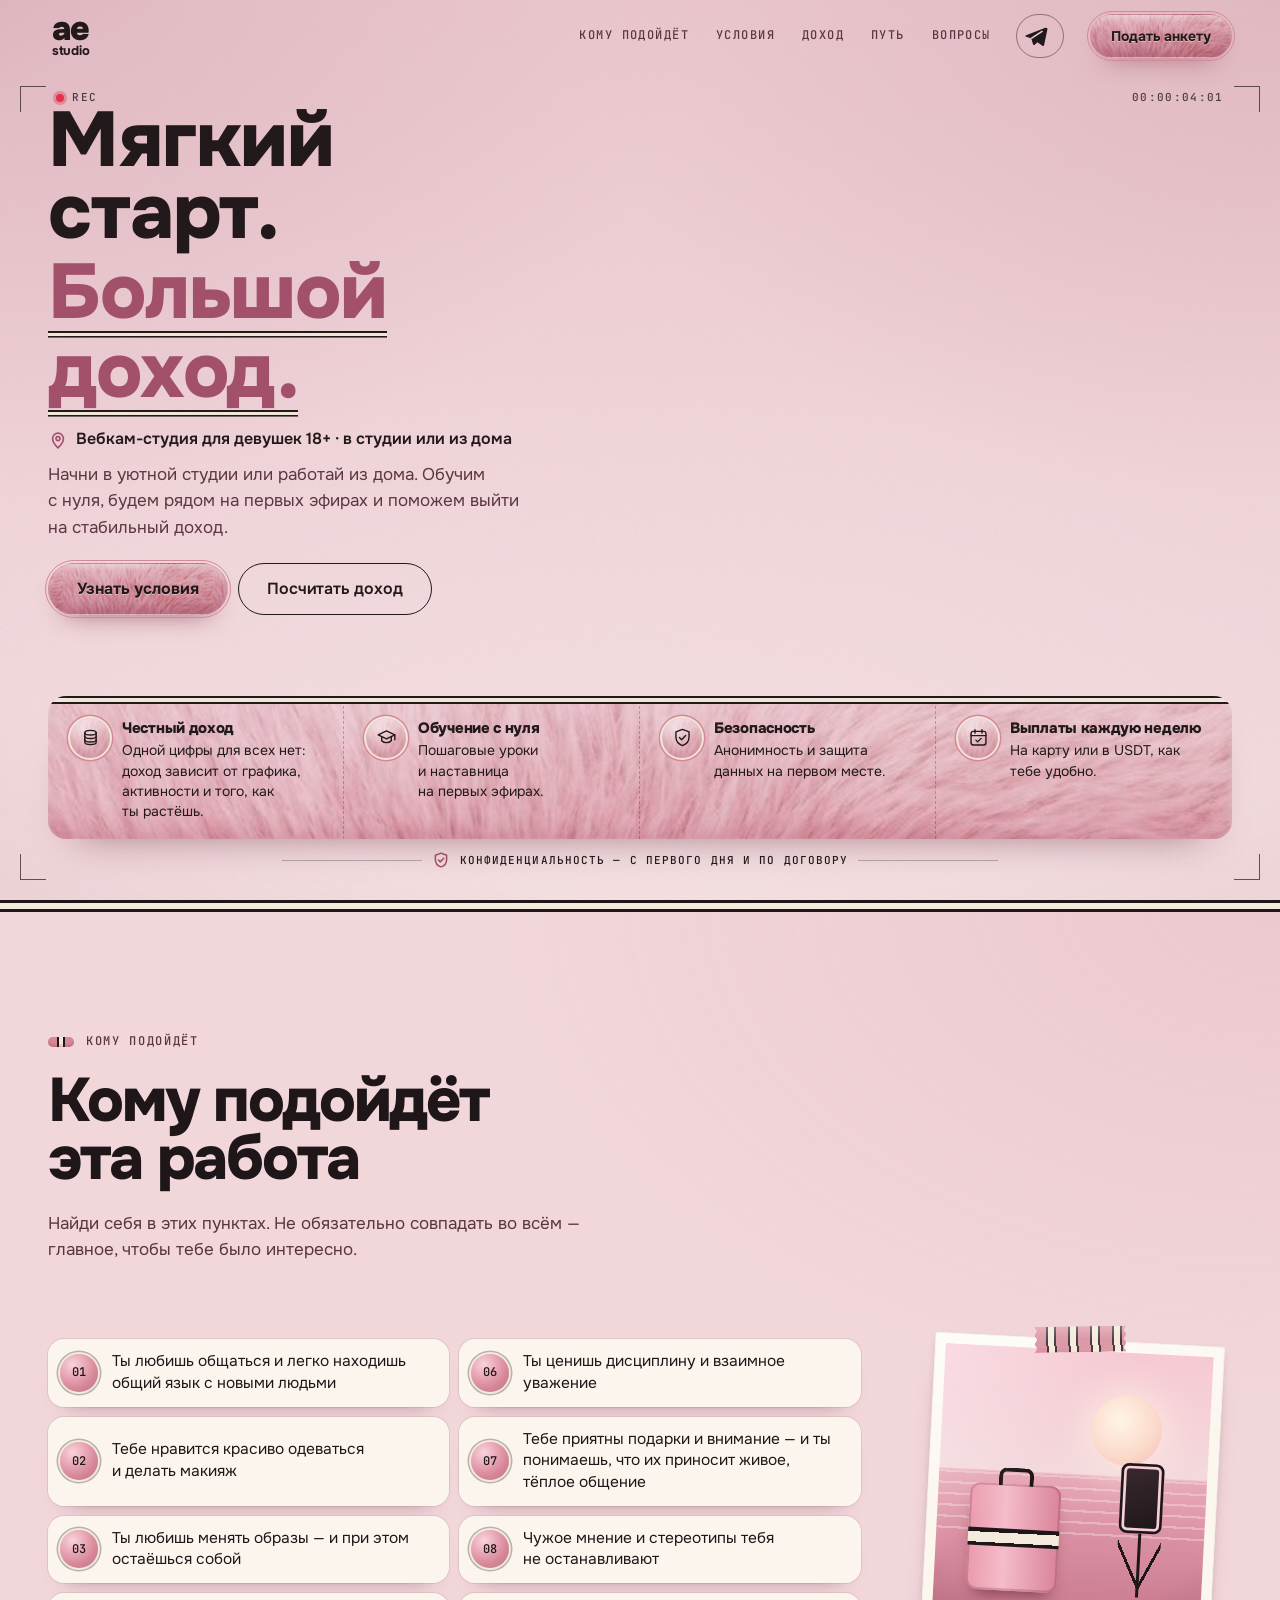
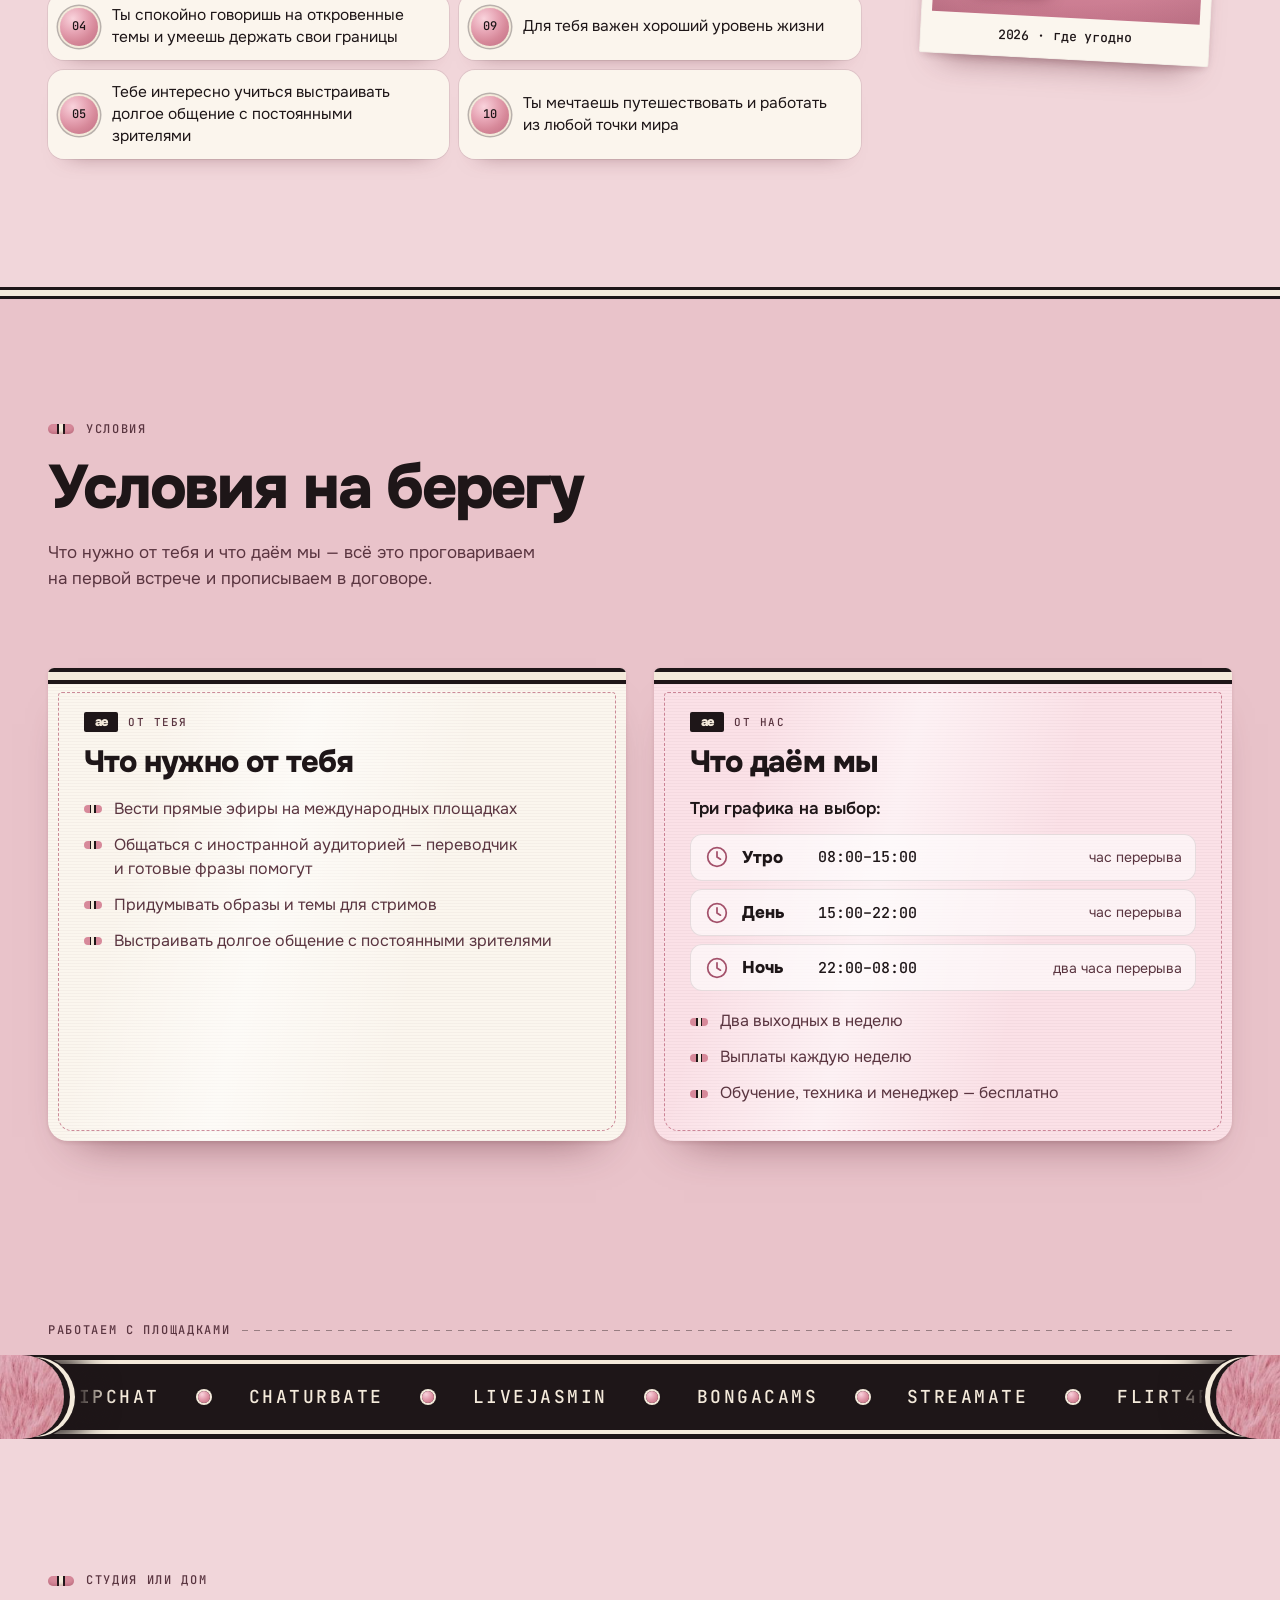
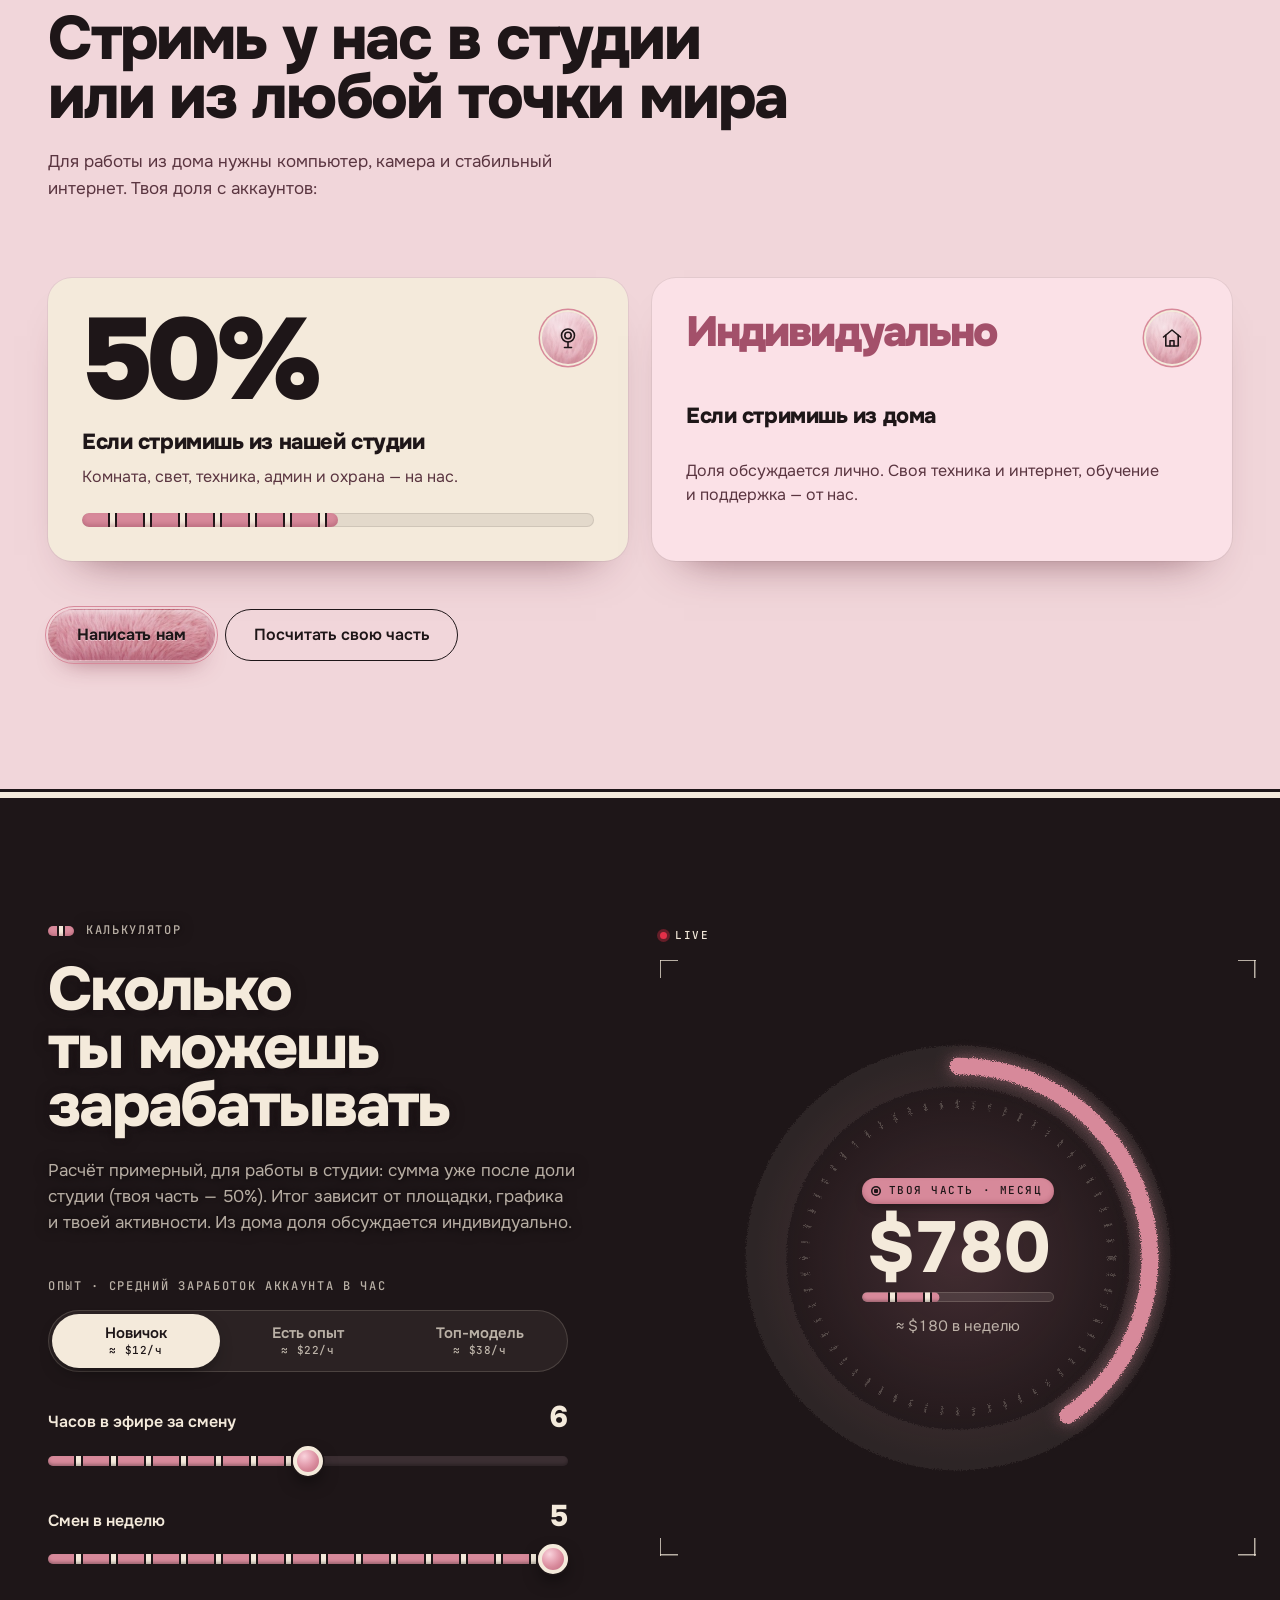
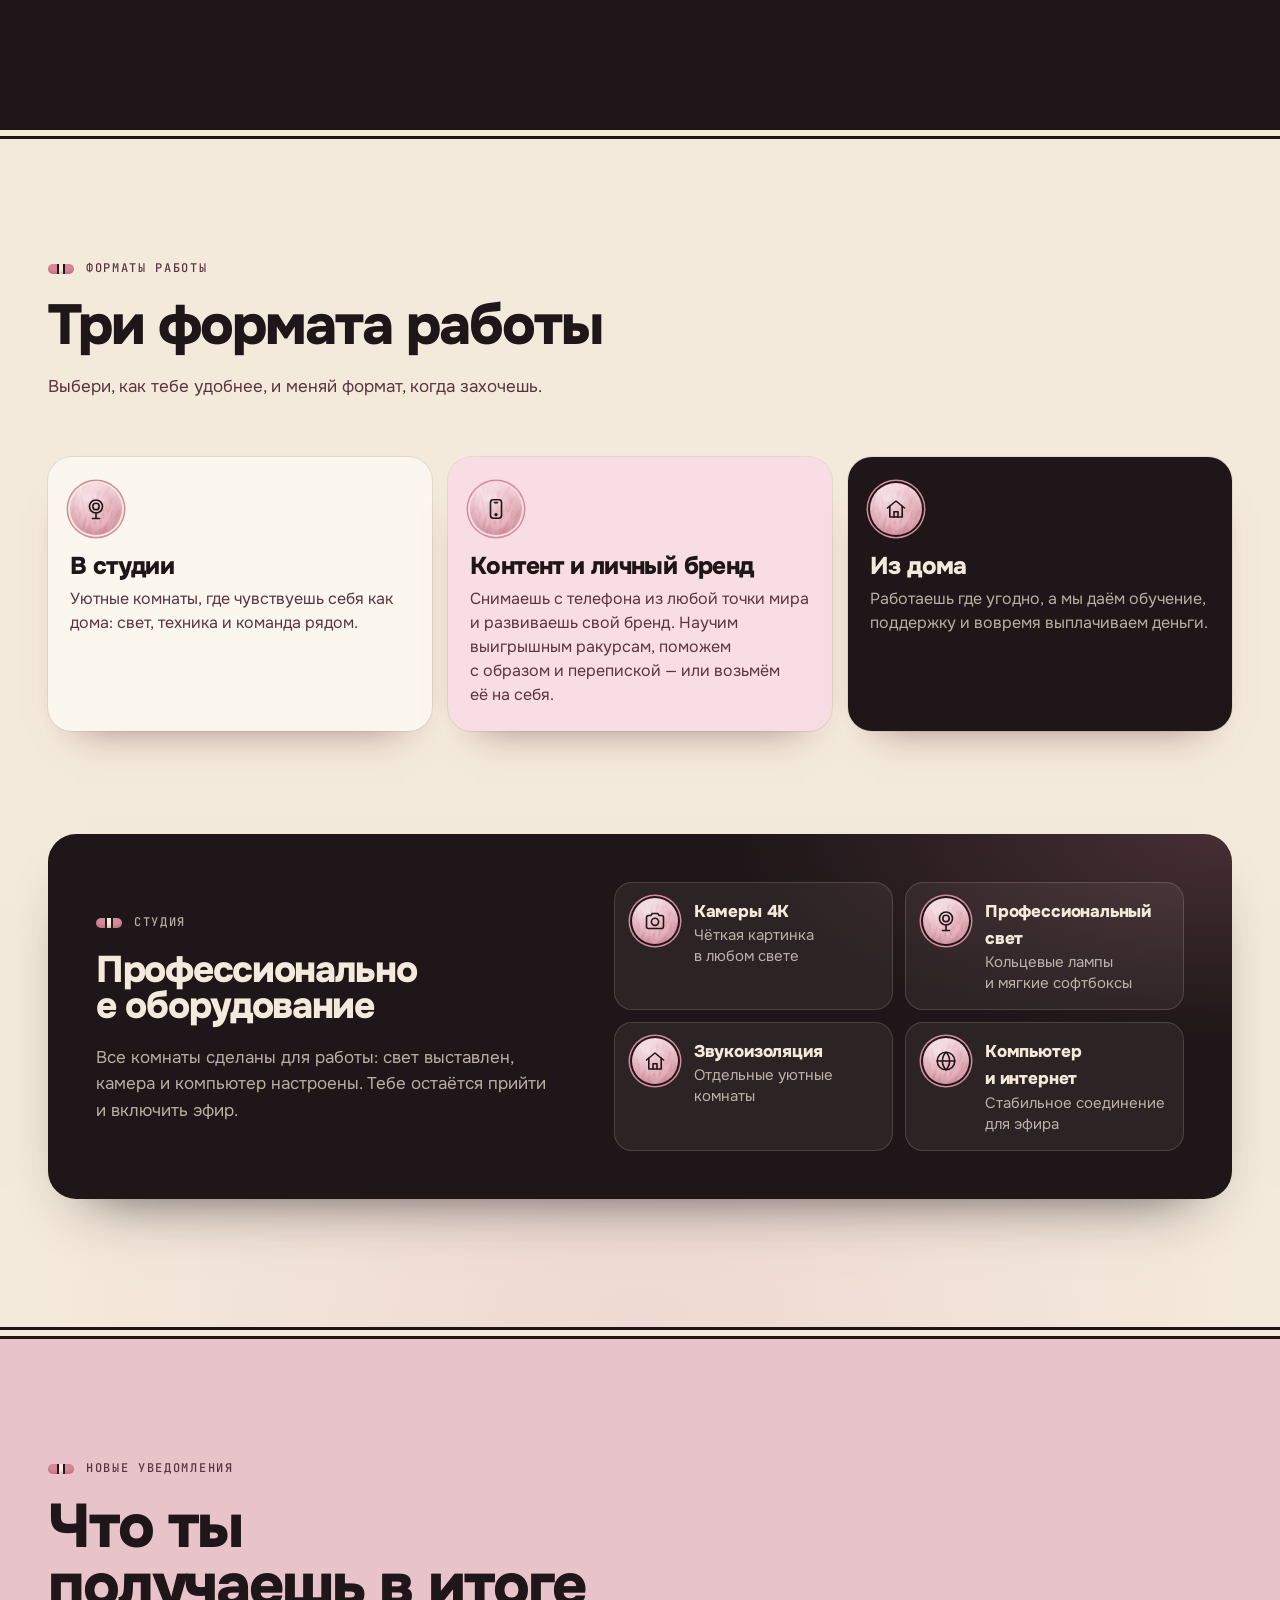
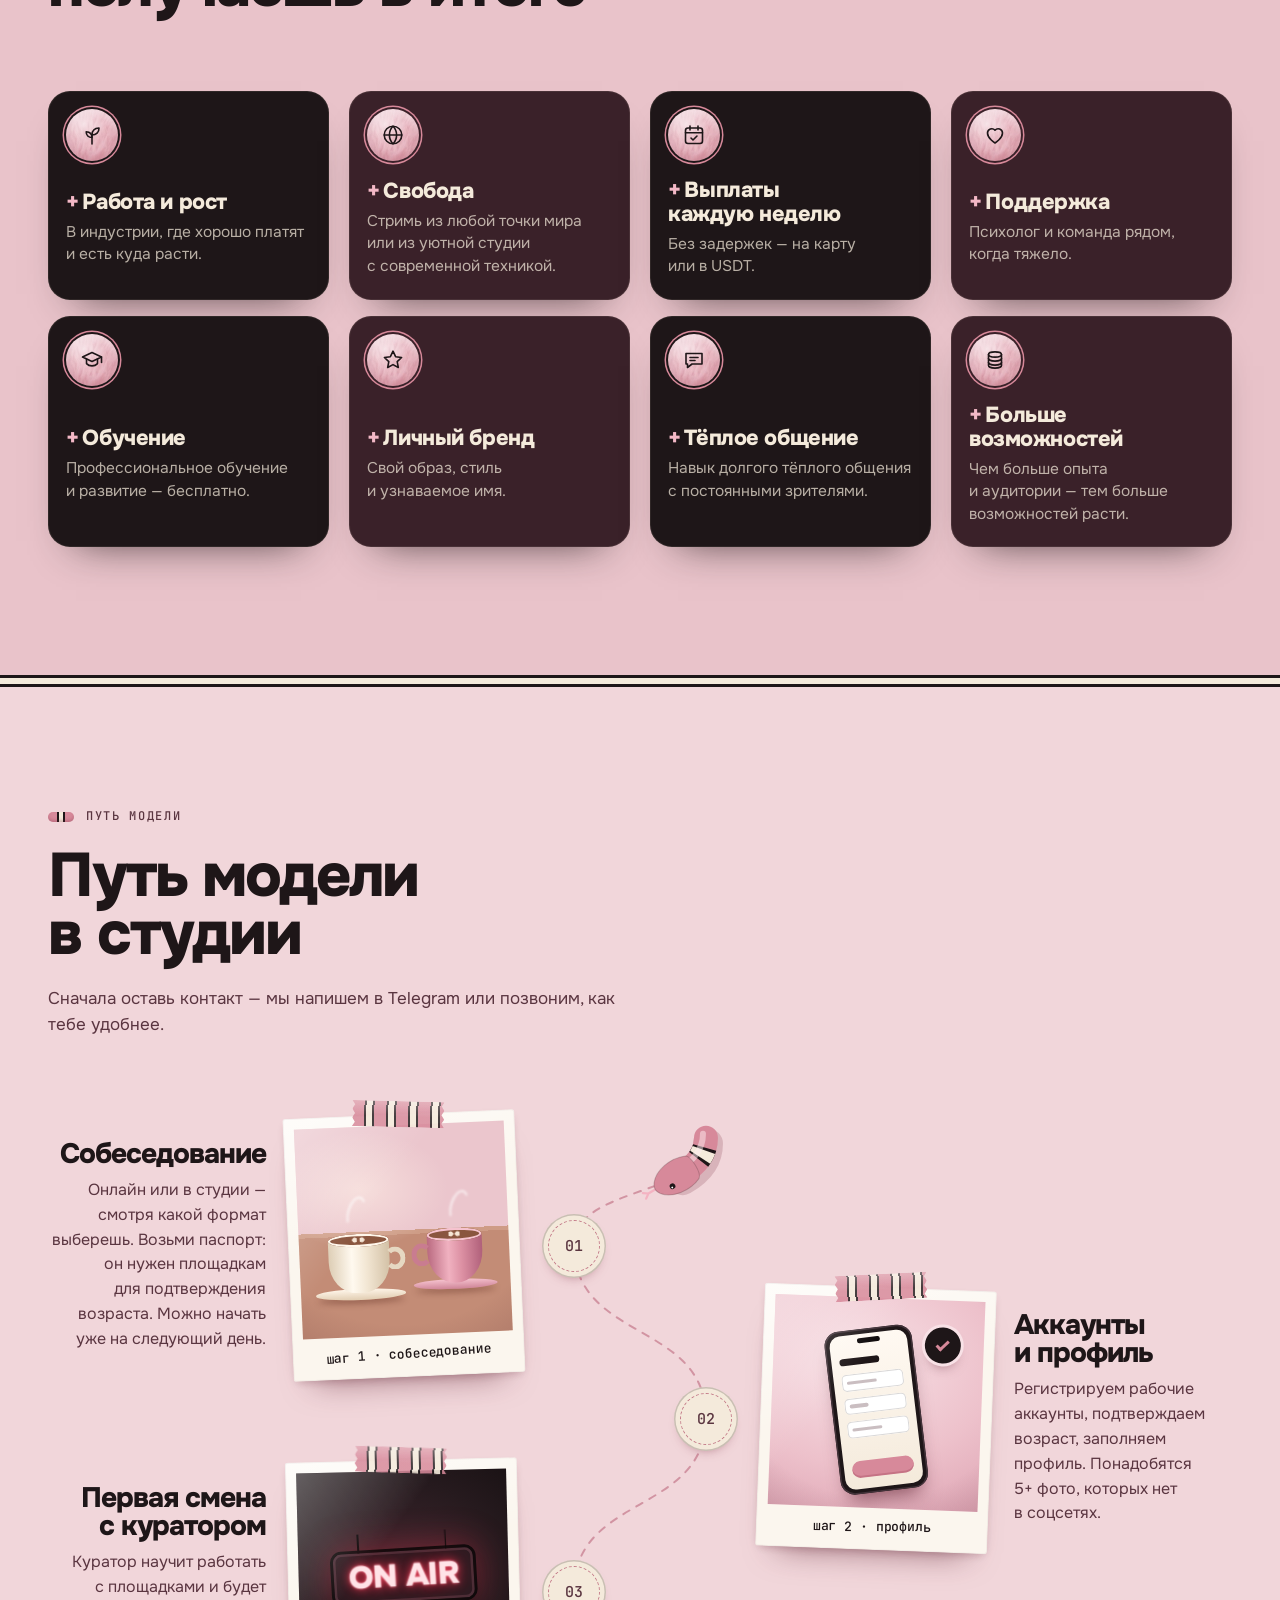
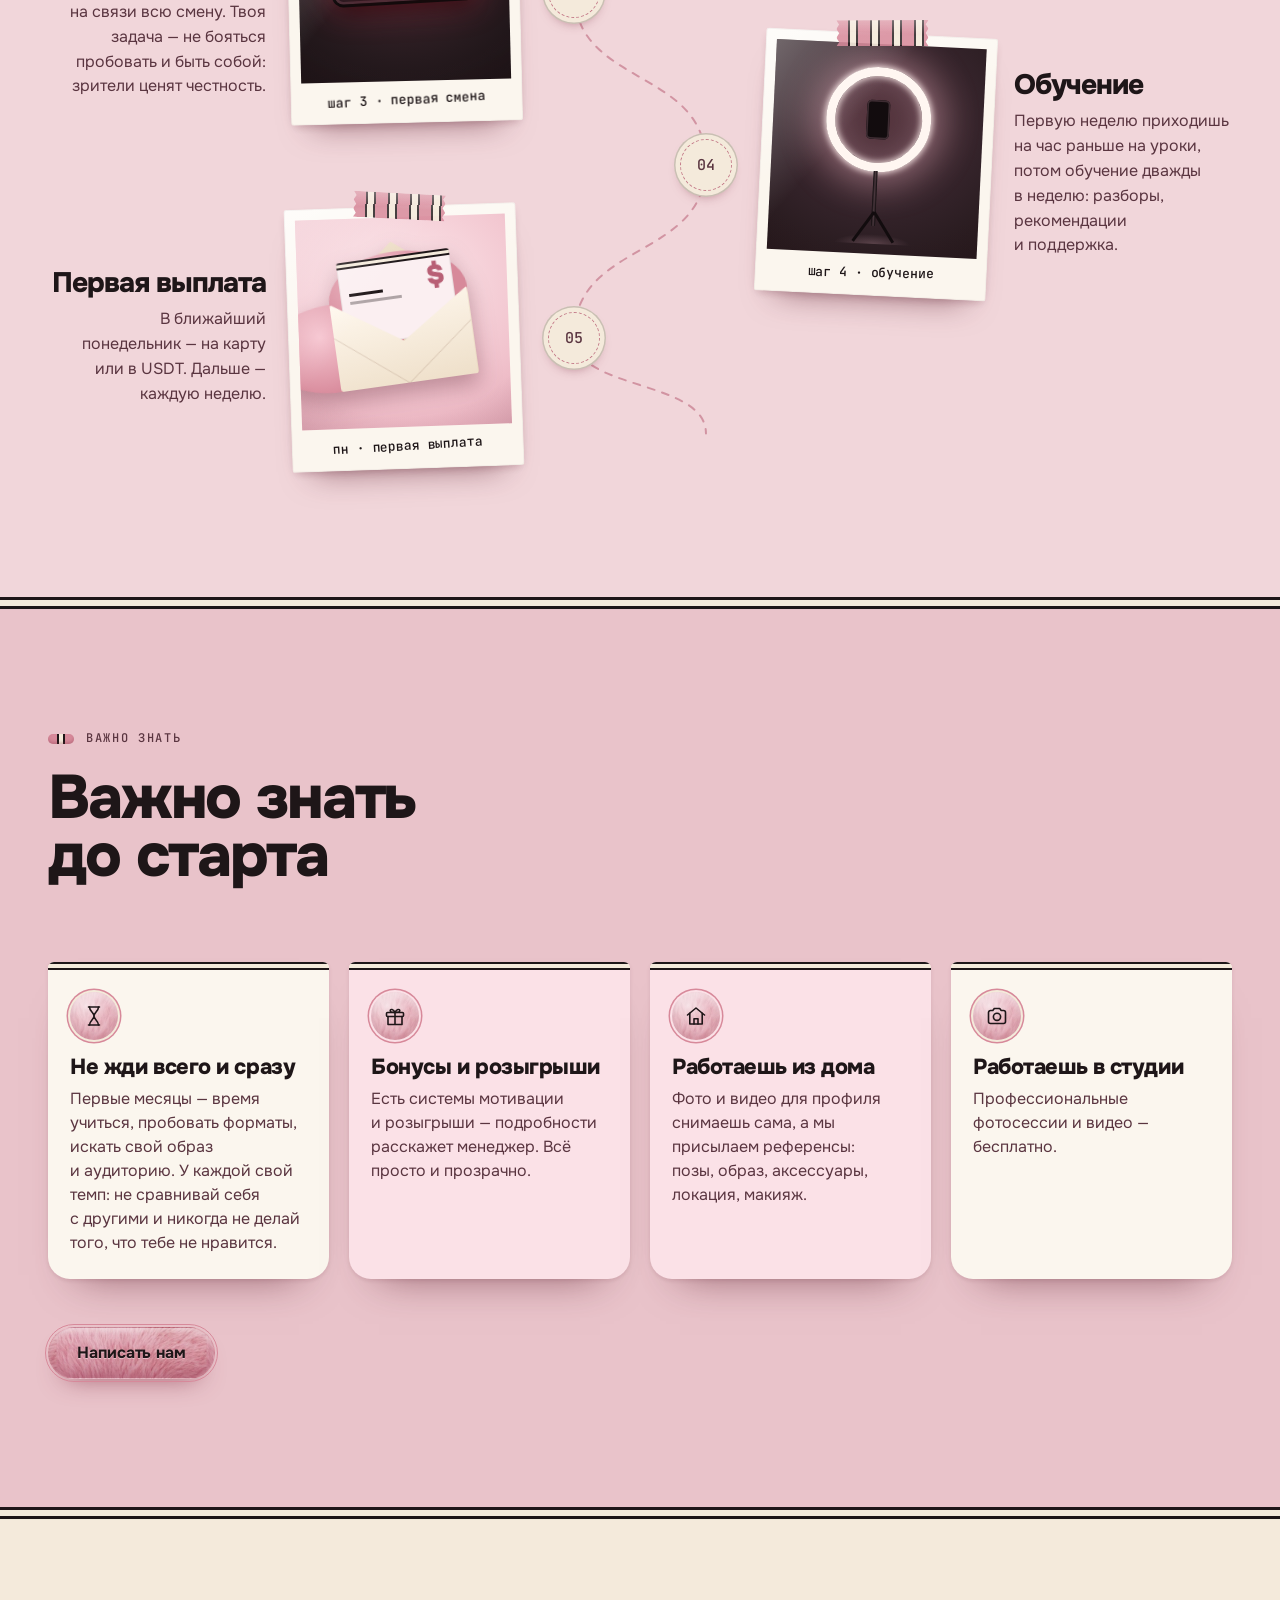
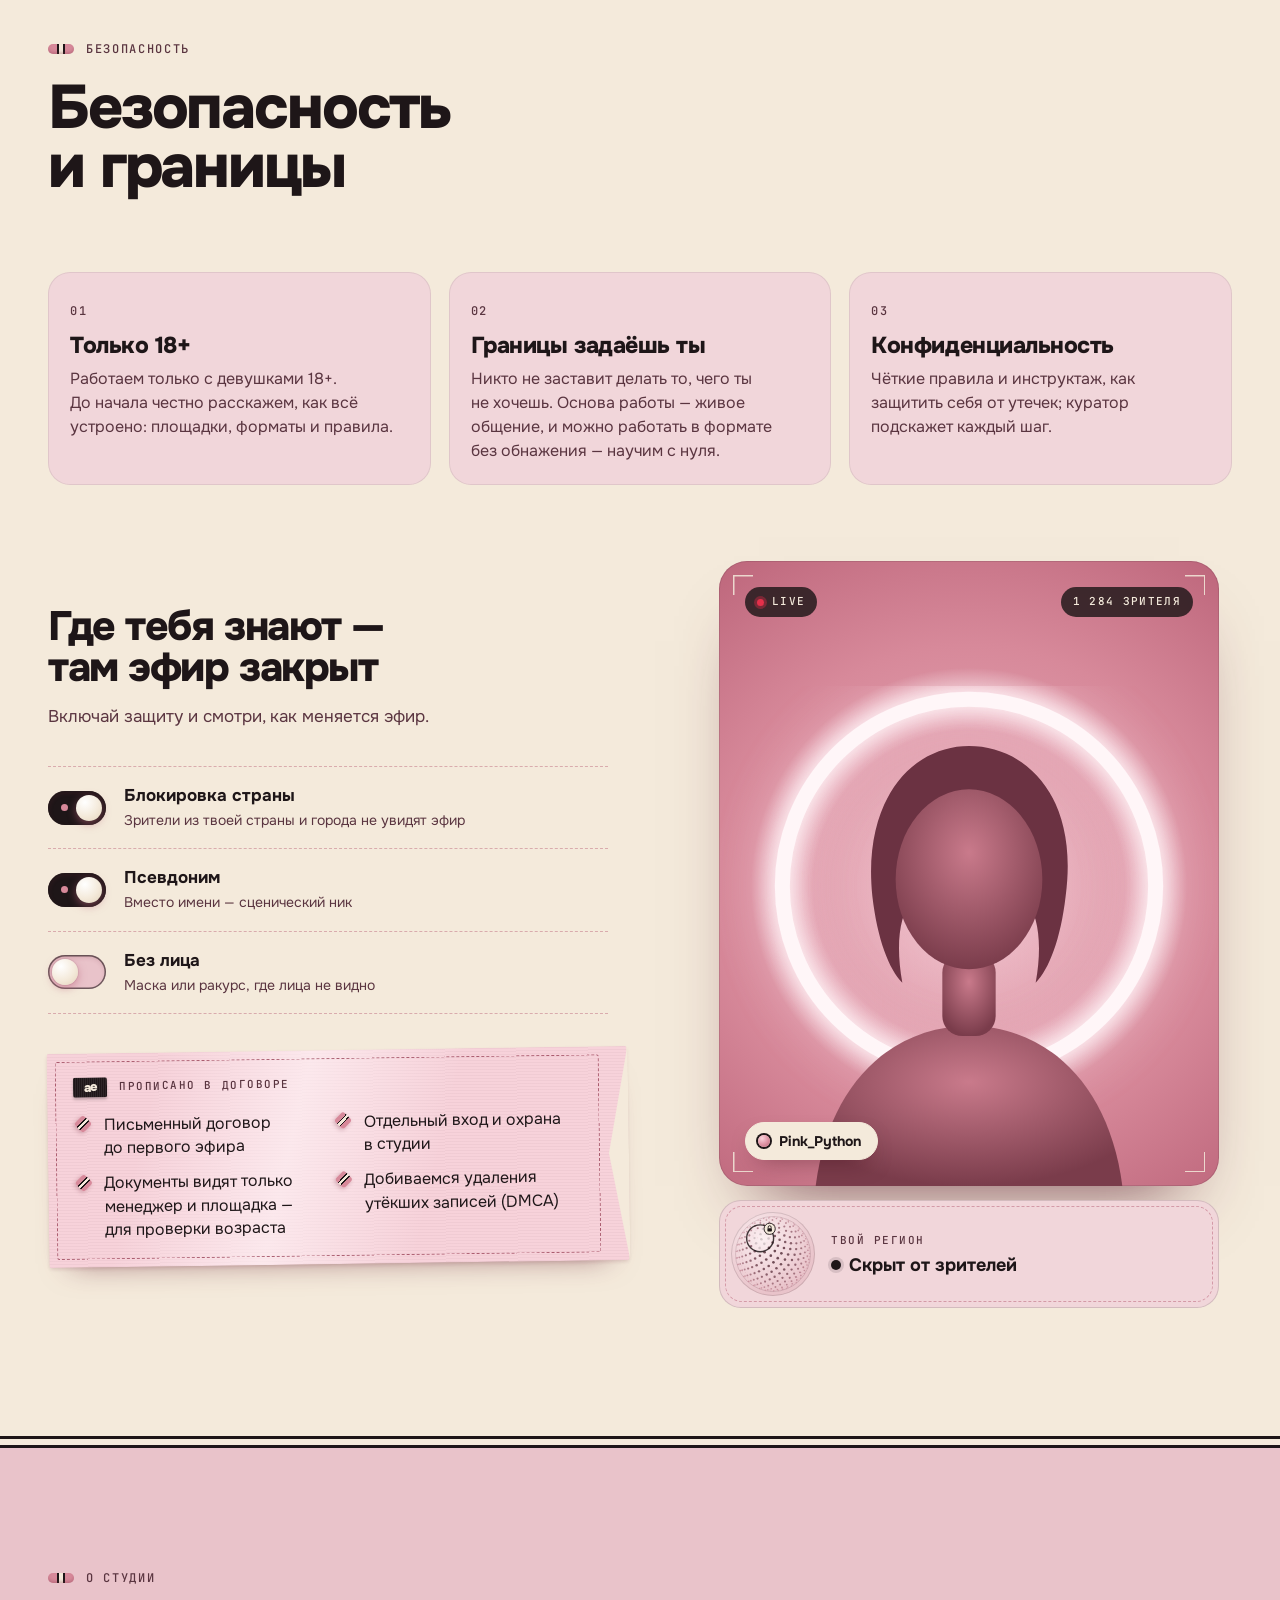
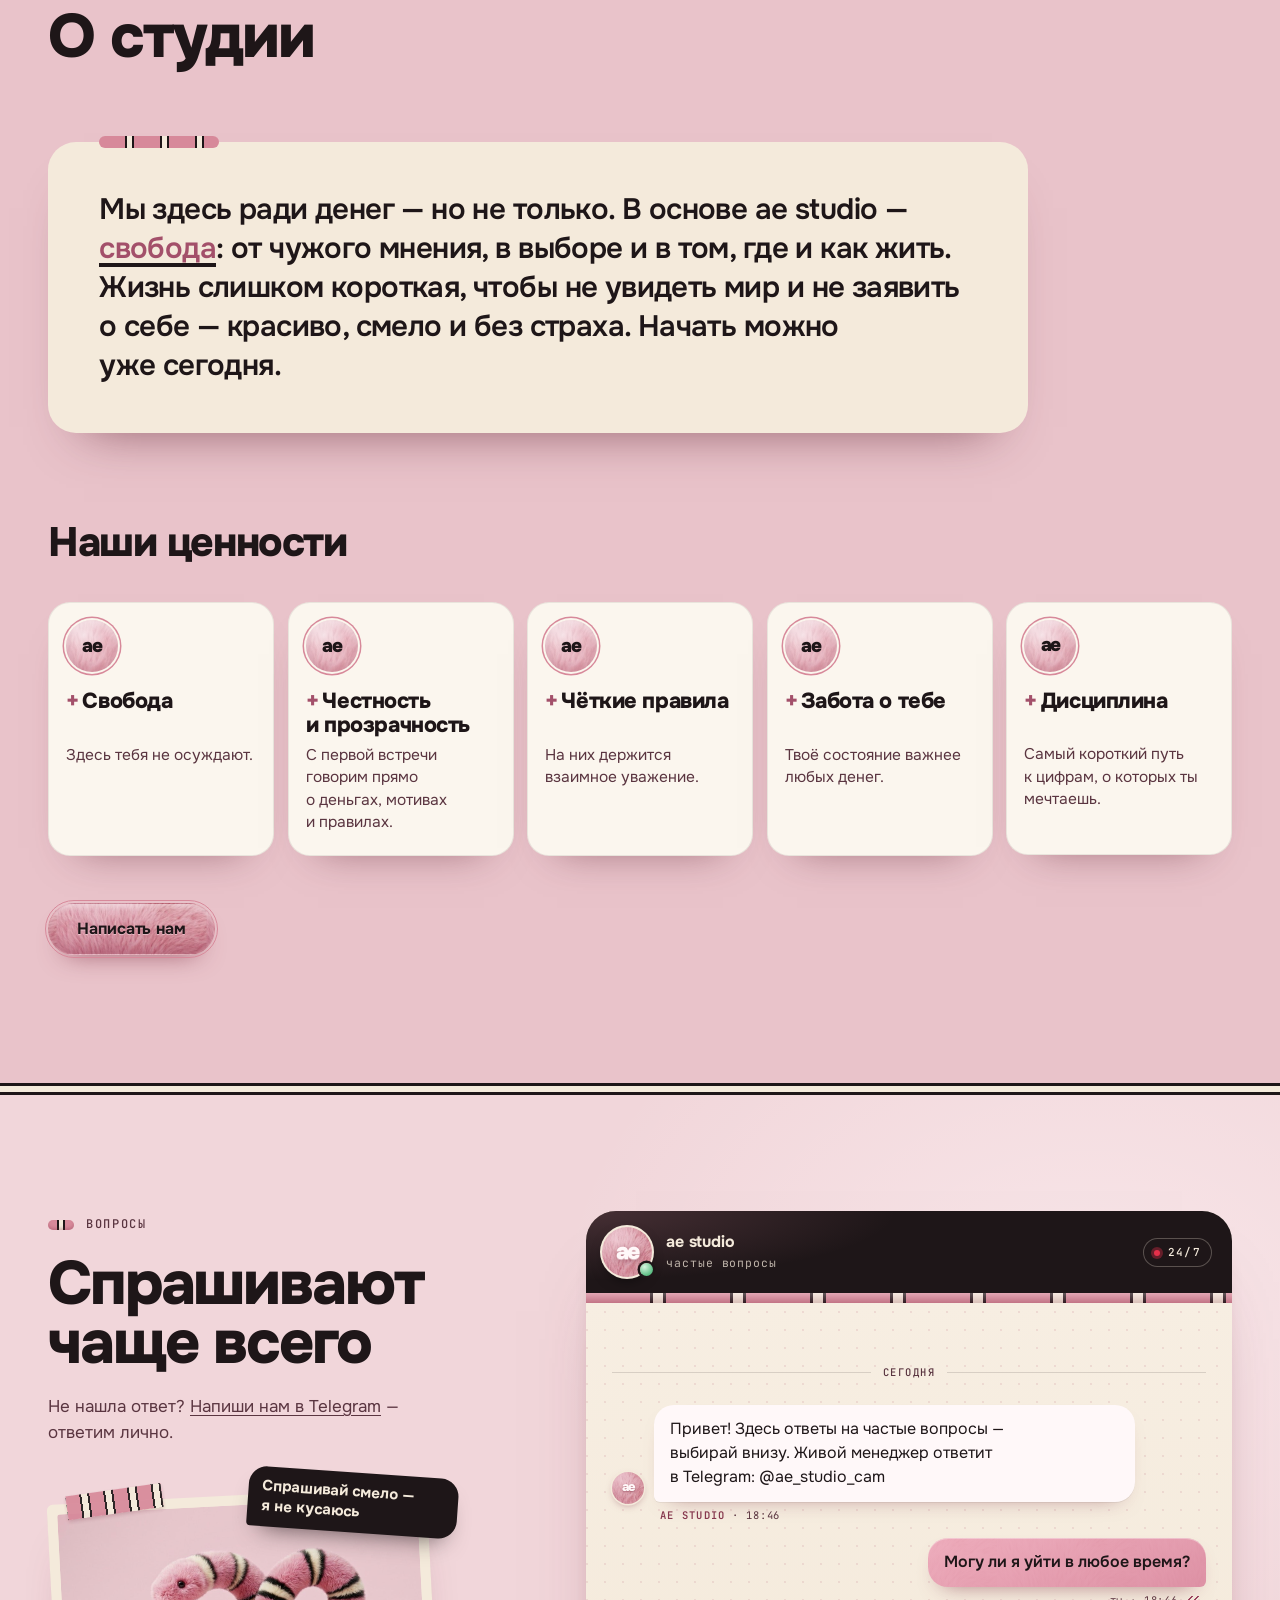
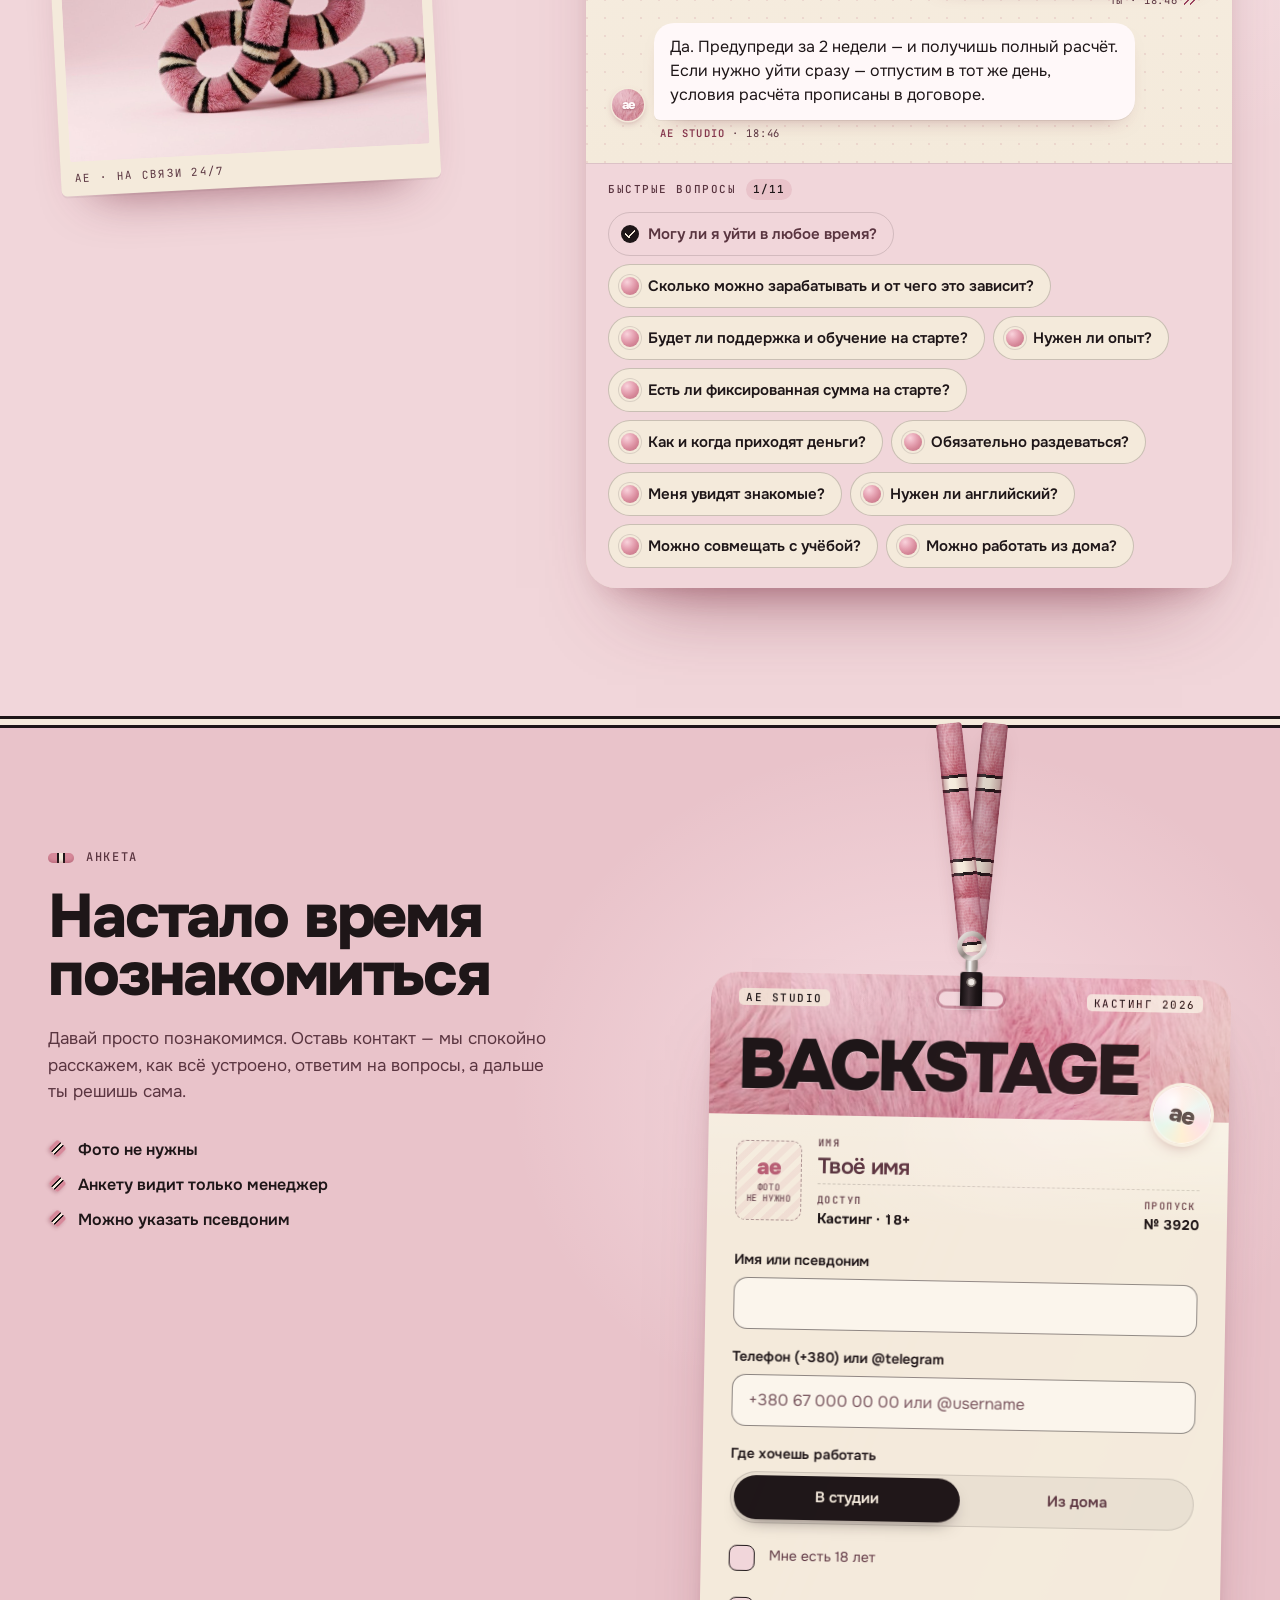
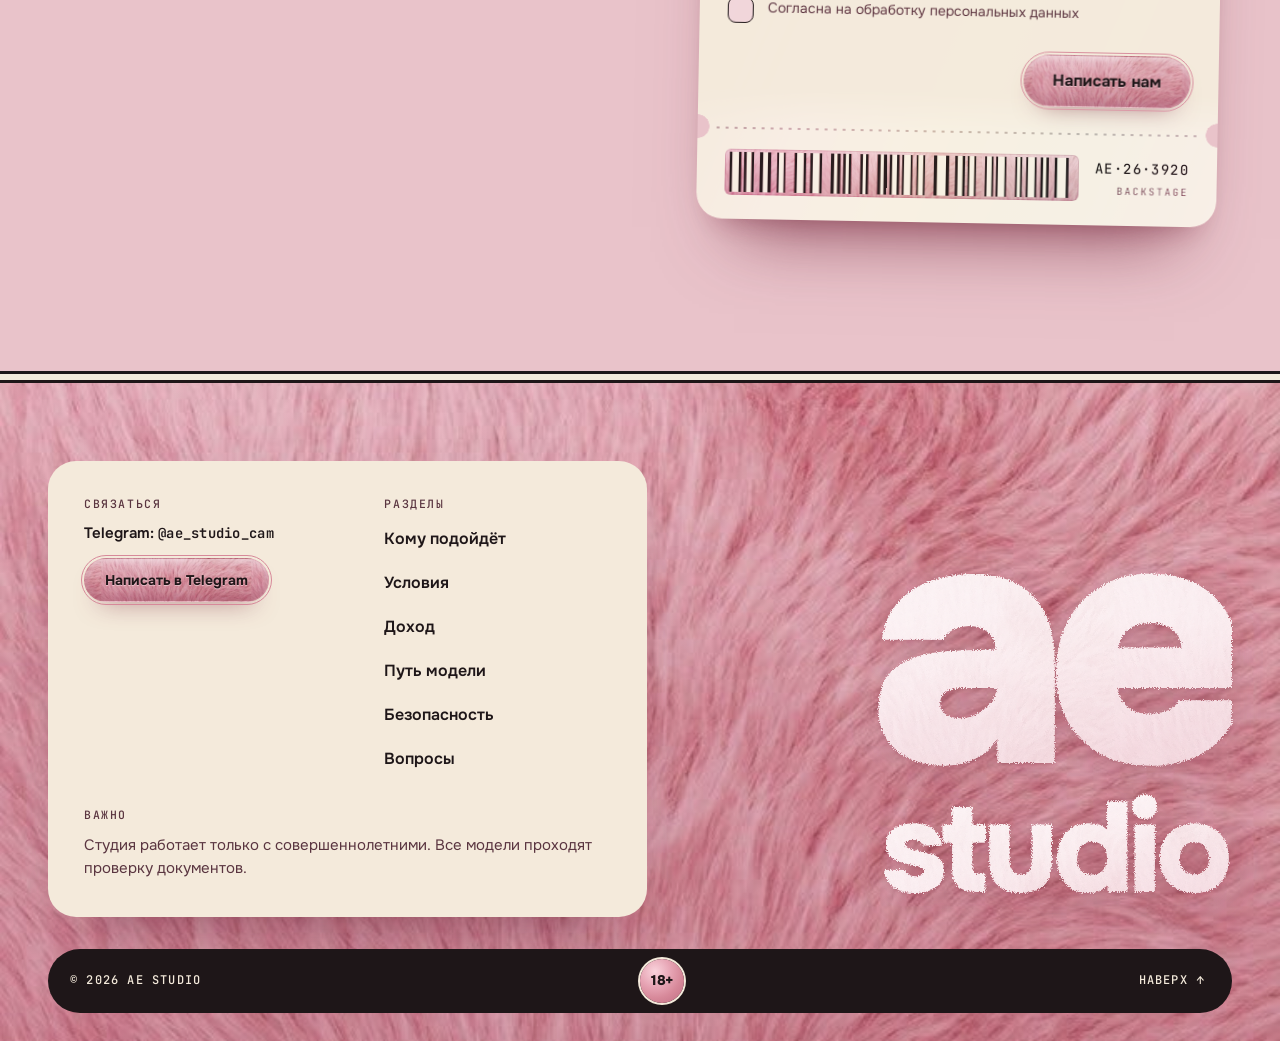
<file: index.html>
<!doctype html>
<html lang="ru">
<head>
<meta charset="utf-8">
<meta name="viewport" content="width=device-width, initial-scale=1, viewport-fit=cover">
<title>ae studio — вебкам-студия</title>
<meta name="description" content="ae studio — вебкам-студия для девушек 18+. В студии или из дома: обучение с нуля, выплаты каждую неделю и защита анонимности.">
<meta name="theme-color" content="#F1D6DA">
<meta property="og:title" content="ae studio — Мягкий старт. Большой доход.">
<meta property="og:description" content="Вебкам-студия для девушек 18+. В студии или из дома. Обучение с нуля, выплаты каждую неделю, защита анонимности.">
<meta property="og:type" content="website">
<meta property="og:image" content="assets/img/snake-ae.jpg">
<link rel="icon" href="assets/img/favicon.svg" type="image/svg+xml">
<link rel="preconnect" href="https://fonts.googleapis.com">
<link rel="preconnect" href="https://fonts.gstatic.com" crossorigin>
<link rel="stylesheet" href="https://fonts.googleapis.com/css2?family=JetBrains+Mono:wght@400;500&family=Onest:wght@400;500;600;700;800;900&display=swap">
<link rel="stylesheet" href="assets/css/style.css">
<link rel="stylesheet" href="assets/css/blocks.css">
<script>
  /* Mark JS as available before first paint; force the intro to finish even if main.js never loads. */
  document.documentElement.classList.add('js');
  setTimeout(function () { document.documentElement.classList.add('is-loaded'); }, 2500);
</script>
</head>
<body>
<a class="skip-link" href="#main">Перейти к содержанию</a>

<!-- "Plush" filter: gives white type the fuzzy fur edge of the ae studio logo (used via CSS filter:url(#plush)) -->
<svg class="svg-defs" width="0" height="0" aria-hidden="true" focusable="false">
  <filter id="plush" x="-8%" y="-8%" width="116%" height="116%" color-interpolation-filters="sRGB">
    <feTurbulence type="fractalNoise" baseFrequency="0.85" numOctaves="2" seed="7" result="noise"/>
    <feDisplacementMap in="SourceGraphic" in2="noise" scale="5" xChannelSelector="R" yChannelSelector="G"/>
  </filter>
</svg>

<!-- Soft "ring light" halo that trails the pointer (desktop only, decorative) -->
<div class="cursor" aria-hidden="true"><span class="cursor__ring"></span><span class="cursor__dot"></span></div>

<!-- Icon sprite: line icons for the plush badges, cards and contact links -->
<svg class="svg-defs" width="0" height="0" aria-hidden="true" focusable="false">
  <symbol id="i-tg" viewBox="0 0 24 24"><path d="M21.2 4.2 2.9 11.3c-.9.4-.9 1.1 0 1.4l4.6 1.4 1.8 5.5c.2.6.4.8.9.8.4 0 .6-.2.9-.5l2.2-2.2 4.6 3.4c.8.5 1.4.2 1.6-.8l3-14.3c.3-1.2-.4-1.7-1.3-1.3Z" fill="currentColor"/><path d="m8 14 9.6-6.2" fill="none" stroke="var(--tg-cut, #F4EADB)" stroke-width="1.4" stroke-linecap="round"/></symbol>
  <symbol id="i-coins" viewBox="0 0 24 24"><ellipse cx="12" cy="6.5" rx="6.5" ry="2.6"/><path d="M5.5 6.5v4c0 1.4 2.9 2.6 6.5 2.6s6.5-1.2 6.5-2.6v-4"/><path d="M5.5 10.5v4c0 1.4 2.9 2.6 6.5 2.6s6.5-1.2 6.5-2.6v-4"/><path d="M5.5 14.5v3c0 1.4 2.9 2.6 6.5 2.6s6.5-1.2 6.5-2.6v-3"/></symbol>
  <symbol id="i-cap" viewBox="0 0 24 24"><path d="m2.5 9 9.5-4.5L21.5 9 12 13.5Z"/><path d="M6.5 11v4.6c1.4 1.5 3.3 2.3 5.5 2.3s4.1-.8 5.5-2.3V11"/><path d="M21.5 9v5.5"/></symbol>
  <symbol id="i-shield" viewBox="0 0 24 24"><path d="M12 2.8 19.5 5.6v5.6c0 4.9-3.2 8.6-7.5 10-4.3-1.4-7.5-5.1-7.5-10V5.6Z"/><path d="m8.6 12.1 2.4 2.4 4.6-4.8"/></symbol>
  <symbol id="i-cal" viewBox="0 0 24 24"><rect x="3.5" y="5" width="17" height="15.5" rx="2.5"/><path d="M3.5 9.8h17M8 3v4M16 3v4"/><path d="m9 15 2 2 4-4"/></symbol>
  <symbol id="i-pin" viewBox="0 0 24 24"><path d="M12 21.5s6.5-6 6.5-11.2a6.5 6.5 0 0 0-13 0C5.5 15.5 12 21.5 12 21.5Z"/><circle cx="12" cy="10.3" r="2.4"/></symbol>
  <symbol id="i-clock" viewBox="0 0 24 24"><circle cx="12" cy="12" r="8.6"/><path d="M12 7.2V12l3.2 2"/></symbol>
  <symbol id="i-home" viewBox="0 0 24 24"><path d="M3.5 11 12 4l8.5 7"/><path d="M5.8 9.3V20h12.4V9.3"/><path d="M10 20v-5.2h4V20"/></symbol>
  <symbol id="i-ring" viewBox="0 0 24 24"><circle cx="12" cy="9.5" r="6.5"/><circle cx="12" cy="9.5" r="3.2"/><path d="M12 16v5.5M8.5 21.5h7"/></symbol>
  <symbol id="i-phone" viewBox="0 0 24 24"><rect x="6.5" y="2.8" width="11" height="18.4" rx="2.6"/><path d="M10.5 5.6h3"/><circle cx="12" cy="17.6" r=".9" fill="currentColor"/></symbol>
  <symbol id="i-globe" viewBox="0 0 24 24"><circle cx="12" cy="12" r="8.8"/><path d="M3.2 12h17.6M12 3.2c2.4 2.4 3.6 5.3 3.6 8.8s-1.2 6.4-3.6 8.8c-2.4-2.4-3.6-5.3-3.6-8.8s1.2-6.4 3.6-8.8Z"/></symbol>
  <symbol id="i-sprout" viewBox="0 0 24 24"><path d="M12 21v-9"/><path d="M12 12c0-4 2.6-6.8 7-7 .1 4.4-2.8 7-7 7Z"/><path d="M12 14.5c0-3.3-2.2-5.6-5.8-5.8-.1 3.6 2.3 5.8 5.8 5.8Z"/></symbol>
  <symbol id="i-gift" viewBox="0 0 24 24"><rect x="3.5" y="8.5" width="17" height="4" rx="1"/><path d="M5 12.5v8h14v-8M12 8.5v12"/><path d="M12 8.5C10.6 5.2 7.2 4.6 7.2 6.8c0 1.3 1.8 1.7 4.8 1.7ZM12 8.5c1.4-3.3 4.8-3.9 4.8-1.7 0 1.3-1.8 1.7-4.8 1.7Z"/></symbol>
  <symbol id="i-camera" viewBox="0 0 24 24"><path d="M3.5 8.5c0-1.1.9-2 2-2h2.3L9.3 4.5h5.4l1.5 2h2.3c1.1 0 2 .9 2 2v9c0 1.1-.9 2-2 2h-13c-1.1 0-2-.9-2-2Z"/><circle cx="12" cy="12.8" r="3.6"/></symbol>
  <symbol id="i-hourglass" viewBox="0 0 24 24"><path d="M6.5 3h11M6.5 21h11"/><path d="M7.5 3c0 4.3 4.5 5.6 4.5 9s-4.5 4.7-4.5 9M16.5 3c0 4.3-4.5 5.6-4.5 9s4.5 4.7 4.5 9"/></symbol>
  <symbol id="i-heart" viewBox="0 0 24 24"><path d="M12 20s-7.5-4.6-7.5-10.1A4.3 4.3 0 0 1 12 7.2a4.3 4.3 0 0 1 7.5 2.7C19.5 15.4 12 20 12 20Z"/></symbol>
  <symbol id="i-chat" viewBox="0 0 24 24"><path d="M4 5.5h16v10.5H10l-4.5 3.5V16H4Z"/><path d="M8 9.5h8M8 12.5h5"/></symbol>
  <symbol id="i-star" viewBox="0 0 24 24"><path d="m12 3.2 2.6 5.5 6 .8-4.4 4.1 1.1 5.9L12 16.6l-5.3 2.9 1.1-5.9-4.4-4.1 6-.8Z"/></symbol>
  <symbol id="i-check" viewBox="0 0 24 24"><path d="m5 12.5 4.5 4.5L19 7.5"/></symbol>
</svg>

<header class="nav" data-nav>
  <div class="nav__inner container">
    <a class="logo" href="#top" aria-label="ae studio — на главную">
      <span class="logo__ae" aria-hidden="true">ae</span>
      <span class="logo__studio" aria-hidden="true">studio</span>
    </a>
    <nav class="nav__links" aria-label="Основная навигация">
      <a href="#fit" data-nav-link>Кому подойдёт</a>
      <a href="#conditions" data-nav-link>Условия</a>
      <a href="#income" data-nav-link>Доход</a>
      <a href="#path" data-nav-link>Путь</a>
      <a href="#faq" data-nav-link>Вопросы</a>
    </nav>
    <a class="nav__tg" href="https://t.me/ae_studio_cam" target="_blank" rel="noopener" aria-label="Написать в Telegram">
      <svg class="nav__tg-icon" aria-hidden="true" focusable="false"><use href="#i-tg"/></svg><span class="nav__tg-text" aria-hidden="true">Написать в&nbsp;Telegram</span>
    </a>
    <a class="btn btn--light btn--small nav__cta" href="#apply" data-magnetic>Подать анкету</a>
    <button class="nav__burger" type="button" aria-expanded="false" aria-controls="mobile-menu" data-menu-toggle>
      <span class="nav__burger-line"></span><span class="nav__burger-line"></span>
      <span class="sr-only">Открыть меню</span>
    </button>
  </div>
</header>

<div class="mobile-menu" id="mobile-menu" data-menu hidden>
  <nav class="mobile-menu__nav container" aria-label="Мобильная навигация">
    <a href="#fit" data-menu-link>Кому подойдёт</a>
    <a href="#conditions" data-menu-link>Условия</a>
    <a href="#income" data-menu-link>Доход</a>
    <a href="#path" data-menu-link>Путь</a>
    <a href="#faq" data-menu-link>Вопросы</a>
    <a class="btn btn--light" href="#apply" data-menu-link>Подать анкету</a>
    <a class="btn btn--ghost" href="https://t.me/ae_studio_cam" target="_blank" rel="noopener" data-menu-link>Написать в&nbsp;Telegram</a>
  </nav>
</div>

<!-- Floating plush Telegram button (hidden over the form and the footer; main.js initFloatTg) -->
<a class="float-tg" href="https://t.me/ae_studio_cam" target="_blank" rel="noopener" aria-label="Написать нам в Telegram" data-float-tg>
  <svg aria-hidden="true" focusable="false"><use href="#i-tg"/></svg>
</a>

<main id="main" tabindex="-1">

  <!-- Page-level snake layer: fixed canvas between section backgrounds and content.
       The snake writes the logo in the hero, then travels down the page with scroll to the income gauge.
       Sections between the hero and #income must not create a stacking context (see style.css, SNAKE LAYER). -->
  <canvas class="snake-layer" data-snake-canvas aria-hidden="true"></canvas>

  <!-- ============ 1. HERO: snake logo + offer + four perks ============ -->
  <section class="hero" id="top" data-hero aria-labelledby="hero-title">
    <div class="hero__vignette" aria-hidden="true"></div>
    <p class="hero__studio" aria-hidden="true">studio</p>

    <div class="viewfinder" aria-hidden="true">
      <span class="vf-corner vf-corner--tl"></span>
      <span class="vf-corner vf-corner--tr"></span>
      <span class="vf-corner vf-corner--bl"></span>
      <span class="vf-corner vf-corner--br"></span>
      <div class="vf-top">
        <span class="vf-rec"><span class="rec-dot"></span>REC</span>
        <span class="vf-timecode" data-timecode>00:00:00:00</span>
      </div>
    </div>

    <div class="hero__content container">
      <div class="hero__copy">
      <h1 class="hero__title" id="hero-title">
        <span class="line"><span>Мягкий старт.</span></span>
        <span class="line line--accent"><span>Большой доход.</span></span>
      </h1>
      <p class="hero__where"><svg class="ico" aria-hidden="true" focusable="false"><use href="#i-pin"/></svg>Вебкам-студия для&nbsp;девушек 18+&nbsp;· в&nbsp;студии или из&nbsp;дома</p>
      <p class="hero__lead">Начни в&nbsp;уютной студии или работай из&nbsp;дома. Обучим с&nbsp;нуля, будем рядом на&nbsp;первых эфирах и&nbsp;поможем выйти на&nbsp;стабильный доход.</p>
      <div class="hero__actions">
        <a class="btn btn--light" href="#conditions" data-magnetic>Узнать условия</a>
        <a class="btn btn--ghost" href="#income" data-magnetic>Посчитать доход</a>
      </div>
      </div>

      <div class="hero__perks">
        <ul class="perks">
          <li class="perk">
            <span class="perk__icon" aria-hidden="true"><svg class="ico"><use href="#i-coins"/></svg></span>
            <p class="perk__title">Честный доход</p>
            <p class="perk__text">Одной цифры для&nbsp;всех нет: доход зависит от&nbsp;графика, активности и&nbsp;того, как ты растёшь.</p>
          </li>
          <li class="perk">
            <span class="perk__icon" aria-hidden="true"><svg class="ico"><use href="#i-cap"/></svg></span>
            <p class="perk__title">Обучение с&nbsp;нуля</p>
            <p class="perk__text">Пошаговые уроки и&nbsp;наставница на&nbsp;первых эфирах.</p>
          </li>
          <li class="perk">
            <span class="perk__icon" aria-hidden="true"><svg class="ico"><use href="#i-shield"/></svg></span>
            <p class="perk__title">Безопасность</p>
            <p class="perk__text">Анонимность и&nbsp;защита данных на&nbsp;первом месте.</p>
          </li>
          <li class="perk">
            <span class="perk__icon" aria-hidden="true"><svg class="ico"><use href="#i-cal"/></svg></span>
            <!-- ⚑ payout schedule: confirm with the studio (same wording everywhere) -->
            <p class="perk__title">Выплаты каждую неделю</p>
            <p class="perk__text">На&nbsp;карту или в&nbsp;USDT, как тебе удобно.</p>
          </li>
        </ul>
        <p class="hero__trust"><svg class="ico" aria-hidden="true" focusable="false"><use href="#i-shield"/></svg>Конфиденциальность&nbsp;— с&nbsp;первого дня и&nbsp;по&nbsp;договору</p>
      </div>
    </div>
  </section>

  <!-- ============ 2. FIT: «Кому подойдёт» — ten numbered cards + a polaroid ============ -->
  <section class="section fit" id="fit" aria-labelledby="fit-title">
    <div class="container">
      <header class="section-head" data-reveal>
        <p class="eyebrow">Кому подойдёт</p>
        <h2 class="section-title" id="fit-title">Кому подойдёт эта работа</h2>
        <p class="section-lead">Найди себя в&nbsp;этих пунктах. Не&nbsp;обязательно совпадать во&nbsp;всём&nbsp;— главное, чтобы тебе было интересно.</p>
      </header>

      <div class="fit__grid">
        <div class="fit__list" data-reveal>
          <ol class="checks">
            <li class="fit-card"><span class="fit-card__no" aria-hidden="true">01</span><span class="fit-card__text">Ты любишь общаться и&nbsp;легко находишь общий язык с&nbsp;новыми людьми</span></li>
            <li class="fit-card"><span class="fit-card__no" aria-hidden="true">02</span><span class="fit-card__text">Тебе нравится красиво одеваться и&nbsp;делать макияж</span></li>
            <li class="fit-card"><span class="fit-card__no" aria-hidden="true">03</span><span class="fit-card__text">Ты любишь менять образы&nbsp;— и&nbsp;при этом остаёшься собой</span></li>
            <li class="fit-card"><span class="fit-card__no" aria-hidden="true">04</span><span class="fit-card__text">Ты спокойно говоришь на&nbsp;откровенные темы и&nbsp;умеешь держать свои границы</span></li>
            <li class="fit-card"><span class="fit-card__no" aria-hidden="true">05</span><span class="fit-card__text">Тебе интересно учиться выстраивать долгое общение с&nbsp;постоянными зрителями</span></li>
            <li class="fit-card"><span class="fit-card__no" aria-hidden="true">06</span><span class="fit-card__text">Ты ценишь дисциплину и&nbsp;взаимное уважение</span></li>
            <li class="fit-card"><span class="fit-card__no" aria-hidden="true">07</span><span class="fit-card__text">Тебе приятны подарки и&nbsp;внимание&nbsp;— и&nbsp;ты понимаешь, что их&nbsp;приносит живое, тёплое общение</span></li>
            <li class="fit-card"><span class="fit-card__no" aria-hidden="true">08</span><span class="fit-card__text">Чужое мнение и&nbsp;стереотипы тебя не&nbsp;останавливают</span></li>
            <li class="fit-card"><span class="fit-card__no" aria-hidden="true">09</span><span class="fit-card__text">Для тебя важен хороший уровень жизни</span></li>
            <li class="fit-card"><span class="fit-card__no" aria-hidden="true">10</span><span class="fit-card__text">Ты мечтаешь путешествовать и&nbsp;работать из&nbsp;любой точки мира</span></li>
          </ol>
        </div>

        <aside class="fit__side" data-reveal style="--i:1">
          <figure class="snap snap--trip fit__snap" aria-hidden="true">
            <span class="snap__tape"></span>
            <span class="snap__shot">
              <span class="art-sun"></span>
              <span class="art-sea"></span>
              <span class="art-case"><span class="art-case__band"></span></span>
              <span class="art-tripod-phone"></span>
            </span>
            <figcaption class="snap__cap">2026 · где&nbsp;угодно</figcaption>
          </figure>
        </aside>
      </div>
    </div>
  </section>

  <!-- ============ 3. CONDITIONS: two cream care-labels with a snake-band seam ============ -->
  <section class="section conditions" id="conditions" aria-labelledby="conditions-title">
    <div class="container">
      <header class="section-head" data-reveal>
        <p class="eyebrow">Условия</p>
        <h2 class="section-title" id="conditions-title">Условия на&nbsp;берегу</h2>
        <p class="section-lead">Что нужно от&nbsp;тебя и&nbsp;что даём мы&nbsp;— всё это проговариваем на&nbsp;первой встрече и&nbsp;прописываем в&nbsp;договоре.</p>
      </header>

      <div class="terms">
        <article class="term" data-reveal>
          <span class="term__seam" aria-hidden="true"></span>
          <p class="term__kicker" aria-hidden="true"><span class="term__brand">ae</span>от тебя</p>
          <h3 class="term__title">Что нужно от&nbsp;тебя</h3>
          <ul class="term__list">
            <li>Вести прямые эфиры на&nbsp;международных площадках</li>
            <li>Общаться с&nbsp;иностранной аудиторией&nbsp;— переводчик и&nbsp;готовые фразы помогут</li>
            <li>Придумывать образы и&nbsp;темы для&nbsp;стримов</li>
            <li>Выстраивать долгое общение с&nbsp;постоянными зрителями</li>
          </ul>
        </article>
        <article class="term term--pink" data-reveal style="--i:1">
          <span class="term__seam" aria-hidden="true"></span>
          <p class="term__kicker" aria-hidden="true"><span class="term__brand">ae</span>от нас</p>
          <h3 class="term__title">Что даём мы</h3>
          <!-- ⚑ shifts, days off and payout day: confirm with the studio (also in FAQ and the calculator) -->
          <p class="term__sub">Три графика на&nbsp;выбор:</p>
          <ul class="shifts">
            <li><svg class="ico" aria-hidden="true" focusable="false"><use href="#i-clock"/></svg><span class="shifts__name">Утро</span><span class="shifts__time">08:00–15:00</span><span class="shifts__note">час перерыва</span></li>
            <li><svg class="ico" aria-hidden="true" focusable="false"><use href="#i-clock"/></svg><span class="shifts__name">День</span><span class="shifts__time">15:00–22:00</span><span class="shifts__note">час перерыва</span></li>
            <li><svg class="ico" aria-hidden="true" focusable="false"><use href="#i-clock"/></svg><span class="shifts__name">Ночь</span><span class="shifts__time">22:00–08:00</span><span class="shifts__note">два часа перерыва</span></li>
          </ul>
          <ul class="term__list">
            <li>Два выходных в&nbsp;неделю</li>
            <li>Выплаты каждую неделю</li>
            <li>Обучение, техника и&nbsp;менеджер&nbsp;— бесплатно</li>
          </ul>
        </article>
      </div>
    </div>
  </section>

  <!-- ============ 4. PLATFORMS: the ink marquee (names as text, no third-party logos) ============ -->
  <!-- ⚑ platform list: confirm with the studio (OnlyFans removed on request) -->
  <section class="platforms" aria-labelledby="platforms-title">
    <div class="container">
      <h2 class="platforms__title" id="platforms-title">Работаем с&nbsp;площадками</h2>
      <ul class="sr-only">
        <li>Stripchat</li><li>Chaturbate</li><li>LiveJasmin</li><li>BongaCams</li><li>Streamate</li><li>Flirt4Free</li><li>Dreamcam</li>
      </ul>
    </div>
    <!-- Logos: put the file in assets/img/platforms/ and set data-logo="assets/img/platforms/<name>.svg" on BOTH copies
         of the platform below (main.js initPlatformLogos swaps the name for the logo). See README «Логотипы площадок». -->
    <div class="marquee" aria-hidden="true">
      <div class="marquee__track">
        <span class="plat" data-logo=""><span class="plat__name">Stripchat</span></span><i class="scale"></i>
        <span class="plat" data-logo=""><span class="plat__name">Chaturbate</span></span><i class="scale"></i>
        <span class="plat" data-logo=""><span class="plat__name">LiveJasmin</span></span><i class="scale"></i>
        <span class="plat" data-logo=""><span class="plat__name">BongaCams</span></span><i class="scale"></i>
        <span class="plat" data-logo=""><span class="plat__name">Streamate</span></span><i class="scale"></i>
        <span class="plat" data-logo=""><span class="plat__name">Flirt4Free</span></span><i class="scale"></i>
        <span class="plat" data-logo=""><span class="plat__name">Dreamcam</span></span><i class="scale"></i>
        <span class="plat" data-logo=""><span class="plat__name">Stripchat</span></span><i class="scale"></i>
        <span class="plat" data-logo=""><span class="plat__name">Chaturbate</span></span><i class="scale"></i>
        <span class="plat" data-logo=""><span class="plat__name">LiveJasmin</span></span><i class="scale"></i>
        <span class="plat" data-logo=""><span class="plat__name">BongaCams</span></span><i class="scale"></i>
        <span class="plat" data-logo=""><span class="plat__name">Streamate</span></span><i class="scale"></i>
        <span class="plat" data-logo=""><span class="plat__name">Flirt4Free</span></span><i class="scale"></i>
        <span class="plat" data-logo=""><span class="plat__name">Dreamcam</span></span><i class="scale"></i>
      </div>
    </div>
  </section>

  <!-- ============ 5. FORMAT: studio 50% / home individual (same as the calculator and FAQ) ============ -->
  <!-- ⚑ studio share 50% (home: individual): confirm with the studio -->
  <section class="section format" id="format" aria-labelledby="format-title">
    <div class="container">
      <header class="section-head" data-reveal>
        <p class="eyebrow">Студия или дом</p>
        <h2 class="section-title" id="format-title">Стримь у&nbsp;нас в&nbsp;студии или из&nbsp;любой точки мира</h2>
        <p class="section-lead">Для работы из&nbsp;дома нужны компьютер, камера и&nbsp;стабильный интернет. Твоя доля с&nbsp;аккаунтов:</p>
      </header>

      <div class="share">
        <article class="share-card" data-reveal>
          <span class="share-card__icon" aria-hidden="true"><svg class="ico"><use href="#i-ring"/></svg></span>
          <p class="share-card__pct"><b>50</b>%</p>
          <h3 class="share-card__title">Если стримишь из&nbsp;нашей студии</h3>
          <p class="share-card__text">Комната, свет, техника, админ и&nbsp;охрана&nbsp;— на&nbsp;нас.</p>
          <span class="share-card__bar" aria-hidden="true"><span style="--p:.5"></span></span>
        </article>
        <article class="share-card share-card--home" data-reveal style="--i:1">
          <span class="share-card__icon" aria-hidden="true"><svg class="ico"><use href="#i-home"/></svg></span>
          <p class="share-card__pct share-card__pct--word">Индивидуально</p>
          <h3 class="share-card__title">Если стримишь из&nbsp;дома</h3>
          <p class="share-card__text">Доля обсуждается лично. Своя техника и&nbsp;интернет, обучение и&nbsp;поддержка&nbsp;— от&nbsp;нас.</p>
        </article>
      </div>
      <div class="cta-row" data-reveal>
        <a class="btn btn--light" href="https://t.me/ae_studio_cam" target="_blank" rel="noopener" data-magnetic>Написать нам</a>
        <a class="btn btn--ghost" href="#income" data-magnetic>Посчитать свою часть</a>
      </div>
    </div>
  </section>

  <!-- ============ 6. INCOME CALCULATOR: on-stream «goal» overlay; the travelling snake coils around the ring ============ -->
  <section class="section income" id="income" aria-labelledby="income-title">
    <div class="container income__grid">
      <div class="income__copy" data-reveal>
        <p class="eyebrow">Калькулятор</p>
        <h2 class="section-title" id="income-title">Сколько ты можешь зарабатывать</h2>
        <p class="section-lead">Расчёт примерный, для работы в&nbsp;студии: сумма уже после доли студии (твоя часть&nbsp;— 50%). Итог зависит от&nbsp;площадки, графика и&nbsp;твоей активности. Из&nbsp;дома доля обсуждается индивидуально.</p>

        <form class="calc" data-calc>
          <fieldset class="calc__group">
            <legend class="calc__legend">Опыт · средний заработок аккаунта в&nbsp;час</legend>
            <div class="segmented segmented--rates">
              <label class="segmented__opt"><input type="radio" id="level-1" name="level" value="12" checked><span>Новичок<small class="segmented__rate" data-rate>$12/ч</small></span></label>
              <label class="segmented__opt"><input type="radio" id="level-2" name="level" value="22"><span>Есть опыт<small class="segmented__rate" data-rate>$22/ч</small></span></label>
              <label class="segmented__opt"><input type="radio" id="level-3" name="level" value="38"><span>Топ-модель<small class="segmented__rate" data-rate>$38/ч</small></span></label>
            </div>
          </fieldset>
          <div class="calc__row">
            <label for="calc-hours">Часов в&nbsp;эфире за&nbsp;смену</label>
            <output for="calc-hours" data-out="hours">6</output>
            <input type="range" id="calc-hours" name="hours" min="4" max="8" step="1" value="6">
          </div>
          <div class="calc__row">
            <label for="calc-days">Смен в&nbsp;неделю</label>
            <output for="calc-days" data-out="days">5</output>
            <input type="range" id="calc-days" name="days" min="2" max="5" step="1" value="5">
          </div>
        </form>
      </div>

      <div class="gauge" data-gauge data-reveal style="--i:1">
        <div class="gauge__hud" aria-hidden="true">
          <span class="gauge__live"><span class="rec-dot"></span>Live</span>
          <span class="gauge__cam">Cam 01</span>
        </div>
        <svg class="gauge__svg" viewBox="0 0 400 400" aria-hidden="true" focusable="false">
          <defs>
            <radialGradient id="gauge-tube" gradientUnits="userSpaceOnUse" cx="200" cy="200" r="178">
              <stop offset=".8" stop-color="#B9667B"/>
              <stop offset=".86" stop-color="#E7A2B2"/>
              <stop offset=".93" stop-color="#E29AAB"/>
              <stop offset="1" stop-color="#B05E73"/>
            </radialGradient>
          </defs>
          <circle class="gauge__ticks" cx="200" cy="200" r="128"/>
          <circle class="gauge__track" cx="200" cy="200" r="160"/>
          <circle class="gauge__fill" cx="200" cy="200" r="160" data-gauge-fill/>
          <circle class="gauge__scales" cx="200" cy="200" r="160" data-gauge-scales/>
          <g class="gauge__head" data-gauge-head>
            <path class="gauge__tongue" d="M22 0h11m0 0 4.5-3.2M33 0l4.5 3.2"/>
            <path class="gauge__head-shape" d="M-17-13C-3-19 15-16 23-6c3 4 3 8 0 12-8 10-26 13-40 7-5-3-5-23 0-26Z"/>
            <circle class="gauge__eye" cx="9" cy="-6" r="2.8"/>
            <circle class="gauge__eye-glint" cx="9.9" cy="-6.9" r="0.9"/>
          </g>
        </svg>
        <div class="gauge__readout" aria-live="polite">
          <span class="gauge__label">Твоя часть · месяц</span>
          <strong class="gauge__value" data-income>$780</strong>
          <span class="gauge__bar" aria-hidden="true"><span data-goal-fill></span></span>
          <span class="gauge__sub" data-income-sub>≈ $180 в неделю</span>
        </div>
        <div class="gauge__tips" data-gauge-tips aria-hidden="true"></div>
      </div>
    </div>
  </section>

  <!-- ============ 7. FORMATS + STUDIO EQUIPMENT ============ -->
  <section class="section rooms" id="rooms" aria-labelledby="rooms-title">
    <div class="container">
      <header class="section-head" data-reveal>
        <p class="eyebrow">Форматы работы</p>
        <h2 class="section-title" id="rooms-title">Три формата работы</h2>
        <p class="section-lead">Выбери, как тебе удобнее, и&nbsp;меняй формат, когда захочешь.</p>
      </header>

      <ul class="formats">
        <li class="format-card" data-reveal>
          <span class="format-card__icon" aria-hidden="true"><svg class="ico"><use href="#i-ring"/></svg></span>
          <h3 class="format-card__title">В&nbsp;студии</h3>
          <p class="format-card__text">Уютные комнаты, где чувствуешь себя как дома: свет, техника и&nbsp;команда рядом.</p>
        </li>
        <!-- ⚑ content / personal brand format: confirm the studio offers it -->
        <li class="format-card format-card--pink" data-reveal style="--i:1">
          <span class="format-card__icon" aria-hidden="true"><svg class="ico"><use href="#i-phone"/></svg></span>
          <h3 class="format-card__title">Контент и&nbsp;личный бренд</h3>
          <p class="format-card__text">Снимаешь с&nbsp;телефона из&nbsp;любой точки мира и&nbsp;развиваешь свой бренд. Научим выигрышным ракурсам, поможем с&nbsp;образом и&nbsp;перепиской&nbsp;— или возьмём её на&nbsp;себя.</p>
        </li>
        <li class="format-card format-card--ink" data-reveal style="--i:2">
          <span class="format-card__icon" aria-hidden="true"><svg class="ico"><use href="#i-home"/></svg></span>
          <h3 class="format-card__title">Из&nbsp;дома</h3>
          <p class="format-card__text">Работаешь где угодно, а&nbsp;мы даём обучение, поддержку и&nbsp;вовремя выплачиваем деньги.</p>
        </li>
      </ul>

      <!-- ⚑ equipment list: confirm with the studio -->
      <div class="gear" data-reveal>
        <div class="gear__copy">
          <p class="eyebrow">Студия</p>
          <h3 class="section-title section-title--sub">Профессиональное оборудование</h3>
          <p class="section-lead">Все комнаты сделаны для работы: свет выставлен, камера и&nbsp;компьютер настроены. Тебе остаётся прийти и&nbsp;включить эфир.</p>
        </div>
        <ul class="gear__list">
          <li><span class="gear__icon" aria-hidden="true"><svg class="ico"><use href="#i-camera"/></svg></span><b>Камеры 4K</b><span>Чёткая картинка в&nbsp;любом свете</span></li>
          <li><span class="gear__icon" aria-hidden="true"><svg class="ico"><use href="#i-ring"/></svg></span><b>Профессиональный свет</b><span>Кольцевые лампы и&nbsp;мягкие софтбоксы</span></li>
          <li><span class="gear__icon" aria-hidden="true"><svg class="ico"><use href="#i-home"/></svg></span><b>Звукоизоляция</b><span>Отдельные уютные комнаты</span></li>
          <li><span class="gear__icon" aria-hidden="true"><svg class="ico"><use href="#i-globe"/></svg></span><b>Компьютер и&nbsp;интернет</b><span>Стабильное соединение для&nbsp;эфира</span></li>
        </ul>
      </div>
    </div>
  </section>

  <!-- ============ 8. BENEFITS: «Что ты получаешь в итоге» — stream alerts that pop in on scroll (main.js initAlerts) ============ -->
  <section class="section benefits" id="benefits" aria-labelledby="benefits-title">
    <div class="container">
      <header class="section-head" data-reveal>
        <p class="eyebrow">Новые уведомления</p>
        <h2 class="section-title" id="benefits-title">Что ты получаешь в&nbsp;итоге</h2>
      </header>

      <div class="feed" data-alerts>
        <ul class="feed__list feed__list--benefits">
        <li class="alert" data-alert>
          <span class="alert__badge" aria-hidden="true"><svg class="ico"><use href="#i-sprout"/></svg></span>
          <div class="alert__body">
            <h3 class="alert__title"><span class="alert__plus" aria-hidden="true">+</span>Работа и&nbsp;рост</h3>
            <p class="alert__text">В&nbsp;индустрии, где хорошо платят и&nbsp;есть куда расти.</p>
          </div>
        </li>
        <li class="alert alert--pink" data-alert>
          <span class="alert__badge" aria-hidden="true"><svg class="ico"><use href="#i-globe"/></svg></span>
          <div class="alert__body">
            <h3 class="alert__title"><span class="alert__plus" aria-hidden="true">+</span>Свобода</h3>
            <p class="alert__text">Стримь из&nbsp;любой точки мира или из&nbsp;уютной студии с&nbsp;современной техникой.</p>
          </div>
        </li>
        <li class="alert" data-alert>
          <span class="alert__badge" aria-hidden="true"><svg class="ico"><use href="#i-cal"/></svg></span>
          <div class="alert__body">
            <h3 class="alert__title"><span class="alert__plus" aria-hidden="true">+</span>Выплаты каждую неделю</h3>
            <p class="alert__text">Без задержек&nbsp;— на&nbsp;карту или в&nbsp;USDT.</p>
          </div>
        </li>
        <li class="alert alert--pink" data-alert>
          <span class="alert__badge" aria-hidden="true"><svg class="ico"><use href="#i-heart"/></svg></span>
          <div class="alert__body">
            <h3 class="alert__title"><span class="alert__plus" aria-hidden="true">+</span>Поддержка</h3>
            <p class="alert__text">Психолог и&nbsp;команда рядом, когда тяжело.</p>
          </div>
        </li>
        <li class="alert" data-alert>
          <span class="alert__badge" aria-hidden="true"><svg class="ico"><use href="#i-cap"/></svg></span>
          <div class="alert__body">
            <h3 class="alert__title"><span class="alert__plus" aria-hidden="true">+</span>Обучение</h3>
            <p class="alert__text">Профессиональное обучение и&nbsp;развитие&nbsp;— бесплатно.</p>
          </div>
        </li>
        <li class="alert alert--pink" data-alert>
          <span class="alert__badge" aria-hidden="true"><svg class="ico"><use href="#i-star"/></svg></span>
          <div class="alert__body">
            <h3 class="alert__title"><span class="alert__plus" aria-hidden="true">+</span>Личный бренд</h3>
            <p class="alert__text">Свой образ, стиль и&nbsp;узнаваемое имя.</p>
          </div>
        </li>
        <li class="alert" data-alert>
          <span class="alert__badge" aria-hidden="true"><svg class="ico"><use href="#i-chat"/></svg></span>
          <div class="alert__body">
            <h3 class="alert__title"><span class="alert__plus" aria-hidden="true">+</span>Тёплое общение</h3>
            <p class="alert__text">Навык долгого тёплого общения с&nbsp;постоянными зрителями.</p>
          </div>
        </li>
        <li class="alert alert--pink" data-alert>
          <span class="alert__badge" aria-hidden="true"><svg class="ico"><use href="#i-coins"/></svg></span>
          <div class="alert__body">
            <h3 class="alert__title"><span class="alert__plus" aria-hidden="true">+</span>Больше возможностей</h3>
            <p class="alert__text">Чем больше опыта и&nbsp;аудитории&nbsp;— тем больше возможностей расти.</p>
          </div>
        </li>
        </ul>
      </div>
    </div>
  </section>

  <!-- ============ 9. PATH: instant photos of the way in; the snake-line crawls past them on scroll ============ -->
  <section class="section path" id="path" aria-labelledby="path-title">
    <div class="container">
      <header class="section-head" data-reveal>
        <p class="eyebrow">Путь модели</p>
        <h2 class="section-title" id="path-title">Путь модели в&nbsp;студии</h2>
        <p class="section-lead">Сначала оставь контакт&nbsp;— мы напишем в&nbsp;Telegram или позвоним, как тебе удобнее.</p>
      </header>

      <div class="path__track" data-path>
        <svg class="path__svg" aria-hidden="true" focusable="false" data-path-svg>
          <path class="path__line-bg" data-path-bg/>
          <path class="path__shade" data-path-shade/>
          <path class="path__line" data-path-line/>
          <path class="path__scales" data-path-scales/>
          <path class="path__sheen" data-path-sheen/>
          <g class="path__head" data-path-head>
            <path class="path__tongue" d="M26 0h11m0 0 4.5-3.2M37 0l4.5 3.2"/>
            <path class="path__head-shape" d="M-13-13C1-19 19-16 27-6c3 4 3 8 0 12-8 10-26 13-40 7-5-3-5-23 0-26Z"/>
            <circle class="path__eye" cx="13" cy="-6" r="2.8"/>
            <circle class="path__eye-glint" cx="13.9" cy="-6.9" r="0.9"/>
          </g>
        </svg>

        <!-- ⚑ «можно начать на следующий день», lesson schedule and payout day: confirm with the studio -->
        <ol class="steps">
          <li class="step" data-step data-reveal style="--i:0">
            <span class="step__num">01</span>
            <div class="step__body">
              <figure class="snap snap--coffee" aria-hidden="true">
                <span class="snap__tape"></span>
                <span class="snap__shot">
                  <span class="art-cup art-cup--cream"><span class="art-cup__steam"></span></span>
                  <span class="art-cup art-cup--pink"><span class="art-cup__steam"></span></span>
                </span>
                <figcaption class="snap__cap">шаг 1 · собеседование</figcaption>
              </figure>
              <div class="step__note">
                <h3 class="step__title"><span class="sr-only">Шаг 1. </span>Собеседование</h3>
                <p class="step__text">Онлайн или в&nbsp;студии&nbsp;— смотря какой формат выберешь. Возьми паспорт: он нужен площадкам для&nbsp;подтверждения возраста. Можно начать уже на&nbsp;следующий день.</p>
              </div>
            </div>
          </li>
          <li class="step" data-step data-reveal style="--i:1">
            <span class="step__num">02</span>
            <div class="step__body">
              <figure class="snap snap--form" aria-hidden="true">
                <span class="snap__tape"></span>
                <span class="snap__shot">
                  <span class="art-phone"><span class="art-phone__screen"><span class="art-phone__title"></span><span class="art-phone__field"></span><span class="art-phone__field"></span><span class="art-phone__field"></span><span class="art-phone__btn"></span></span></span>
                  <span class="art-spark"></span>
                </span>
                <figcaption class="snap__cap">шаг 2 · профиль</figcaption>
              </figure>
              <div class="step__note">
                <h3 class="step__title"><span class="sr-only">Шаг 2. </span>Аккаунты и&nbsp;профиль</h3>
                <p class="step__text">Регистрируем рабочие аккаунты, подтверждаем возраст, заполняем профиль. Понадобятся 5+&nbsp;фото, которых нет в&nbsp;соцсетях.</p>
              </div>
            </div>
          </li>
          <li class="step" data-step data-reveal style="--i:2">
            <span class="step__num">03</span>
            <div class="step__body">
              <figure class="snap snap--onair" aria-hidden="true">
                <span class="snap__tape"></span>
                <span class="snap__shot">
                  <span class="art-sign"><span class="art-sign__text">On air</span></span>
                </span>
                <figcaption class="snap__cap">шаг 3 · первая смена</figcaption>
              </figure>
              <div class="step__note">
                <h3 class="step__title"><span class="sr-only">Шаг 3. </span>Первая смена с&nbsp;куратором</h3>
                <p class="step__text">Куратор научит работать с&nbsp;площадками и&nbsp;будет на&nbsp;связи всю смену. Твоя задача&nbsp;— не&nbsp;бояться пробовать и&nbsp;быть собой: зрители ценят честность.</p>
              </div>
            </div>
          </li>
          <li class="step" data-step data-reveal style="--i:3">
            <span class="step__num">04</span>
            <div class="step__body">
              <figure class="snap snap--light" aria-hidden="true">
                <span class="snap__tape"></span>
                <span class="snap__shot">
                  <span class="art-ring"><span class="art-ring__phone"></span></span>
                  <span class="art-tripod"></span>
                </span>
                <figcaption class="snap__cap">шаг 4 · обучение</figcaption>
              </figure>
              <div class="step__note">
                <h3 class="step__title"><span class="sr-only">Шаг 4. </span>Обучение</h3>
                <p class="step__text">Первую неделю приходишь на&nbsp;час раньше на&nbsp;уроки, потом обучение дважды в&nbsp;неделю: разборы, рекомендации и&nbsp;поддержка.</p>
              </div>
            </div>
          </li>
          <li class="step" data-step data-reveal style="--i:4">
            <span class="step__num">05</span>
            <div class="step__body">
              <figure class="snap snap--payout" aria-hidden="true">
                <span class="snap__tape"></span>
                <span class="snap__shot">
                  <span class="art-envelope"><span class="art-envelope__note"></span><span class="art-envelope__flap"></span><span class="art-envelope__heart"></span></span>
                </span>
                <figcaption class="snap__cap">пн · первая выплата</figcaption>
              </figure>
              <div class="step__note">
                <h3 class="step__title"><span class="sr-only">Шаг 5. </span>Первая выплата</h3>
                <p class="step__text">В&nbsp;ближайший понедельник&nbsp;— на&nbsp;карту или в&nbsp;USDT. Дальше&nbsp;— каждую неделю.</p>
              </div>
            </div>
          </li>
        </ol>
      </div>
    </div>
  </section>

  <!-- ============ 10. IMPORTANT: four honest notes before the start ============ -->
  <section class="section notes" id="important" aria-labelledby="notes-title">
    <div class="container">
      <header class="section-head" data-reveal>
        <p class="eyebrow">Важно знать</p>
        <h2 class="section-title" id="notes-title">Важно знать до&nbsp;старта</h2>
      </header>
      <ul class="notes__grid">
        <li class="note" data-reveal>
          <span class="note__pin" aria-hidden="true"><svg class="ico"><use href="#i-hourglass"/></svg></span>
          <h3 class="note__title">Не&nbsp;жди всего и&nbsp;сразу</h3>
          <p class="note__text">Первые месяцы&nbsp;— время учиться, пробовать форматы, искать свой образ и&nbsp;аудиторию. У&nbsp;каждой свой темп: не&nbsp;сравнивай себя с&nbsp;другими и&nbsp;никогда не&nbsp;делай того, что тебе не&nbsp;нравится.</p>
        </li>
        <!-- ⚑ bonuses and giveaways: confirm with the studio -->
        <li class="note note--pink" data-reveal style="--i:1">
          <span class="note__pin" aria-hidden="true"><svg class="ico"><use href="#i-gift"/></svg></span>
          <h3 class="note__title">Бонусы и&nbsp;розыгрыши</h3>
          <p class="note__text">Есть системы мотивации и&nbsp;розыгрыши&nbsp;— подробности расскажет менеджер. Всё просто и&nbsp;прозрачно.</p>
        </li>
        <li class="note note--pink" data-reveal style="--i:2">
          <span class="note__pin" aria-hidden="true"><svg class="ico"><use href="#i-home"/></svg></span>
          <h3 class="note__title">Работаешь из&nbsp;дома</h3>
          <p class="note__text">Фото и&nbsp;видео для&nbsp;профиля снимаешь сама, а&nbsp;мы присылаем референсы: позы, образ, аксессуары, локация, макияж.</p>
        </li>
        <li class="note" data-reveal style="--i:3">
          <span class="note__pin" aria-hidden="true"><svg class="ico"><use href="#i-camera"/></svg></span>
          <h3 class="note__title">Работаешь в&nbsp;студии</h3>
          <p class="note__text">Профессиональные фотосессии и&nbsp;видео&nbsp;— бесплатно.</p>
        </li>
      </ul>
      <div class="cta-row" data-reveal>
        <a class="btn btn--light" href="https://t.me/ae_studio_cam" target="_blank" rel="noopener" data-magnetic>Написать нам</a>
      </div>
    </div>
  </section>

  <!-- ============ 11. SAFETY & BOUNDARIES: three promises + the anonymity console ============ -->
  <section class="section privacy" id="privacy" aria-labelledby="privacy-title">
    <div class="container">
      <header class="section-head" data-reveal>
        <p class="eyebrow">Безопасность</p>
        <h2 class="section-title" id="privacy-title">Безопасность и&nbsp;границы</h2>
      </header>
      <ul class="pledges">
        <li class="pledge" data-reveal>
          <span class="pledge__no" aria-hidden="true">01</span>
          <h3 class="pledge__title">Только 18+</h3>
          <p>Работаем только с&nbsp;девушками 18+. До&nbsp;начала честно расскажем, как всё устроено: площадки, форматы и&nbsp;правила.</p>
        </li>
        <li class="pledge" data-reveal style="--i:1">
          <span class="pledge__no" aria-hidden="true">02</span>
          <h3 class="pledge__title">Границы задаёшь ты</h3>
          <p>Никто не&nbsp;заставит делать то, чего ты не&nbsp;хочешь. Основа работы&nbsp;— живое общение, и&nbsp;можно работать в&nbsp;формате без&nbsp;обнажения&nbsp;— научим с&nbsp;нуля.</p>
        </li>
        <li class="pledge" data-reveal style="--i:2">
          <span class="pledge__no" aria-hidden="true">03</span>
          <h3 class="pledge__title">Конфиденциальность</h3>
          <p>Чёткие правила и&nbsp;инструктаж, как защитить себя от&nbsp;утечек; куратор подскажет каждый шаг.</p>
        </li>
      </ul>

      <div class="privacy__grid">
        <div class="privacy__copy" data-reveal>
          <h3 class="privacy__sub">Где тебя знают&nbsp;— там эфир закрыт</h3>
          <p class="section-lead">Включай защиту и&nbsp;смотри, как&nbsp;меняется эфир.</p>

          <div class="toggles" role="group" aria-label="Настройки приватности">
            <label class="toggle" for="privacy-geo">
              <input type="checkbox" id="privacy-geo" data-privacy="geo" checked>
              <span class="toggle__ui" aria-hidden="true"></span>
              <span class="toggle__text"><strong>Блокировка страны</strong><small>Зрители из&nbsp;твоей страны и&nbsp;города не&nbsp;увидят эфир</small></span>
            </label>
            <label class="toggle" for="privacy-alias">
              <input type="checkbox" id="privacy-alias" data-privacy="alias" checked>
              <span class="toggle__ui" aria-hidden="true"></span>
              <span class="toggle__text"><strong>Псевдоним</strong><small>Вместо имени&nbsp;— сценический ник</small></span>
            </label>
            <label class="toggle" for="privacy-mask">
              <input type="checkbox" id="privacy-mask" data-privacy="mask">
              <span class="toggle__ui" aria-hidden="true"></span>
              <span class="toggle__text"><strong>Без лица</strong><small>Маска или ракурс, где лица не&nbsp;видно</small></span>
            </label>
          </div>

          <div class="privacy__label">
            <p class="privacy__label-head" aria-hidden="true"><span class="privacy__label-brand">ae</span>Прописано в&nbsp;договоре</p>
            <ul class="privacy__list">
              <li>Письменный договор до&nbsp;первого эфира</li>
              <li>Отдельный вход и&nbsp;охрана в&nbsp;студии</li>
              <li>Документы видят только менеджер и&nbsp;площадка&nbsp;— для&nbsp;проверки возраста</li>
              <li>Добиваемся удаления утёкших записей (DMCA)</li>
            </ul>
          </div>
        </div>

      <div class="stream" data-stream data-reveal style="--i:1">
        <div class="stream__screen">
          <div class="stream__bar">
            <span class="stream__live"><span class="rec-dot"></span>LIVE</span>
            <span class="stream__viewers" data-viewers>1&nbsp;284 зрителя</span>
          </div>
          <svg class="stream__model" viewBox="0 0 300 300" aria-hidden="true" focusable="false">
            <defs>
              <radialGradient id="rim" cx="50%" cy="35%" r="65%">
                <stop offset="0" stop-color="#c97a8b"/>
                <stop offset="1" stop-color="#7a3c4b"/>
              </radialGradient>
            </defs>
            <circle class="stream__ring" cx="150" cy="120" r="112"/>
            <path class="stream__body" d="M58 300c8-62 46-96 92-96s84 34 92 96Z" fill="url(#rim)"/>
            <rect class="stream__body" x="134" y="160" width="32" height="50" rx="12" fill="url(#rim)"/>
            <path class="stream__hair" d="M92 126c-6-58 24-90 58-90s66 30 58 90c-3 26-10 44-18 52 4-22 2-40-6-50H116c-8 10-10 28-6 50-8-8-15-26-18-52Z"/>
            <ellipse class="stream__body" cx="150" cy="116" rx="44" ry="54" fill="url(#rim)"/>
            <g class="stream__mask" data-mask>
              <path d="M98 104c14-12 34-12 50-2 16-10 36-10 50 2-2 18-18 28-34 22-8-3-12-8-16-8s-8 5-16 8c-16 6-32-4-34-22Z"/>
              <ellipse class="stream__mask-eye" cx="124" cy="108" rx="10" ry="6"/>
              <ellipse class="stream__mask-eye" cx="176" cy="108" rx="10" ry="6"/>
            </g>
          </svg>
          <div class="stream__tag" data-alias-name data-real="Анна, 23 · Киев" data-alias="Pink_Python">Pink_Python</div>
        </div>
        <div class="stream__geo">
          <canvas class="stream__globe" data-globe aria-hidden="true"></canvas>
          <div class="stream__geo-text">
            <span class="stream__geo-label">Твой регион</span>
            <strong data-geo-status aria-live="polite">Скрыт от&nbsp;зрителей</strong>
          </div>
        </div>
      </div>
      </div>
    </div>
  </section>

  <!-- ============ 12. REVIEWS: chat screenshots carousel. Hidden until real screenshots exist —
       add them to the JSON below (see README «Отзывы»); main.js initReviews renders and un-hides the block. ============ -->
  <section class="section reviews" id="reviews" aria-labelledby="reviews-title" data-reviews hidden>
    <div class="container">
      <header class="section-head section-head--split" data-reveal>
        <div>
          <p class="eyebrow">Отзывы</p>
          <h2 class="section-title" id="reviews-title">Как это выглядит изнутри</h2>
        </div>
        <p class="section-lead">Переписки моделей с&nbsp;кураторами&nbsp;— публикуем с&nbsp;их согласия, имена скрыты.</p>
      </header>
      <div class="reel" data-reveal>
        <div class="reel__track" data-reviews-track tabindex="0" role="region" aria-label="Скриншоты переписок"></div>
        <div class="reel__nav">
          <button class="icon-btn" type="button" data-reviews-prev aria-label="Предыдущий скриншот"><span aria-hidden="true">←</span></button>
          <button class="icon-btn" type="button" data-reviews-next aria-label="Следующий скриншот"><span aria-hidden="true">→</span></button>
        </div>
      </div>
      <script type="application/json" data-reviews-data>[]</script>
    </div>
  </section>

  <!-- ============ 13. ABOUT: manifesto, founders (template, hidden), values ============ -->
  <section class="section about" id="about" aria-labelledby="about-title">
    <div class="container">
      <header class="section-head" data-reveal>
        <p class="eyebrow">О студии</p>
        <h2 class="section-title" id="about-title">О&nbsp;студии</h2>
      </header>
      <blockquote class="manifesto" data-reveal>
        <p>Мы здесь ради денег&nbsp;— но не&nbsp;только. В&nbsp;основе ae&nbsp;studio&nbsp;— <mark>свобода</mark>: от&nbsp;чужого мнения, в&nbsp;выборе и&nbsp;в&nbsp;том, где и&nbsp;как жить. Жизнь слишком короткая, чтобы не&nbsp;увидеть мир и&nbsp;не&nbsp;заявить о&nbsp;себе&nbsp;— красиво, смело и&nbsp;без&nbsp;страха. Начать можно уже сегодня.</p>
      </blockquote>

      <!-- Founders: TEMPLATE. Remove `hidden` once the studio provides real names, photos and words (README «Основатели»). -->
      <div class="founders" data-founders hidden>
        <article class="founder">
          <span class="founder__photo" aria-hidden="true"><b>ae</b></span>
          <h3 class="founder__name">[Имя]</h3>
          <p class="founder__role">основательница ae&nbsp;studio</p>
          <p class="founder__text">[Пара слов от&nbsp;основательницы]</p>
        </article>
      </div>

      <h3 class="about__values-title" data-reveal>Наши ценности</h3>
      <div class="feed" data-alerts>
        <ul class="feed__list feed__list--values">
        <li class="alert alert--cream" data-alert>
          <span class="alert__badge alert__badge--ae" aria-hidden="true">ae</span>
          <div class="alert__body">
            <h4 class="alert__title"><span class="alert__plus" aria-hidden="true">+</span>Свобода</h4>
            <p class="alert__text">Здесь тебя не&nbsp;осуждают.</p>
          </div>
        </li>
        <li class="alert alert--cream" data-alert>
          <span class="alert__badge alert__badge--ae" aria-hidden="true">ae</span>
          <div class="alert__body">
            <h4 class="alert__title"><span class="alert__plus" aria-hidden="true">+</span>Честность и&nbsp;прозрачность</h4>
            <p class="alert__text">С&nbsp;первой встречи говорим прямо о&nbsp;деньгах, мотивах и&nbsp;правилах.</p>
          </div>
        </li>
        <li class="alert alert--cream" data-alert>
          <span class="alert__badge alert__badge--ae" aria-hidden="true">ae</span>
          <div class="alert__body">
            <h4 class="alert__title"><span class="alert__plus" aria-hidden="true">+</span>Чёткие правила</h4>
            <p class="alert__text">На&nbsp;них держится взаимное уважение.</p>
          </div>
        </li>
        <li class="alert alert--cream" data-alert>
          <span class="alert__badge alert__badge--ae" aria-hidden="true">ae</span>
          <div class="alert__body">
            <h4 class="alert__title"><span class="alert__plus" aria-hidden="true">+</span>Забота о&nbsp;тебе</h4>
            <p class="alert__text">Твоё состояние важнее любых денег.</p>
          </div>
        </li>
        <li class="alert alert--cream" data-alert>
          <span class="alert__badge alert__badge--ae" aria-hidden="true">ae</span>
          <div class="alert__body">
            <h4 class="alert__title"><span class="alert__plus" aria-hidden="true">+</span>Дисциплина</h4>
            <p class="alert__text">Самый короткий путь к&nbsp;цифрам, о&nbsp;которых ты мечтаешь.</p>
          </div>
        </li>
        </ul>
      </div>
      <div class="cta-row" data-reveal>
        <a class="btn btn--light" href="https://t.me/ae_studio_cam" target="_blank" rel="noopener" data-magnetic>Написать нам</a>
      </div>
    </div>
  </section>

  <!-- ============ 14. FAQ: «Чат с менеджером». The <details> list is the no-JS fallback and the data source:
       blocks.js renders the chat from it (skipping [hidden] items), then hides it. Styles: assets/css/blocks.css ============ -->
  <section class="section faq" id="faq" aria-labelledby="faq-title">
    <div class="container faq__grid">
      <header class="section-head" data-reveal>
        <p class="eyebrow">Вопросы</p>
        <h2 class="section-title" id="faq-title">Спрашивают чаще всего</h2>
        <p class="section-lead">Не&nbsp;нашла ответ? <a href="https://t.me/ae_studio_cam" target="_blank" rel="noopener">Напиши нам в&nbsp;Telegram</a>&nbsp;— ответим лично.</p>
        <figure class="faq__mascot" aria-hidden="true">
          <span class="faq__mascot-photo"><img src="assets/img/snake-ae.jpg" alt="" width="1408" height="768" loading="lazy" decoding="async"></span>
          <figcaption class="faq__mascot-bubble">Спрашивай смело&nbsp;— я&nbsp;не&nbsp;кусаюсь</figcaption>
        </figure>
      </header>

      <div class="faq__stage" data-reveal style="--i:1">
        <div class="chat" data-chat hidden>
          <div class="chat__head">
            <span class="chat__avatar" aria-hidden="true"><span class="chat__avatar-ae">ae</span></span>
            <div class="chat__who">
              <p class="chat__name">ae&nbsp;studio</p>
              <p class="chat__status"><span data-chat-status>частые вопросы</span></p>
            </div>
            <span class="chat__badge" aria-hidden="true"><span class="rec-dot"></span>24/7</span>
          </div>
          <div class="chat__log" role="log" aria-live="polite" aria-label="Частые вопросы ae&nbsp;studio" tabindex="0" data-chat-log></div>
          <div class="chat__tray">
            <p class="chat__tray-label" id="chat-tray-label">Быстрые вопросы <span class="chat__count" aria-hidden="true" data-chat-count></span></p>
            <div class="chat__chips" role="group" aria-labelledby="chat-tray-label" data-chat-chips></div>
          </div>
        </div>

        <div class="accordion" data-accordion>
          <!-- ⚑ notice period and settlement terms: confirm with the studio -->
          <details class="acc">
            <summary class="acc__q">Могу ли я&nbsp;уйти в&nbsp;любое время?<span class="acc__icon" aria-hidden="true"></span></summary>
            <div class="acc__a"><p>Да. Предупреди за&nbsp;2&nbsp;недели&nbsp;— и&nbsp;получишь полный расчёт. Если нужно уйти сразу&nbsp;— отпустим в&nbsp;тот же день, условия расчёта прописаны в&nbsp;договоре.</p></div>
          </details>
          <!-- ⚑ TEMPLATE: hidden until the studio gives its founding year and a few words about the team -->
          <details class="acc" hidden>
            <summary class="acc__q">Сколько существует студия?<span class="acc__icon" aria-hidden="true"></span></summary>
            <div class="acc__a"><p>[Год основания и&nbsp;пара слов о&nbsp;команде]</p></div>
          </details>
          <details class="acc">
            <summary class="acc__q">Сколько можно зарабатывать и&nbsp;от&nbsp;чего это зависит?<span class="acc__icon" aria-hidden="true"></span></summary>
            <div class="acc__a"><p>Одной цифры нет: доход зависит от&nbsp;графика, площадки, активности и&nbsp;умения общаться. Примерно посчитать можно <a href="#income">в&nbsp;калькуляторе</a>.</p></div>
          </details>
          <details class="acc">
            <summary class="acc__q">Будет ли поддержка и&nbsp;обучение на&nbsp;старте?<span class="acc__icon" aria-hidden="true"></span></summary>
            <div class="acc__a"><p>Да: куратор на&nbsp;первых сменах, уроки в&nbsp;первую неделю, потом&nbsp;— дважды в&nbsp;неделю.</p></div>
          </details>
          <details class="acc">
            <summary class="acc__q">Нужен ли опыт?<span class="acc__icon" aria-hidden="true"></span></summary>
            <div class="acc__a"><p>Нет, научим с&nbsp;нуля: площадки, общение со&nbsp;зрителями, свет и&nbsp;ракурсы.</p></div>
          </details>
          <details class="acc">
            <summary class="acc__q">Есть ли фиксированная сумма на&nbsp;старте?<span class="acc__icon" aria-hidden="true"></span></summary>
            <div class="acc__a"><p>Фиксированной суммы нет: доход зависит от&nbsp;тебя и&nbsp;площадки. Зато есть обучение, куратор и&nbsp;прозрачные выплаты каждую неделю.</p></div>
          </details>
          <details class="acc">
            <summary class="acc__q">Как и&nbsp;когда приходят деньги?<span class="acc__icon" aria-hidden="true"></span></summary>
            <div class="acc__a"><p>Каждый понедельник за&nbsp;прошлую неделю&nbsp;— на&nbsp;карту или в&nbsp;USDT. Статистика по&nbsp;каждому эфиру видна в&nbsp;личном кабинете.</p></div>
          </details>
          <details class="acc">
            <summary class="acc__q">Обязательно раздеваться?<span class="acc__icon" aria-hidden="true"></span></summary>
            <div class="acc__a"><p>Нет. Формат выбираешь ты: общение, флирт, танцы, игры. Можно работать в&nbsp;формате без&nbsp;обнажения. Границы обсуждаем заранее, и&nbsp;никто не&nbsp;вправе их&nbsp;нарушать.</p></div>
          </details>
          <details class="acc">
            <summary class="acc__q">Меня увидят знакомые?<span class="acc__icon" aria-hidden="true"></span></summary>
            <div class="acc__a"><p>Риск сводим к&nbsp;минимуму: закрываем доступ из&nbsp;твоей страны и&nbsp;города на&nbsp;всех площадках, а&nbsp;псевдоним и&nbsp;сценический образ добавляют ещё один слой защиты. Всё это включаем с&nbsp;первого эфира.</p></div>
          </details>
          <details class="acc">
            <summary class="acc__q">Нужен ли английский?<span class="acc__icon" aria-hidden="true"></span></summary>
            <div class="acc__a"><p>Нет. Есть переводчик и&nbsp;готовые фразы, а&nbsp;английский подтянешь по&nbsp;ходу работы.</p></div>
          </details>
          <details class="acc">
            <summary class="acc__q">Можно совмещать с&nbsp;учёбой?<span class="acc__icon" aria-hidden="true"></span></summary>
            <div class="acc__a"><p>Да. Выбери один из&nbsp;трёх графиков&nbsp;— утро 08:00–15:00, день 15:00–22:00 или ночь 22:00–08:00,&nbsp;— плюс два выходных в&nbsp;неделю.</p></div>
          </details>
          <details class="acc">
            <summary class="acc__q">Можно работать из&nbsp;дома?<span class="acc__icon" aria-hidden="true"></span></summary>
            <div class="acc__a"><p>Да. Нужны компьютер, камера и&nbsp;стабильный интернет. Из&nbsp;дома доля с&nbsp;аккаунтов обсуждается индивидуально, обучение и&nbsp;поддержка от&nbsp;нас. В&nbsp;студии твоя доля&nbsp;— 50%: комната, свет, техника, админ и&nbsp;охрана на&nbsp;нас.</p></div>
          </details>
        </div>
      </div>
    </div>
  </section>

  <!-- ============ 15. APPLY: one short form on the BACKSTAGE pass (main.js initForm; blocks.js: pass number, name, «ПРИНЯТО») ============ -->
  <section class="section apply" id="apply" aria-labelledby="apply-title">
    <div class="container apply__grid">
      <div class="apply__copy" data-reveal>
        <p class="eyebrow">Анкета</p>
        <h2 class="section-title" id="apply-title">Настало время познакомиться</h2>
        <p class="section-lead">Давай просто познакомимся. Оставь контакт&nbsp;— мы спокойно расскажем, как всё устроено, ответим на&nbsp;вопросы, а&nbsp;дальше ты решишь сама.</p>
        <ul class="apply__notes">
          <li>Фото не&nbsp;нужны</li>
          <li>Анкету видит только менеджер</li>
          <li>Можно указать псевдоним</li>
        </ul>
      </div>

      <div class="pass-rig" data-pass data-reveal style="--i:1">
        <div class="lanyard" aria-hidden="true"><span class="lanyard__strap lanyard__strap--l"></span><span class="lanyard__strap lanyard__strap--r"></span></div>
        <div class="pass" data-pass-card>
          <span class="pass__shadow" aria-hidden="true"></span>
          <div class="pass__card">
            <div class="pass__top" aria-hidden="true">
              <span class="pass__slot"></span>
              <p class="pass__kicker"><span>ae studio</span><span>Кастинг 2026</span></p>
              <p class="pass__title">Backstage</p>
              <span class="pass__seal"><b>ae</b></span>
            </div>
            <div class="pass__id" aria-hidden="true">
              <span class="pass__photo"><b>ae</b><small>фото не&nbsp;нужно</small></span>
              <dl class="pass__meta">
                <div class="pass__meta-name"><dt>Имя</dt><dd data-pass-name data-empty="Твоё имя">Твоё имя</dd></div>
                <div><dt>Доступ</dt><dd>Кастинг · 18+</dd></div>
                <div><dt>Пропуск</dt><dd>№&nbsp;<span data-pass-no>0418</span></dd></div>
              </dl>
            </div>
            <form class="form" data-form data-endpoint="" novalidate>
              <div class="form__fields" data-form-fields>
                <div class="field">
                  <label for="f-name">Имя или псевдоним</label>
                  <input id="f-name" name="name" type="text" autocomplete="given-name" required aria-describedby="f-name-err">
                  <p class="field__error" id="f-name-err"></p>
                </div>
                <div class="field">
                  <label for="f-contact">Телефон (+380) или @telegram</label>
                  <input id="f-contact" name="contact" type="text" autocomplete="tel" required placeholder="+380 67 000 00 00 или @username" aria-describedby="f-contact-err">
                  <p class="field__error" id="f-contact-err"></p>
                </div>
                <fieldset class="field field--chips">
                  <legend>Где хочешь работать</legend>
                  <div class="segmented">
                    <label class="segmented__opt"><input type="radio" id="f-place-studio" name="place" value="studio" checked><span>В&nbsp;студии</span></label>
                    <label class="segmented__opt"><input type="radio" id="f-place-home" name="place" value="home"><span>Из&nbsp;дома</span></label>
                  </div>
                </fieldset>
                <div class="field">
                  <label class="check" for="f-adult">
                    <input type="checkbox" id="f-adult" name="adult" required aria-describedby="f-adult-err">
                    <span class="check__box" aria-hidden="true"></span>
                    <span>Мне есть 18&nbsp;лет</span>
                  </label>
                  <p class="field__error" id="f-adult-err"></p>
                </div>
                <div class="field">
                  <label class="check" for="f-consent">
                    <input type="checkbox" id="f-consent" name="consent" required aria-describedby="f-consent-err">
                    <span class="check__box" aria-hidden="true"></span>
                    <span>Согласна на&nbsp;обработку персональных данных</span>
                  </label>
                  <p class="field__error" id="f-consent-err"></p>
                </div>
              </div>

              <p class="form__error" data-form-error role="alert"></p>

              <div class="form__nav">
                <button type="submit" class="btn btn--light" data-form-submit>Написать нам</button>
              </div>

              <div class="form__success" data-form-success hidden tabindex="-1">
                <svg class="form__success-snake" viewBox="0 0 120 120" aria-hidden="true" focusable="false">
                  <circle class="form__success-ring" cx="60" cy="60" r="44"/>
                  <path class="form__success-body" d="M60 16a44 44 0 1 1-38.1 22"/>
                  <circle class="form__success-head" cx="21.9" cy="38" r="7"/>
                </svg>
                <h3 class="form__success-title">Мы получили твой контакт</h3>
                <p class="form__success-text">Менеджер напишет тебе в&nbsp;течение суток. Не&nbsp;пришло сообщение? Напиши нам сама: <a href="https://t.me/ae_studio_cam" target="_blank" rel="noopener">@ae_studio_cam</a>. А&nbsp;пока можно <a href="#income">посчитать доход</a> или&nbsp;<a href="#faq">заглянуть в&nbsp;вопросы</a>.</p>
              </div>
            </form>
            <div class="pass__stub" aria-hidden="true">
              <span class="pass__barcode"><svg class="pass__bars" viewBox="0 0 300 40" preserveAspectRatio="none" focusable="false"><rect x="4.0" width="10.0" height="40" class="b-i"/><rect x="6.2" width="5.6" height="40" class="b-c"/><rect x="16.2" width="8.4" height="40" class="b-i"/><rect x="18.4" width="4.0" height="40" class="b-c"/><rect x="29.6" width="9.6" height="40" class="b-i"/><rect x="32.4" width="4.0" height="40" class="b-c"/><rect x="44.2" width="7.2" height="40" class="b-i"/><rect x="45.8" width="4.0" height="40" class="b-c"/><rect x="58.9" width="10.0" height="40" class="b-i"/><rect x="61.1" width="5.6" height="40" class="b-c"/><rect x="72.3" width="10.0" height="40" class="b-i"/><rect x="74.5" width="5.6" height="40" class="b-c"/><rect x="89.8" width="8.2" height="40" class="b-i"/><rect x="92.6" width="2.6" height="40" class="b-c"/><rect x="100.2" width="7.0" height="40" class="b-i"/><rect x="102.4" width="2.6" height="40" class="b-c"/><rect x="114.7" width="7.0" height="40" class="b-i"/><rect x="116.9" width="2.6" height="40" class="b-c"/><rect x="129.2" width="8.2" height="40" class="b-i"/><rect x="132.0" width="2.6" height="40" class="b-c"/><rect x="139.6" width="8.4" height="40" class="b-i"/><rect x="141.8" width="4.0" height="40" class="b-c"/><rect x="150.2" width="8.8" height="40" class="b-i"/><rect x="151.8" width="5.6" height="40" class="b-c"/><rect x="162.4" width="7.2" height="40" class="b-i"/><rect x="164.0" width="4.0" height="40" class="b-c"/><rect x="177.1" width="13.0" height="40" class="b-i"/><rect x="179.9" width="7.4" height="40" class="b-c"/><rect x="195.1" width="8.4" height="40" class="b-i"/><rect x="197.3" width="4.0" height="40" class="b-c"/><rect x="205.7" width="7.2" height="40" class="b-i"/><rect x="207.3" width="4.0" height="40" class="b-c"/><rect x="220.4" width="7.2" height="40" class="b-i"/><rect x="222.0" width="4.0" height="40" class="b-c"/><rect x="229.8" width="8.8" height="40" class="b-i"/><rect x="231.4" width="5.6" height="40" class="b-c"/><rect x="246.1" width="5.8" height="40" class="b-i"/><rect x="247.7" width="2.6" height="40" class="b-c"/><rect x="255.3" width="8.8" height="40" class="b-i"/><rect x="256.9" width="5.6" height="40" class="b-c"/><rect x="267.5" width="7.0" height="40" class="b-i"/><rect x="269.7" width="2.6" height="40" class="b-c"/><rect x="279.5" width="11.8" height="40" class="b-i"/><rect x="281.7" width="7.4" height="40" class="b-c"/></svg></span>
              <span class="pass__code"><b>ae·26·<span data-pass-no>0418</span></b><small>backstage</small></span>
            </div>
            <span class="pass__holo" aria-hidden="true"></span>
            <span class="pass__stamp" aria-hidden="true"><b>Принято</b><small>ae studio · кастинг</small></span>
          </div>
          <span class="pass__hook" aria-hidden="true"><span class="pass__ring"></span><span class="pass__swivel"></span><span class="pass__tab"></span></span>
        </div>
      </div>
    </div>
  </section>
</main>

<!-- ============ 16. FOOTER ============ -->
<footer class="footer" data-footer>
  <canvas class="footer__canvas" data-footer-snake aria-hidden="true"></canvas>
  <div class="container footer__inner">
    <p class="footer__logo" aria-hidden="true"><span class="footer__ae">ae</span><span class="footer__studio">studio</span></p>
    <div class="footer__cols">
      <div class="footer__col">
        <h2 class="footer__h">Связаться</h2>
        <p class="footer__contact">Telegram: <span class="mono" data-copy-text>@ae_studio_cam</span></p>
        <div class="footer__actions">
          <a class="btn btn--light btn--small" href="https://t.me/ae_studio_cam" target="_blank" rel="noopener">Написать в&nbsp;Telegram</a>
        </div>
      </div>
      <nav class="footer__col" aria-label="Разделы сайта">
        <h2 class="footer__h">Разделы</h2>
        <a href="#fit">Кому подойдёт</a>
        <a href="#conditions">Условия</a>
        <a href="#income">Доход</a>
        <a href="#path">Путь модели</a>
        <a href="#privacy">Безопасность</a>
        <a href="#faq">Вопросы</a>
      </nav>
      <div class="footer__col">
        <h2 class="footer__h">Важно</h2>
        <p>Студия работает только с&nbsp;совершеннолетними. Все модели проходят проверку документов.</p>
      </div>
    </div>
    <div class="footer__bottom">
      <span>© 2026 ae studio</span>
      <span class="badge-18" role="img" aria-label="Только для лиц от 18 лет">18+</span>
      <a href="#top">Наверх</a>
    </div>
  </div>
</footer>

<script src="assets/js/snake.js" defer></script>
<script src="assets/js/main.js" defer></script>
<script src="assets/js/blocks.js" defer></script>
</body>
</html>
</file>
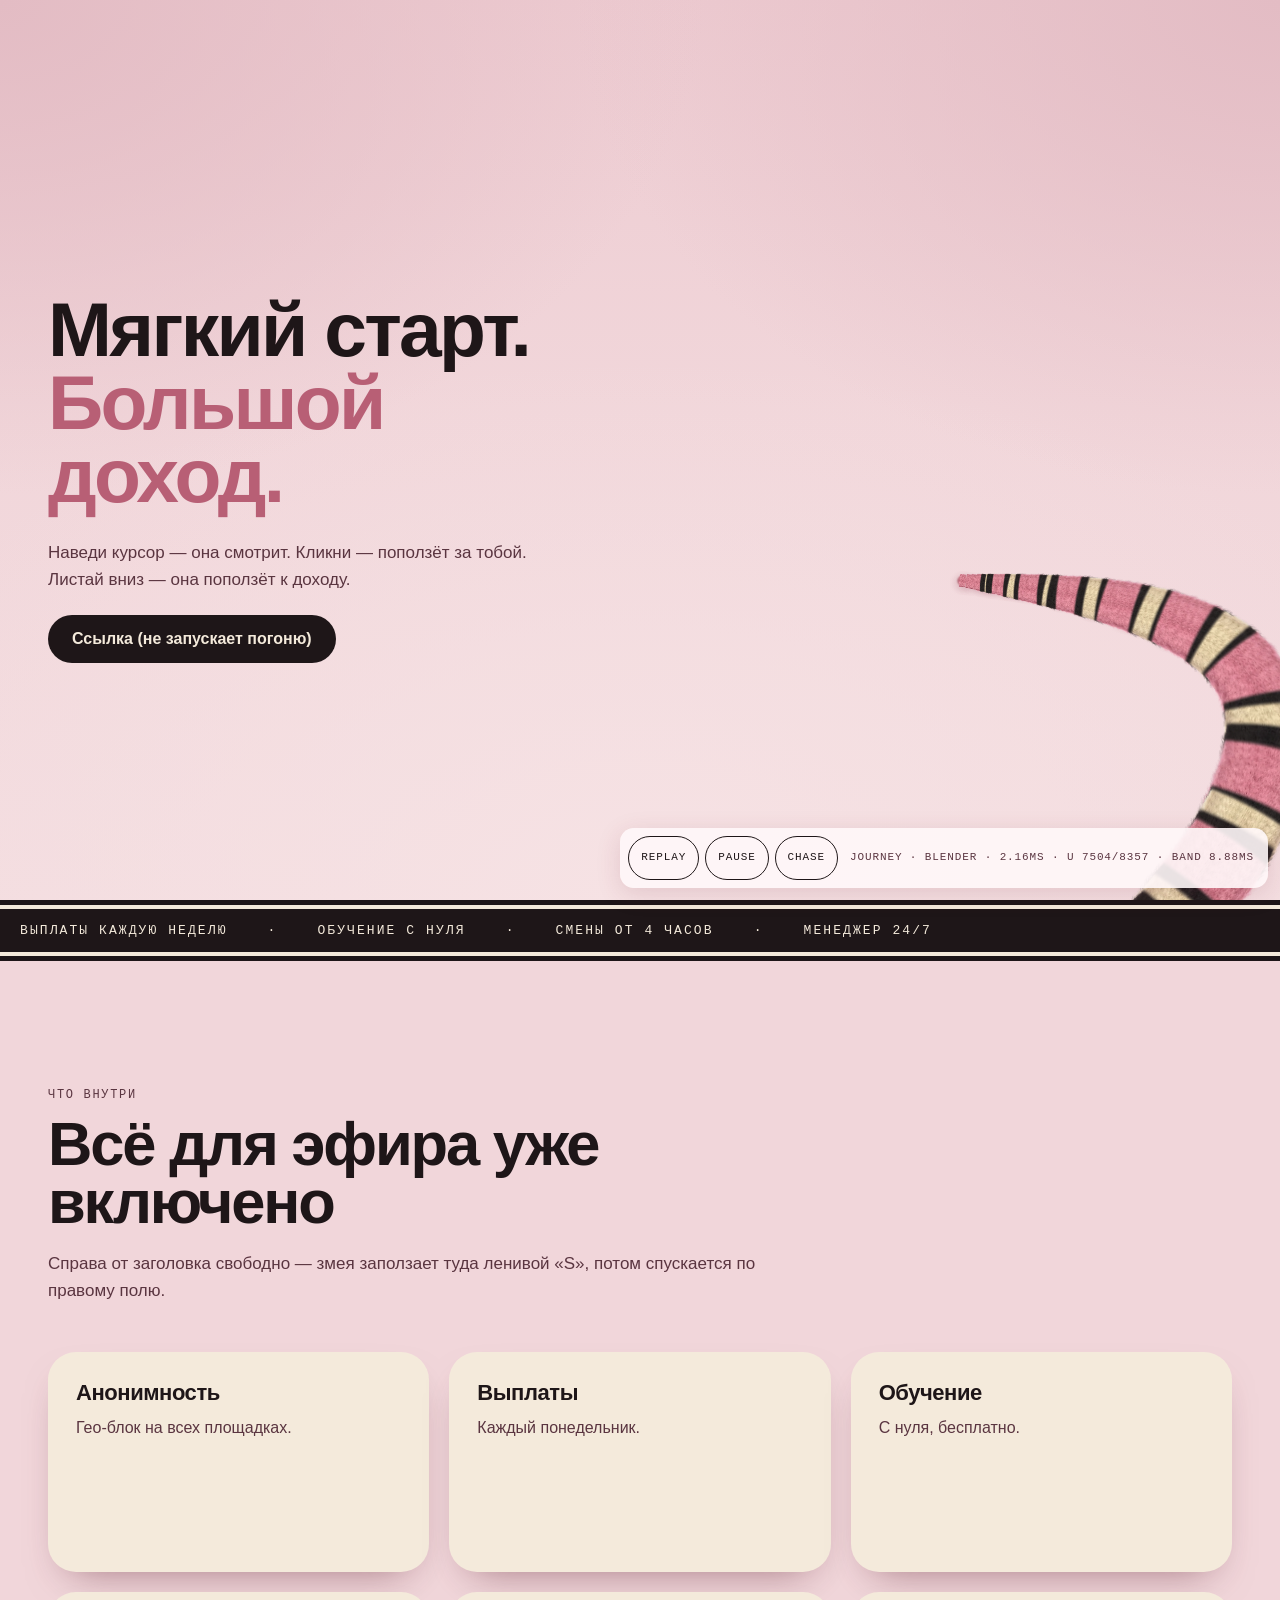
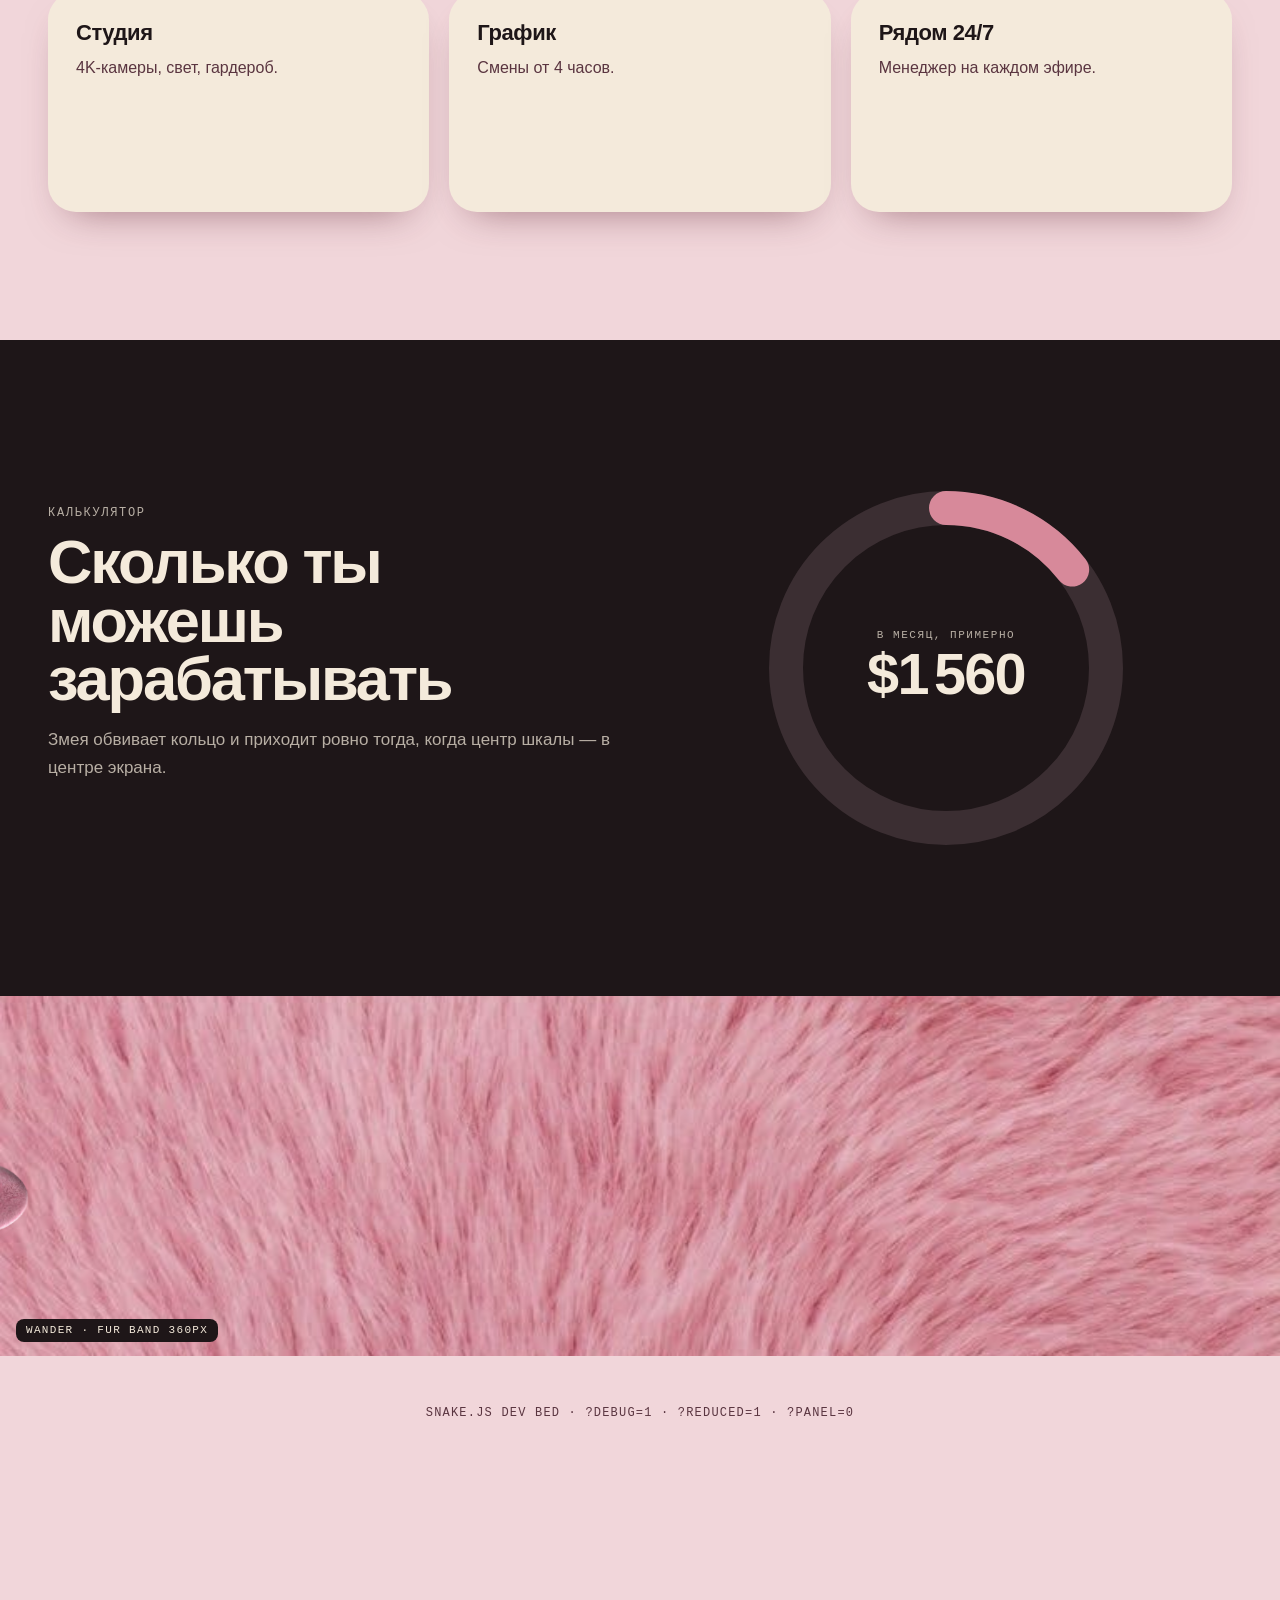
<file: dev/snake.html>
<!doctype html>
<html lang="ru">
<head>
<meta charset="utf-8">
<meta name="viewport" content="width=device-width, initial-scale=1, viewport-fit=cover">
<meta name="robots" content="noindex">
<title>Snake engine — dev</title>
<style>
  /* Standalone test bed for assets/js/snake.js (no site CSS).
     Tall page: hero (logo) → ink marquee → paper section with cards → ink income section with a 400×400 gauge,
     then the fur band with the 'wander' snake. Query flags: ?debug=1  ?reduced=1  ?panel=0
     ?atlas=0 (procedural sprites only, no Blender atlases from assets/img/snake/) */
  :root {
    color-scheme: light;
    --paper: #F1D6DA; --paper-2: #E9C3CA; --fur: #D7899A; --fur-deep: #B85F75;
    --cream: #F4EADB; --ink: #1E1618; --ink-2: #5A3540; --white: #FFF8F9;
    --font-body: "Onest", "Helvetica Neue", Arial, sans-serif;
    --font-mono: "JetBrains Mono", ui-monospace, "SFMono-Regular", Menlo, monospace;
    --gutter: max(16px, env(safe-area-inset-left, 0px));
  }
  * { box-sizing: border-box; }
  html, body { margin: 0; background: var(--paper); color: var(--ink); font-family: var(--font-body); overflow-x: hidden; }
  .container { position: relative; max-width: 1280px; margin-inline: auto; padding-inline: var(--gutter); }
  @media (min-width: 960px) { .container { padding-inline: max(clamp(16px, 4vw, 48px), env(safe-area-inset-left, 0px)); } }
  a:focus-visible, button:focus-visible { outline: 2px solid var(--ink); outline-offset: 3px; box-shadow: 0 0 0 5px var(--cream); }

  /* Page snake layer: fixed, between section backgrounds (below) and content (above).
     Sections in the zone must not create stacking contexts. */
  .snake-layer { position: fixed; inset: 0; z-index: 3; width: 100%; height: 100%; pointer-events: none; }
  .section > .container, .marquee { position: relative; z-index: 4; }

  /* Hero: seamless powder-pink studio backdrop */
  .hero {
    position: relative; min-height: 100vh; min-height: 100svh; overflow: hidden;
    background:
      radial-gradient(70% 60% at 50% 100%, #F6E2E4 0%, rgba(246, 226, 228, 0) 100%),
      radial-gradient(55% 55% at 0% 0%, #E3BCC4 0%, rgba(227, 188, 196, 0) 100%),
      radial-gradient(55% 55% at 100% 0%, #E3BCC4 0%, rgba(227, 188, 196, 0) 100%),
      linear-gradient(180deg, #EDCBD1 0%, var(--paper) 45%, #F3DCDF 100%);
  }
  /* "studio" locks up under the snake's "ae", right-aligned (engine writes --logo-* on the hero) */
  .hero__studio {
    position: absolute; z-index: 1; margin: 0; pointer-events: none;
    left: calc(var(--logo-x, 0px) + var(--logo-w, 0px)); top: calc(var(--logo-y, 0px) + var(--logo-h, 0px) - var(--logo-w, 0px) * .035);
    transform: translateX(-100%);
    font-weight: 800; font-size: calc(var(--logo-w, 0px) * .2); line-height: .8; letter-spacing: -.045em;
    color: var(--white); text-shadow: 0 6px 18px rgba(120, 40, 60, .25);
    opacity: 0; transition: opacity .9s cubic-bezier(.16, 1, .3, 1);
  }
  .hero.is-written .hero__studio { opacity: 1; }
  .hero__content { position: relative; z-index: 5; padding-top: calc(72px + 20px + (100vw - 32px) / 1.85 + 72px); padding-bottom: 56px; }
  .hero__content > * { max-width: 44ch; }
  .hero h1 { margin: 0 0 .35em; font-size: clamp(2.6rem, 6vw, 5.6rem); line-height: .95; letter-spacing: -.035em; font-weight: 800; }
  .hero h1 span { color: var(--fur-deep); }
  .hero__lead { margin: 0; color: var(--ink-2); font-size: 17px; line-height: 1.6; }
  .hero__actions { margin-top: 22px; }
  .btn { display: inline-flex; align-items: center; min-height: 48px; padding: 0 24px; border-radius: 999px; background: var(--ink); color: var(--cream); text-decoration: none; font-weight: 600; }
  @media (min-width: 960px) {
    .hero__content { min-height: 100svh; display: flex; flex-direction: column; justify-content: center; padding-top: 112px; }
    .hero__content > * { max-width: calc(var(--logo-x, 52vw) - max(48px, (100vw - 1280px) / 2 + 48px) - 40px); }
  }

  /* Ink marquee band (the snake tunnels under it) */
  .marquee {
    overflow: hidden; padding: 24px 0; color: var(--cream); white-space: nowrap;
    font: 500 13px/1 var(--font-mono); letter-spacing: .16em; text-transform: uppercase;
    background: linear-gradient(180deg, var(--ink) 0 5px, var(--cream) 5px 9px, var(--ink) 9px calc(100% - 9px), var(--cream) calc(100% - 9px) calc(100% - 5px), var(--ink) calc(100% - 5px));
  }
  .marquee span { display: inline-block; padding-inline: 20px; }

  /* Paper section with cards */
  .section { position: relative; padding-block: clamp(72px, 10vw, 140px); }
  .paper { background: var(--paper); }
  .section-head { max-width: 720px; margin-bottom: 48px; }
  .eyebrow { margin: 0 0 14px; font: 500 12px/1 var(--font-mono); letter-spacing: .14em; text-transform: uppercase; color: var(--ink-2); }
  .section-head h2 { margin: 0; font-size: clamp(2.2rem, 4.8vw, 4.4rem); line-height: .95; letter-spacing: -.035em; font-weight: 800; }
  .section-head p:last-child { margin: 18px 0 0; color: var(--ink-2); font-size: 17px; line-height: 1.6; }
  .cards { display: grid; gap: 16px; grid-template-columns: 1fr; }
  @media (min-width: 640px) { .cards { grid-template-columns: repeat(2, 1fr); } }
  @media (min-width: 960px) { .cards { grid-template-columns: repeat(3, 1fr); gap: 20px; } }
  .card { min-height: 220px; padding: 28px; border-radius: 28px; background: var(--cream); box-shadow: 0 18px 40px -22px rgba(90, 30, 45, .6); }
  .card h3 { margin: 0 0 10px; font-size: 22px; letter-spacing: -.02em; }
  .card p { margin: 0; color: var(--ink-2); line-height: 1.55; }

  /* Ink income section with the gauge the snake coils around */
  .ink { background: var(--ink); color: var(--cream); }
  .ink .eyebrow, .ink .section-head p:last-child { color: rgba(244, 234, 219, .72); }
  .income__grid { display: grid; gap: 40px; align-items: center; }
  @media (min-width: 960px) { .income__grid { grid-template-columns: 1fr 1fr; } }
  .gauge { position: relative; width: min(100%, 400px); aspect-ratio: 1; margin-inline: auto; }
  .gauge svg { display: block; width: 100%; height: 100%; overflow: visible; }
  .gauge__track { fill: none; stroke: #3B2E32; stroke-width: 34; }
  .gauge__fill { fill: none; stroke: var(--fur); stroke-width: 34; stroke-linecap: round; stroke-dasharray: 1005.3; stroke-dashoffset: 860; transform: rotate(-90deg); transform-origin: 200px 200px; }
  .gauge__readout { position: absolute; inset: 0; display: grid; place-content: center; text-align: center; }
  .gauge__readout small { font: 500 11px/1 var(--font-mono); letter-spacing: .14em; text-transform: uppercase; color: rgba(244, 234, 219, .72); }
  .gauge__readout strong { font-size: clamp(2.4rem, 6vw, 3.6rem); letter-spacing: -.03em; font-variant-numeric: tabular-nums; }
  .gauge::after { content: ""; position: absolute; inset: -6px; border-radius: 50%; box-shadow: 0 0 0 0 rgba(215, 137, 154, 0); transition: box-shadow .8s ease; pointer-events: none; }
  .gauge.has-snake::after { box-shadow: 0 0 60px 6px rgba(215, 137, 154, .18); }

  /* Fur band: footer-like strip with the wandering snake */
  .band { position: relative; height: 360px; overflow: hidden; background: #D7899A url(../assets/img/fur.jpg) center / cover; }
  .band__canvas { position: absolute; inset: 0; width: 100%; height: 100%; display: block; }
  .band__label { position: absolute; z-index: 2; left: 16px; bottom: 14px; margin: 0; padding: 6px 10px; border-radius: 8px; background: var(--ink); color: var(--cream); font: 500 11px/1 var(--font-mono); letter-spacing: .12em; text-transform: uppercase; }
  .after { margin: 0; padding: 48px 16px 70vh; text-align: center; color: var(--ink-2); font: 500 12px/1.6 var(--font-mono); letter-spacing: .1em; text-transform: uppercase; }

  /* Dev panel */
  .panel {
    position: fixed; z-index: 10; right: 12px; bottom: 12px; display: flex; flex-wrap: wrap; gap: 6px; align-items: center;
    max-width: calc(100vw - 24px); padding: 8px; border-radius: 14px; background: rgba(255, 248, 249, .9);
    box-shadow: 0 6px 24px rgba(120, 40, 60, .15); font: 500 11px/1.2 var(--font-mono); text-transform: uppercase; letter-spacing: .08em;
  }
  .panel button { min-height: 44px; font: inherit; letter-spacing: inherit; text-transform: inherit; border: 1.5px solid var(--ink); background: transparent; color: var(--ink); border-radius: 999px; padding: 7px 12px; cursor: pointer; }
  .panel button:hover { background: var(--cream); }
  .panel output { padding: 0 6px; color: var(--ink-2); min-width: 22ch; }
  @media (prefers-reduced-motion: reduce) { .hero__studio { transition: none; } }
</style>
</head>
<body>
<main id="main">
  <canvas class="snake-layer" data-snake-canvas aria-hidden="true"></canvas>

  <section class="hero" id="hero" data-hero aria-labelledby="hero-title">
    <p class="hero__studio" aria-hidden="true">studio</p>
    <div class="hero__content container">
      <h1 id="hero-title">Мягкий старт. <span>Большой доход.</span></h1>
      <p class="hero__lead">Наведи курсор — она смотрит. Кликни — поползёт за тобой. Листай вниз — она поползёт к доходу.</p>
      <div class="hero__actions"><a class="btn" href="#income">Ссылка (не запускает погоню)</a></div>
    </div>
  </section>

  <div class="marquee" aria-hidden="true"><span>Выплаты каждую неделю</span><span>·</span><span>Обучение с нуля</span><span>·</span><span>Смены от 4 часов</span><span>·</span><span>Менеджер 24/7</span></div>

  <section class="section paper" id="studio" aria-labelledby="studio-title">
    <div class="container">
      <header class="section-head">
        <p class="eyebrow">Что внутри</p>
        <h2 id="studio-title">Всё для эфира уже включено</h2>
        <p>Справа от заголовка свободно — змея заползает туда ленивой «S», потом спускается по правому полю.</p>
      </header>
      <div class="cards">
        <article class="card"><h3>Анонимность</h3><p>Гео-блок на всех площадках.</p></article>
        <article class="card"><h3>Выплаты</h3><p>Каждый понедельник.</p></article>
        <article class="card"><h3>Обучение</h3><p>С нуля, бесплатно.</p></article>
        <article class="card"><h3>Студия</h3><p>4K-камеры, свет, гардероб.</p></article>
        <article class="card"><h3>График</h3><p>Смены от 4 часов.</p></article>
        <article class="card"><h3>Рядом 24/7</h3><p>Менеджер на каждом эфире.</p></article>
      </div>
    </div>
  </section>

  <section class="section ink" id="income" aria-labelledby="income-title">
    <div class="container income__grid">
      <header class="section-head">
        <p class="eyebrow">Калькулятор</p>
        <h2 id="income-title">Сколько ты можешь зарабатывать</h2>
        <p>Змея обвивает кольцо и приходит ровно тогда, когда центр шкалы — в центре экрана.</p>
      </header>
      <div class="gauge" data-gauge>
        <svg viewBox="0 0 400 400" aria-hidden="true" focusable="false">
          <circle class="gauge__track" cx="200" cy="200" r="160"/>
          <circle class="gauge__fill" cx="200" cy="200" r="160"/>
        </svg>
        <div class="gauge__readout"><small>В месяц, примерно</small><strong>$1&#8239;560</strong></div>
      </div>
    </div>
  </section>

  <section class="band" id="band" aria-label="Wander">
    <canvas class="band__canvas" id="band-canvas" aria-hidden="true"></canvas>
    <p class="band__label">wander · fur band 360px</p>
  </section>
  <p class="after">snake.js dev bed · ?debug=1 · ?reduced=1 · ?panel=0</p>
</main>

<div class="panel" data-no-chase id="panel">
  <button type="button" id="b-replay">Replay</button>
  <button type="button" id="b-pause">Pause</button>
  <button type="button" id="b-chase">Chase</button>
  <output id="o-stat" aria-live="off">…</output>
</div>

<script src="../assets/js/snake.js"></script>
<script>
  (function () {
    var q = new URLSearchParams(location.search);
    var hero = document.getElementById('hero');
    var gauge = document.querySelector('[data-gauge]');
    var reduced = q.has('reduced') ? q.get('reduced') !== '0' : undefined;
    var atlas = q.get('atlas') !== '0';
    if (q.get('panel') === '0') document.getElementById('panel').hidden = true;
    if (!window.SohoSnake) { hero.classList.add('is-written'); return; }

    var canvas = document.querySelector('[data-snake-canvas]');
    var log = window.snakeLog = [];
    function note(n) { log.push(n + '@' + Math.round(window.pageYOffset)); }
    canvas.addEventListener('snake:written', function () { hero.classList.add('is-written'); note('written'); });
    canvas.addEventListener('snake:unwritten', function () { hero.classList.remove('is-written'); note('unwritten'); });
    canvas.addEventListener('snake:arrived', function () { gauge.classList.add('has-snake'); note('arrived'); });
    canvas.addEventListener('snake:departed', function () { gauge.classList.remove('has-snake'); note('departed'); });
    canvas.addEventListener('snake:chase', function () { note('chase'); });

    var js = window.journeySnake = SohoSnake.mount(canvas, {
      mode: 'journey', hero: hero, end: gauge, zoneEnd: document.getElementById('income'), pointerTarget: hero,
      reducedMotion: reduced, debug: q.get('debug') === '1', atlas: atlas
    });
    var bs = window.bandSnake = SohoSnake.mount(document.getElementById('band-canvas'), { mode: 'wander', pointerTarget: document.getElementById('band'), reducedMotion: reduced, atlas: atlas });

    var paused = false;
    document.getElementById('b-replay').onclick = function () { hero.classList.remove('is-written'); js.replay(); };
    document.getElementById('b-pause').onclick = function () {
      paused = !paused; this.textContent = paused ? 'Resume' : 'Pause';
      if (paused) { js.pause(); bs.pause(); } else { js.resume(); bs.resume(); }
    };
    document.getElementById('b-chase').onclick = function () { js.chase(window.innerWidth * 0.3, window.innerHeight * 0.55); };
    var out = document.getElementById('o-stat'), names = ['boot', 'route', 'rest', 'chase', 'wander', 'static', 'journey'];
    setInterval(function () {
      var s = js.stats;
      out.textContent = (names[s.state] || '—') + ' · ' + (s.atlas ? 'blender' : 'procedural') + ' · ' + (s.ms || 0).toFixed(2) + 'ms · u ' + Math.round(s.u || 0) + '/' + Math.round(s.uEnd || 0) + ' · band ' + (bs.stats.ms || 0).toFixed(2) + 'ms';
    }, 400);
  })();
</script>
</body>
</html>
</file>
<file: assets/css/style.css>
/* ==========================================================================
   ae studio — style.css
   Plush pink world: powder-pink seamless paper, faux fur, the snake's
   cream & black bands, crisp black Onest headlines, viewfinder details.
   Sections:  0 tokens · 1 reset/base · 2 utilities & snake band · 3 type
              4 buttons/controls · 5 nav & menu · 6 hero · 7 marquee
              8 studio/care tags · 9 income · 10 rooms · 11 path · 12 privacy
              13 faq · 14 apply/form · 15 footer · 16 cursor · 17 reveal
              18 responsive · 19 reduced motion
   ========================================================================== */

/* 0 ── TOKENS ------------------------------------------------------------- */
:root {
  color-scheme: light;

  --paper: #F1D6DA;     /* page ground: powder-pink seamless backdrop */
  --paper-2: #E9C3CA;   /* deeper pink surface */
  --fur: #D7899A;       /* plush pink */
  --fur-deep: #B85F75;  /* shaded fur / large accent text only (≥24px) */
  --cream: #F4EADB;     /* snake band cream */
  --ink: #1E1618;       /* snake stripe black */
  --ink-2: #5A3540;     /* secondary text */
  --line: rgba(30, 22, 24, .14);
  --line-inv: rgba(244, 234, 219, .16);
  --white: #FFF8F9;     /* plush white (logo letters) */
  --rec: #E5304A;       /* REC dot / error accents */
  --rec-ink: #B3182F;   /* error TEXT (≥4.5:1 on cream & paper) */
  --fur-text: #A3506A;  /* pink accent TEXT: ≥3.9:1 on the lit paper (large type); --fur-deep stays for fills */
  --cream-70: rgba(244, 234, 219, .72);

  --font-body: "Onest", "Helvetica Neue", Arial, sans-serif;
  --font-mono: "JetBrains Mono", ui-monospace, "SFMono-Regular", Menlo, monospace;

  --radius: 28px;
  --radius-sm: 14px;
  --ease-out: cubic-bezier(.16, 1, .3, 1);
  --ease-soft: cubic-bezier(.34, 1.56, .64, 1);
  --container: 1280px;
  --gutter: clamp(16px, 4vw, 48px);
  --nav-h: 72px;
  --section-y: clamp(88px, 10vw, 152px);

  /* SNAKE BAND — black / cream / black triad (signature device) */
  --band:   linear-gradient(180deg, var(--ink) 0 2px, var(--cream) 2px calc(100% - 2px), var(--ink) calc(100% - 2px)); /* horizontal bar */
  --band-v: linear-gradient(90deg,  var(--ink) 0 2px, var(--cream) 2px calc(100% - 2px), var(--ink) calc(100% - 2px)); /* vertical bar */
  --band-lg: linear-gradient(180deg, var(--ink) 0 3px, var(--cream) 3px calc(100% - 3px), var(--ink) calc(100% - 3px)); /* section joint */
  /* plush body with repeating rings — for static fills (range tracks, chips) */
  --snake-body: repeating-linear-gradient(90deg, var(--fur) 0 26px, var(--ink) 26px 28px, var(--cream) 28px 33px, var(--ink) 33px 35px);
  /* plush pink ball shading (pom-poms, icon circles, knobs) */
  --plush-ball: radial-gradient(circle at 34% 28%, #F9D3DC 0, #E6A3B3 38%, var(--fur) 62%, #BF6C82 100%);

  /* fur-textured plush white fill for logo type */
  --plush-fill: linear-gradient(168deg, rgba(255, 253, 253, .94) 0%, rgba(255, 249, 250, .86) 50%, rgba(248, 226, 232, .8) 100%),
                url("../img/fur-small.jpg");
}

/* 1 ── RESET / BASE ------------------------------------------------------- */
*, *::before, *::after { box-sizing: border-box; }
* { margin: 0; }
[hidden] { display: none !important; }

html {
  -webkit-text-size-adjust: 100%;
  text-size-adjust: 100%;
  scroll-padding-top: calc(var(--nav-h) + 16px);
  background: var(--paper);
}
@media (prefers-reduced-motion: no-preference) {
  html:not(.reduced-motion) { scroll-behavior: smooth; }
}

body {
  min-height: 100vh;
  overflow-x: hidden;
  overflow-x: clip;
  background: var(--paper);
  color: var(--ink);
  font-family: var(--font-body);
  font-size: 17px;
  font-weight: 400;
  line-height: 1.6;
  -webkit-font-smoothing: antialiased;
  -moz-osx-font-smoothing: grayscale;
  text-rendering: optimizeLegibility;
  font-feature-settings: "kern" 1;
}
body.menu-open { overflow: hidden; }

/* Paper grain — very subtle, fixed, never interactive */
body::after {
  content: "";
  position: fixed;
  inset: 0;
  z-index: 200;
  pointer-events: none;
  opacity: .22;
  background-image: url("data:image/svg+xml,%3Csvg xmlns='http://www.w3.org/2000/svg' width='180' height='180'%3E%3Cfilter id='n'%3E%3CfeTurbulence type='fractalNoise' baseFrequency='.9' numOctaves='3' stitchTiles='stitch'/%3E%3CfeColorMatrix values='0 0 0 0 .36 0 0 0 0 .16 0 0 0 0 .22 0 0 0 .32 0'/%3E%3C/filter%3E%3Crect width='100%25' height='100%25' filter='url(%23n)'/%3E%3C/svg%3E");
  background-size: 180px 180px;
}

img, svg, canvas, video { display: block; max-width: 100%; }
button, input, select, textarea { font: inherit; color: inherit; }
button { cursor: pointer; background: none; border: 0; padding: 0; }
a { color: inherit; text-decoration-thickness: 1px; text-underline-offset: .2em; }
ul, ol { padding: 0; list-style: none; }
h1, h2, h3, h4 { font-weight: 800; line-height: .95; letter-spacing: -.035em; text-wrap: balance; }
p { text-wrap: pretty; }
strong { font-weight: 700; }
fieldset { border: 0; padding: 0; min-width: 0; }
legend { padding: 0; }
summary { list-style: none; }
summary::-webkit-details-marker { display: none; }

::selection { background: var(--fur); color: var(--ink); }

/* Thin plush scrollbar */
html { scrollbar-width: thin; scrollbar-color: var(--fur) var(--paper-2); }
::-webkit-scrollbar { width: 10px; height: 10px; }
::-webkit-scrollbar-track { background: var(--paper-2); }
::-webkit-scrollbar-thumb { background: var(--fur); border-radius: 999px; border: 2px solid var(--paper-2); }
::-webkit-scrollbar-thumb:hover { background: var(--fur-deep); }

/* Focus: 2px ink outline + cream halo — readable on pink, cream and ink */
:focus { outline: none; }
:focus-visible {
  outline: 2px solid var(--ink);
  outline-offset: 3px;
  box-shadow: 0 0 0 3px var(--cream);
  border-radius: 6px;
}
.btn:focus-visible, .icon-btn:focus-visible { border-radius: 999px; }
/* skip-link target (tabindex="-1"): takes focus without drawing a frame around the whole page */
main:focus, main:focus-visible { outline: none; box-shadow: none; }
/* keyboard focus never lands flush on the bottom edge (ring + halo stay visible) */
a, button, input, textarea, select, summary, [tabindex] { scroll-margin-bottom: 24px; }
.income :focus-visible { outline-color: var(--cream); box-shadow: 0 0 0 3px var(--ink); }

/* 2 ── UTILITIES & SNAKE BAND -------------------------------------------- */
.container {
  width: 100%;
  max-width: var(--container);
  margin-inline: auto;
  padding-left: max(var(--gutter), env(safe-area-inset-left, 0px));
  padding-right: max(var(--gutter), env(safe-area-inset-right, 0px));
}
.sr-only {
  position: absolute !important;
  width: 1px; height: 1px;
  padding: 0; margin: -1px;
  overflow: hidden; clip: rect(0 0 0 0); clip-path: inset(50%);
  white-space: nowrap; border: 0;
}
.svg-defs { position: absolute; width: 0; height: 0; overflow: hidden; }
.mono { font-family: var(--font-mono); font-size: .92em; letter-spacing: .02em; }

.skip-link {
  position: fixed;
  top: 12px; left: 12px;
  z-index: 1000;
  padding: 12px 20px;
  border-radius: 999px;
  background: var(--ink);
  color: var(--cream);
  font-weight: 600;
  text-decoration: none;
  translate: 0 -160%;
  transition: translate .3s var(--ease-out);
}
.skip-link:focus, .skip-link:focus-visible { translate: 0 0; }

/* Reusable snake band: the black–cream–black triad */
.band { display: block; height: 10px; border-radius: 2px; background: var(--band); }
.band--v { width: 10px; height: auto; background: var(--band-v); }
.band--snake { height: 12px; border-radius: 999px; background: var(--snake-body); }

/* Section joints — every light band meets the next one on a triad,
   so the page reads like the snake's body: pink, ring, cream, ring… */
.section { position: relative; padding-block: var(--section-y); }
.fit::before,
.conditions::before,
.income::before,
.rooms::before,
.benefits::before,
.notes::before,
.reviews::before,
.about::before,
.path::before,
.privacy::before,
.faq::before,
.apply::before,
.footer::before {
  content: "";
  position: absolute;
  left: 0; right: 0; top: 0;
  height: 12px;
  background: var(--band-lg);
  z-index: 3;
  pointer-events: none;
}

/* REC dot */
.rec-dot {
  position: relative;
  display: inline-block;
  flex: none;
  width: 8px; height: 8px;
  border-radius: 50%;
  background: var(--rec);
  box-shadow: 0 0 0 3px rgba(229, 48, 74, .18);
  animation: rec-pulse 1.6s ease-in-out infinite;
}
/* the expanding ring is its own layer: only transform + opacity animate (compositor) */
.rec-dot::after {
  content: "";
  position: absolute;
  inset: -3px;
  border-radius: 50%;
  background: rgba(229, 48, 74, .22);
  animation: rec-ring 1.6s ease-out infinite;
  pointer-events: none;
}
@keyframes rec-pulse {
  0%, 100% { opacity: 1; }
  50% { opacity: .35; }
}
@keyframes rec-ring {
  0% { transform: scale(1); opacity: 1; }
  60%, 100% { transform: scale(1.7); opacity: 0; }
}

/* 3 ── TYPE -------------------------------------------------------------- */
.eyebrow {
  display: inline-flex;
  align-items: center;
  gap: 12px;
  margin-bottom: 22px;
  font-family: var(--font-mono);
  font-size: 12px;
  font-weight: 500;
  line-height: 1.3;
  letter-spacing: .14em;
  text-transform: uppercase;
  color: var(--ink-2);
}
/* eyebrow marker = a tiny piece of snake: pink body with one band */
.eyebrow:not(.hero__eyebrow)::before {
  content: "";
  flex: none;
  width: 26px; height: 10px;
  border-radius: 999px;
  background: linear-gradient(90deg, var(--fur) 0 9px, var(--ink) 9px 11px, var(--cream) 11px 15px, var(--ink) 15px 17px, var(--fur) 17px);
  box-shadow: inset 0 -2px 3px rgba(120, 40, 60, .25);
}
.section-head { max-width: 780px; margin-bottom: clamp(40px, 6vw, 76px); }
.section-head--split { max-width: none; display: grid; gap: 20px; }
.section-title {
  font-size: clamp(2.2rem, 4.8vw, 4.4rem);
  font-weight: 800;
  line-height: .95;
  letter-spacing: -.035em;
  max-width: 15ch;
}
.section-lead {
  margin-top: 22px;
  max-width: 52ch;
  font-size: clamp(17px, 1.25vw, 19px);
  line-height: 1.55;
  color: var(--ink-2);
}
.section-head--split .section-lead { margin-top: 0; }

/* 4 ── BUTTONS & CONTROLS ------------------------------------------------ */
.btn {
  position: relative;
  display: inline-flex;
  align-items: center;
  justify-content: center;
  gap: 10px;
  min-height: 52px;
  padding: 0 28px;
  border: 1.5px solid transparent;
  border-radius: 999px;
  font-family: var(--font-body);
  font-size: 16px;
  font-weight: 600;
  line-height: 1;
  letter-spacing: -.005em;
  text-decoration: none;
  white-space: nowrap;
  cursor: pointer;
  user-select: none;
  -webkit-tap-highlight-color: transparent;
  transition: translate .5s var(--ease-out), scale .4s var(--ease-soft), box-shadow .45s var(--ease-out), outline-offset .35s var(--ease-out),
              background-color .3s ease, color .3s ease, border-color .3s ease;
}
.btn:active { scale: .97; transition-duration: .5s, .12s, .45s, .3s, .3s, .3s; }
.btn--small { min-height: 44px; padding: 0 20px; font-size: 14px; }

/* primary = a plush pill: the snake's pink fur, lit from above, with the badges' pink ring */
.btn--light {
  color: var(--ink);
  font-weight: 700;
  background:
    linear-gradient(180deg, rgba(255, 240, 244, .34) 0, rgba(255, 240, 244, 0) 48%, rgba(150, 60, 85, .22) 100%),
    url("../img/fur-small.jpg") center / 150px auto,
    var(--fur);
  box-shadow:
    inset 0 -6px 10px rgba(150, 60, 85, .3),
    inset 0 3px 5px rgba(255, 255, 255, .4),
    0 14px 26px -16px rgba(120, 40, 60, .75);
  outline: 1.5px solid var(--fur);
  outline-offset: 2.5px;
  text-shadow: 0 1px 0 rgba(255, 236, 241, .5);
}
.btn--ghost {
  background: transparent;
  color: var(--ink);
  border-color: var(--ink);
}
@media (hover: hover) and (pointer: fine) {
  .btn--light:hover {
    translate: 0 -2px;
    outline-offset: 4px;
    box-shadow:
      inset 0 -6px 10px rgba(150, 60, 85, .24),
      inset 0 3px 7px rgba(255, 255, 255, .55),
      0 22px 36px -18px rgba(120, 40, 60, .8);
  }
  .btn--ghost:hover { background: var(--cream); translate: 0 -2px; box-shadow: 0 14px 26px -18px rgba(30, 22, 24, .55); }
}

/* round icon button (rail controls) */
.icon-btn {
  display: inline-grid;
  place-items: center;
  flex: none;
  width: 52px; height: 52px;
  border-radius: 50%;
  border: 1.5px solid var(--ink);
  background: transparent;
  color: var(--ink);
  transition: background-color .3s, color .3s, scale .4s var(--ease-soft), translate .4s var(--ease-out), opacity .3s;
}
.icon-btn svg { width: 22px; height: 22px; }
.icon-btn:active { scale: .92; }
.icon-btn:disabled, .icon-btn[aria-disabled="true"] { opacity: .3; cursor: default; }
@media (hover: hover) and (pointer: fine) {
  .icon-btn:not(:disabled):hover { background: var(--ink); color: var(--cream); }
}

/* Visually-hidden native inputs that keep focus & semantics */
.segmented__opt input,
.chip input,
.check input,
.toggle input {
  position: absolute;
  opacity: 0;
  width: 100%; height: 100%;
  inset: 0;
  margin: 0;
  cursor: pointer;
  z-index: 1;
}

/* Segmented control (light by default; inverted inside .income) */
.segmented {
  display: flex;
  gap: 4px;
  padding: 4px;
  border-radius: 999px;
  background: rgba(30, 22, 24, .05);
  box-shadow: inset 0 0 0 1px var(--line);
}
.segmented__opt { position: relative; flex: 1 1 0; min-width: 0; }
.segmented__opt span {
  display: flex;
  align-items: center;
  justify-content: center;
  min-height: 44px;
  padding: 6px 12px;
  border-radius: 999px;
  font-size: 15px;
  font-weight: 600;
  line-height: 1.15;
  text-align: center;
  color: var(--ink-2);
  transition: background-color .35s var(--ease-out), color .3s, box-shadow .35s, scale .35s var(--ease-soft);
}
.segmented__opt input:checked + span {
  background: var(--ink);
  color: var(--cream);
  box-shadow: 0 8px 18px -10px rgba(30, 22, 24, .7);
}
.segmented__opt input:active + span { scale: .96; }
.segmented__opt input:focus-visible + span { outline: 2px solid var(--ink); outline-offset: 2px; box-shadow: 0 0 0 3px var(--cream); }
@media (hover: hover) and (pointer: fine) {
  .segmented__opt input:not(:checked):hover + span { background: rgba(30, 22, 24, .06); color: var(--ink); }
}

/* Range input — plush pink thumb with cream ring, snake-body track.
   JS may set --fill (0–100%) on the input to show the filled part. */
input[type="range"] {
  --fill: 100%;
  --track-empty: rgba(30, 22, 24, .1);
  -webkit-appearance: none;
  appearance: none;
  display: block;
  width: 100%;
  height: 44px;
  margin: 0;
  background: transparent;
  cursor: pointer;
  touch-action: pan-y;
}
input[type="range"]::-webkit-slider-runnable-track {
  height: 10px;
  border-radius: 999px;
  background: linear-gradient(90deg, transparent var(--fill), var(--track-empty) var(--fill)), var(--snake-body);
  box-shadow: inset 0 -2px 3px rgba(120, 40, 60, .25);
}
input[type="range"]::-moz-range-track {
  height: 10px;
  border-radius: 999px;
  background: var(--track-empty);
}
input[type="range"]::-moz-range-progress {
  height: 10px;
  border-radius: 999px;
  background: var(--snake-body);
}
input[type="range"]::-webkit-slider-thumb {
  -webkit-appearance: none;
  appearance: none;
  width: 30px; height: 30px;
  margin-top: -10px;
  border-radius: 50%;
  border: 4px solid var(--cream);
  background: var(--plush-ball);
  box-shadow: 0 0 0 1.5px var(--ink), 0 8px 16px -4px rgba(30, 22, 24, .55);
  transition: scale .35s var(--ease-soft);
}
input[type="range"]::-moz-range-thumb {
  width: 22px; height: 22px;
  border-radius: 50%;
  border: 4px solid var(--cream);
  background: var(--plush-ball);
  box-shadow: 0 0 0 1.5px var(--ink), 0 8px 16px -4px rgba(30, 22, 24, .55);
}
input[type="range"]:active::-webkit-slider-thumb { scale: 1.18; }
input[type="range"]:focus-visible { outline: none; box-shadow: none; }
input[type="range"]:focus-visible::-webkit-slider-thumb { box-shadow: 0 0 0 2px var(--ink), 0 0 0 6px var(--fur); }
input[type="range"]:focus-visible::-moz-range-thumb { box-shadow: 0 0 0 2px var(--ink), 0 0 0 6px var(--fur); }

/* 5 ── NAV & MOBILE MENU ------------------------------------------------- */
.nav {
  position: fixed;
  top: 0; left: 0; right: 0;
  z-index: 100;
  padding-top: env(safe-area-inset-top, 0px);
  transition: background-color .45s var(--ease-out), box-shadow .45s var(--ease-out), -webkit-backdrop-filter .45s, backdrop-filter .45s;
}
.nav.is-scrolled {
  background: rgba(243, 222, 226, .82);
  -webkit-backdrop-filter: saturate(1.4) blur(16px);
  backdrop-filter: saturate(1.4) blur(16px);
  box-shadow: 0 1px 0 var(--line), 0 18px 40px -30px rgba(120, 40, 60, .45);
}
body.menu-open .nav { background: transparent; box-shadow: none; -webkit-backdrop-filter: none; backdrop-filter: none; }
.nav__inner {
  display: flex;
  align-items: center;
  gap: clamp(14px, 2vw, 28px);
  height: var(--nav-h);
}

/* Logo lockup: big "ae", "studio" right-aligned underneath (like the wordmark) */
.logo {
  display: inline-grid;
  justify-items: end;
  margin-right: auto;
  padding: 6px 4px;
  color: var(--ink);
  text-decoration: none;
  line-height: .78;
  -webkit-tap-highlight-color: transparent;
}
.logo__ae {
  font-size: 34px;
  font-weight: 900;
  letter-spacing: -.07em;
  padding-right: .06em;
  transition: scale .45s var(--ease-soft);
  transform-origin: 70% 80%;
}
.logo__studio {
  margin-top: 3px;
  font-size: 13px;
  font-weight: 700;
  letter-spacing: -.02em;
}
@media (hover: hover) and (pointer: fine) {
  .logo:hover .logo__ae { scale: 1.08 .94; }
}

.nav__links { display: none; align-items: center; gap: clamp(16px, 2.1vw, 34px); }
.nav__links a {
  position: relative;
  padding: 12px 0;
  font-family: var(--font-mono);
  font-size: 12px;
  font-weight: 500;
  letter-spacing: .12em;
  text-transform: uppercase;
  text-decoration: none;
  color: var(--ink-2);
  transition: color .3s;
}
.nav__links a::after {
  content: "";
  position: absolute;
  left: 0; right: 0; bottom: 4px;
  height: 7px;
  border-radius: 1px;
  background: var(--band);
  transform: scaleX(0);
  transform-origin: 0 50%;
  transition: transform .5s var(--ease-out);
}
.nav__links a:hover, .nav__links a[aria-current="true"], .nav__links a[aria-current="page"] { color: var(--ink); }
.nav__links a:hover::after { transform: scaleX(1); }
.nav__links a[aria-current="true"]::after, .nav__links a[aria-current="page"]::after { transform: scaleX(1); }

.nav__burger {
  position: relative;
  display: grid;
  place-content: center;
  gap: 7px;
  width: 44px; height: 44px;
  border-radius: 50%;
  border: 1.5px solid var(--ink);
  -webkit-tap-highlight-color: transparent;
  transition: background-color .3s, scale .35s var(--ease-soft);
}
.nav__burger:active { scale: .92; }
.nav__burger-line {
  display: block;
  width: 18px; height: 2px;
  border-radius: 2px;
  background: var(--ink);
  transition: translate .45s var(--ease-out), rotate .45s var(--ease-out), background-color .3s;
}
.nav__burger[aria-expanded="true"] { background: var(--ink); }
.nav__burger[aria-expanded="true"] .nav__burger-line { background: var(--cream); }
.nav__burger[aria-expanded="true"] .nav__burger-line:first-child { translate: 0 4.5px; rotate: 45deg; }
.nav__burger[aria-expanded="true"] .nav__burger-line:nth-child(2) { translate: 0 -4.5px; rotate: -45deg; }

/* Mobile menu: full-screen pink paper, huge links, fur strip at the bottom */
.mobile-menu {
  position: fixed;
  inset: 0;
  z-index: 90;
  display: flex;
  flex-direction: column;
  overflow-y: auto;
  overscroll-behavior: contain;
  padding-top: calc(var(--nav-h) + env(safe-area-inset-top, 0px) + 16px);
  padding-bottom: calc(clamp(120px, 24vh, 230px) + 24px);
  background:
    radial-gradient(120% 70% at 50% 0%, #F6E2E4 0%, rgba(246, 226, 228, 0) 70%),
    var(--paper);
  animation: menu-in .55s var(--ease-out) both;
}
.mobile-menu::after {
  content: "";
  position: fixed;
  left: 0; right: 0; bottom: 0;
  height: clamp(120px, 24vh, 230px);
  background:
    var(--band-lg) top / 100% 12px no-repeat,
    linear-gradient(180deg, rgba(215, 137, 154, .1), rgba(150, 60, 80, .25)),
    url("../img/fur.jpg") center 30% / cover;
  animation: menu-fur .8s var(--ease-out) both .08s;
}
.mobile-menu__nav {
  display: flex;
  flex-direction: column;
  align-items: flex-start;
  counter-reset: menu;
}
.mobile-menu__nav a:not(.btn) {
  display: flex;
  align-items: flex-start;
  gap: 12px;
  padding: 6px 0;
  font-size: clamp(2.3rem, 10.5vw, 4.2rem);
  font-weight: 800;
  line-height: 1;
  letter-spacing: -.04em;
  text-decoration: none;
  color: var(--ink);
  animation: menu-link .7s var(--ease-out) both;
}
.mobile-menu__nav a:not(.btn)::before {
  counter-increment: menu;
  content: "0" counter(menu);
  margin-top: .45em;
  font-family: var(--font-mono);
  font-size: 11px;
  font-weight: 500;
  letter-spacing: .1em;
  color: var(--ink-2);
}
.mobile-menu__nav a:nth-child(1) { animation-delay: .06s; }
.mobile-menu__nav a:nth-child(2) { animation-delay: .1s; }
.mobile-menu__nav a:nth-child(3) { animation-delay: .14s; }
.mobile-menu__nav a:nth-child(4) { animation-delay: .18s; }
.mobile-menu__nav a:nth-child(5) { animation-delay: .22s; }
.mobile-menu__nav a:nth-child(6) { animation-delay: .26s; }
.mobile-menu__nav .btn { margin-top: 24px; width: 100%; animation: menu-link .7s var(--ease-out) both .32s; }
@keyframes menu-in { from { opacity: 0; } to { opacity: 1; } }
@keyframes menu-fur { from { translate: 0 100%; } to { translate: 0 0; } }
@keyframes menu-link { from { opacity: 0; translate: 0 26px; } to { opacity: 1; translate: 0 0; } }

/* 6 ── HERO -------------------------------------------------------------- */
.hero {
  position: relative;
  min-height: 100vh;
  min-height: 100svh;
  overflow: hidden;
  /* seamless studio paper: light centre-bottom, darker top corners */
  background:
    radial-gradient(70% 60% at 50% 100%, #F6E2E4 0%, rgba(246, 226, 228, 0) 100%),
    radial-gradient(55% 55% at 0% 0%, #E3BCC4 0%, rgba(227, 188, 196, 0) 100%),
    radial-gradient(55% 55% at 100% 0%, #E3BCC4 0%, rgba(227, 188, 196, 0) 100%),
    linear-gradient(180deg, #EDCBD1 0%, var(--paper) 45%, #F3DCDF 100%);
  /* logo box (mobile formula) — snake.js overwrites these inline */
  --logo-w: calc(100vw - 32px);
  --logo-h: calc(var(--logo-w) / 1.85);
  --logo-x: 16px;
  --logo-y: calc(var(--nav-h) + 20px);
}
.hero__vignette {
  position: absolute;
  inset: 0;
  z-index: 3;
  pointer-events: none;
  background:
    radial-gradient(120% 95% at 55% 45%, rgba(0, 0, 0, 0) 58%, rgba(150, 70, 90, .14) 100%);
}

/* Plush white type — logo / wordmark only (decorative, aria-hidden) */
.hero__studio,
.footer__ae,
.footer__studio {
  color: var(--white);
  font-family: var(--font-body);
  background-image: var(--plush-fill);
  background-size: 100% 100%, 260px auto;
  -webkit-background-clip: text;
  background-clip: text;
  -webkit-text-fill-color: transparent;
  filter: url(#plush) drop-shadow(0 2px 1px rgba(150, 70, 90, .16)) drop-shadow(0 6px 18px rgba(120, 40, 60, .25));
}
@supports not ((-webkit-background-clip: text) or (background-clip: text)) {
  .hero__studio, .footer__ae, .footer__studio { background: none; -webkit-text-fill-color: var(--white); }
}

/* "studio" — right-aligned under the snake's "ae", appears once written */
.hero__studio {
  position: absolute;
  z-index: 1;
  left: calc(var(--logo-x) + var(--logo-w));
  top: calc(var(--logo-y) + var(--logo-h) - var(--logo-w) * .035);
  translate: -100% 0;
  padding: .04em .02em .1em .06em;
  font-size: calc(var(--logo-w) * .2);
  font-weight: 800;
  line-height: .8;
  letter-spacing: -.045em;
  white-space: nowrap;
  pointer-events: none;
  user-select: none;
  opacity: 0;
  transform: translateY(.22em) scale(.96);
  transform-origin: 100% 100%;
  transition: opacity 1.1s var(--ease-out), transform 1.3s var(--ease-soft);
}
.hero.is-written .hero__studio,
html:not(.js) .hero__studio { opacity: 1; transform: none; }
/* safety net: if main.js never reports 'written', reveal the caption anyway */
html.is-loaded .hero:not(.is-written):not(.was-written) .hero__studio { animation: studio-in 1.2s var(--ease-out) 6s forwards; }
@keyframes studio-in { to { opacity: 1; transform: none; } }

/* Viewfinder overlay */
.viewfinder {
  position: absolute;
  z-index: 4;
  inset: calc(var(--nav-h) + 14px) clamp(12px, 1.6vw, 24px) clamp(12px, 1.6vw, 24px);
  pointer-events: none;
  color: var(--ink);
  font-family: var(--font-mono);
  font-size: 11px;
  font-weight: 500;
  line-height: 1;
  letter-spacing: .12em;
  text-transform: uppercase;
}
.vf-corner {
  position: absolute;
  width: 22px; height: 22px;
  border: 0 solid rgba(30, 22, 24, .7);
  transition: translate 1.2s var(--ease-out) .2s, opacity .8s ease .2s;
}
.vf-corner--tl { top: 0; left: 0; border-top-width: 1.5px; border-left-width: 1.5px; }
.vf-corner--tr { top: 0; right: 0; border-top-width: 1.5px; border-right-width: 1.5px; }
.vf-corner--bl { bottom: 0; left: 0; border-bottom-width: 1.5px; border-left-width: 1.5px; }
.vf-corner--br { bottom: 0; right: 0; border-bottom-width: 1.5px; border-right-width: 1.5px; }
.vf-top, .vf-bottom {
  position: absolute;
  left: 36px; right: 36px;
  display: flex;
  align-items: center;
  gap: 22px;
  color: rgba(30, 22, 24, .78);
}
.vf-top { top: 6px; justify-content: space-between; }
.vf-bottom { bottom: 6px; }
.vf-rec { display: inline-flex; align-items: center; gap: 8px; }
.vf-timecode { font-variant-numeric: tabular-nums; }
.vf-battery {
  position: relative;
  margin-left: auto;
  width: 24px; height: 11px;
  border: 1.5px solid currentColor;
  border-radius: 2px;
}
.vf-battery::after {
  content: "";
  position: absolute;
  right: -4px; top: 2px;
  width: 2px; height: 4px;
  border-radius: 0 1px 1px 0;
  background: currentColor;
}
.vf-battery i { position: absolute; inset: 1.5px 35% 1.5px 1.5px; background: currentColor; border-radius: 1px; }

/* Content column */
.hero__content {
  position: relative;
  z-index: 5;
  display: flex;
  flex-direction: column;
  align-items: flex-start;
  /* mobile: room for the logo box + "studio" caption above the text */
  /* = brief formula (…+56px at phone width); grows with the caption on tablets */
  padding-top: calc(var(--nav-h) + 20px + (100vw - 32px) / 1.85 + max(56px, (100vw - 32px) * .16));
  padding-bottom: 72px;
}
.hero__copy { display: contents; }   /* desktop: a box centred on the snake (see 960px) */
.hero__eyebrow { margin-bottom: 18px; color: var(--ink); }
.hero__eyebrow .rec-dot { width: 7px; height: 7px; }

.hero__title {
  container-type: inline-size;
  width: 100%;
  font-weight: 800;
  letter-spacing: -.045em;
  color: var(--ink);
}
.hero__title .line {
  display: block;
  overflow: hidden;
  /* room for ascenders/descenders inside the reveal mask */
  padding: .06em .04em .12em 0;
  margin: -.06em 0 -.12em;
  font-size: clamp(3rem, 12vw, 5.6rem); /* fallback without container units */
  font-size: min(20.5cqi, 5.6rem);
  line-height: .93;
}
.hero__title .line > span {
  position: relative;
  top: 0;
  display: inline;
}
.hero__title .line--accent { color: var(--fur-text); }
/* snake-band underline under each wrapped line of "Большой доход." */
.hero__title .line--accent > span {
  padding-bottom: .02em;
  background: var(--band) no-repeat 0 94% / 100% .085em;
  -webkit-box-decoration-break: clone;
  box-decoration-break: clone;
}
.hero__title .line--accent { line-height: 1.02; }
/* the overflow mask is only needed for the slide-up intro; release it afterwards (WCAG 1.4.12) */
html.is-loaded .hero__title .line { animation: line-unmask 1ms linear 1.7s forwards; }
html:not(.js) .hero__title .line { overflow: visible; }
@keyframes line-unmask { to { overflow: visible; } }

.hero__lead {
  max-width: 44ch;
  margin-top: 26px;
  font-size: clamp(17px, 1.3vw, 19px);
  line-height: 1.55;
  color: var(--ink-2);
}
.hero__actions {
  display: flex;
  flex-wrap: wrap;
  gap: 10px;
  margin-top: 30px;
}
/* Hint near the logo box (desktop only) */
.hero__hint {
  position: absolute;
  z-index: 5;
  display: none;
  left: var(--logo-x);
  top: calc(var(--logo-y) - 44px);                   /* 2 lines, ~12px clear of the snake's head */
  max-width: min(48ch, calc(var(--logo-w) * .62));
  padding-left: 22px;
  font-family: var(--font-mono);
  font-size: 11px;
  font-weight: 500;
  line-height: 1.5;
  letter-spacing: .1em;
  text-transform: uppercase;
  color: var(--ink-2);
  pointer-events: none;
  transition: opacity .8s var(--ease-out) .3s;
}
.hero__hint::before {
  content: "";
  position: absolute;
  left: 0; top: .35em;
  width: 10px; height: 10px;
  border-radius: 50%;
  background: var(--plush-ball);
  box-shadow: 0 0 0 2px var(--cream), 0 0 0 3px rgba(30, 22, 24, .25);
  animation: hint-bob 2.4s var(--ease-soft) infinite;
}
@keyframes hint-bob { 0%, 100% { translate: 0 0; } 50% { translate: 0 -3px; } }

/* Intro choreography (html.js until html.is-loaded) */
html.js .nav,
html.js .hero__eyebrow,
html.js .hero__lead,
html.js .hero__actions,
html.js .hero__where,
html.js .hero__perks,
html.js .hero__hint {
  transition-property: opacity, translate;
  transition-duration: 1s, 1.1s;
  transition-timing-function: var(--ease-out);
}
html.js .nav { transition-property: opacity, translate, background-color, box-shadow, backdrop-filter; transition-duration: .9s, .9s, .45s, .45s, .45s; }
html.js .hero__title .line > span { transition: top 1.15s var(--ease-out); }
html.js .hero__title .line:nth-child(2) > span { transition-delay: .12s; }
html.js .hero__eyebrow { transition-delay: .05s; }
html.js .hero__lead { transition-delay: .42s; }
html.js .hero__actions { transition-delay: .52s; }
html.js .hero__where { transition-delay: .3s; }
html.js .hero__perks { transition-delay: .62s; }
html.js .hero__hint { transition-delay: .9s; }

html.js:not(.is-loaded) .nav { opacity: 0; translate: 0 -14px; }
html.js:not(.is-loaded) .hero__title .line > span { top: 2.3em; }
html.js:not(.is-loaded) .hero__eyebrow,
html.js:not(.is-loaded) .hero__lead,
html.js:not(.is-loaded) .hero__actions,
html.js:not(.is-loaded) .hero__where,
html.js:not(.is-loaded) .hero__perks { opacity: 0; translate: 0 22px; }
html.js:not(.is-loaded) .hero__hint { opacity: 0; }
html.js:not(.is-loaded) .vf-corner { opacity: 0; }
html.js:not(.is-loaded) .vf-corner--tl { translate: -14px -14px; }
html.js:not(.is-loaded) .vf-corner--tr { translate: 14px -14px; }
html.js:not(.is-loaded) .vf-corner--bl { translate: -14px 14px; }
html.js:not(.is-loaded) .vf-corner--br { translate: 14px 14px; }

/* 7 ── MARQUEE (ink band with triad edges, fur caps) --------------------- */
.marquee {
  position: relative;
  z-index: 4; /* the snake tunnels under the band */
  overflow: hidden;
  padding: 26px 0;
  color: var(--cream);
  background:
    linear-gradient(180deg,
      var(--ink) 0 5px, var(--cream) 5px 9px, var(--ink) 9px calc(100% - 9px),
      var(--cream) calc(100% - 9px) calc(100% - 5px), var(--ink) calc(100% - 5px));
}
/* plush fur caps at both ends, separated from the ink by a ring */
.marquee::before,
.marquee::after {
  content: "";
  position: absolute;
  top: 0; bottom: 0;
  z-index: 2;
  width: clamp(28px, 5vw, 72px);
  background: url("../img/fur-small.jpg") center / 260px auto;
  pointer-events: none;
}
.marquee::before {
  left: 0;
  box-shadow: 8px 0 0 -2px var(--ink), 13px 0 0 -2px var(--cream), 16px 0 0 -2px var(--ink), 30px 0 26px var(--ink);
  border-radius: 0 999px 999px 0;
}
.marquee::after {
  right: 0;
  box-shadow: -8px 0 0 -2px var(--ink), -13px 0 0 -2px var(--cream), -16px 0 0 -2px var(--ink), -30px 0 26px var(--ink);
  border-radius: 999px 0 0 999px;
}
.marquee__track {
  display: flex;
  align-items: center;
  gap: clamp(22px, 3vw, 40px);
  width: max-content;
  padding-left: clamp(22px, 3vw, 40px);
  font-family: var(--font-mono);
  font-size: clamp(13px, 1.1vw, 15px);
  font-weight: 500;
  letter-spacing: .16em;
  text-transform: uppercase;
  white-space: nowrap;
  animation: marquee 40s linear infinite;
  will-change: transform;
}
.marquee:hover .marquee__track { animation-play-state: paused; }
@keyframes marquee { to { transform: translateX(-50%); } }
/* separator: small plush pink dot with a cream ring */
.scale {
  flex: none;
  width: 12px; height: 12px;
  border-radius: 50%;
  background: var(--plush-ball);
  box-shadow: 0 0 0 2px var(--cream), 0 0 0 4px var(--ink);
}

/* 9 ── INCOME (the black stripe): an on-stream «goal» overlay -------------
   The calculator drives a cam-site style goal widget: a plush band-striped
   progress ring with the readout as the stream's «Цель месяца» panel, tip alerts
   popping at the snake's head. When the travelling snake arrives (.gauge.has-snake)
   the drawn head fades and the real snake coils in the free space around the ring. */
.income {
  background: var(--ink);
  color: var(--cream);
  overflow: hidden;
}
.income .eyebrow { color: var(--cream-70); }
.income .section-lead { color: var(--cream-70); }
/* the travelling snake can pass under this copy on phones: an ink halo (invisible on the ink band)
   keeps cream type readable over the pink body */
.income .eyebrow, .income .section-title, .income .section-lead {
  text-shadow: 0 0 2px var(--ink), 0 0 6px rgba(30, 22, 24, .9), 0 0 14px rgba(30, 22, 24, .75);
}
.income__grid {
  display: grid;
  grid-template-columns: minmax(0, 1fr);
  gap: 48px;
  align-items: center;
}
.calc { margin-top: 40px; max-width: 520px; }
.calc__group { margin-bottom: 30px; }
.calc__legend {
  margin-bottom: 14px;
  font-family: var(--font-mono);
  font-size: 12px;
  font-weight: 500;
  letter-spacing: .14em;
  text-transform: uppercase;
  color: var(--cream-70);
}
.calc__row {
  display: grid;
  grid-template-columns: 1fr auto;
  align-items: baseline;
  column-gap: 16px;
  margin-bottom: 18px;
}
.calc__row label { font-size: 16px; font-weight: 600; }
.calc__row output {
  font-size: 30px;
  font-weight: 800;
  line-height: 1;
  letter-spacing: -.03em;
  font-variant-numeric: tabular-nums;
}
.calc__row input[type="range"] { grid-column: 1 / -1; margin-top: 4px; }
.income input[type="range"] { --track-empty: #3B2E32; }
.income input[type="range"]::-webkit-slider-runnable-track { box-shadow: inset 0 -2px 3px rgba(0, 0, 0, .25); }
.income input[type="range"]::-webkit-slider-thumb { box-shadow: 0 0 0 1.5px var(--ink), 0 8px 18px -4px rgba(0, 0, 0, .7); }
.income input[type="range"]:focus-visible::-webkit-slider-thumb { box-shadow: 0 0 0 2px var(--ink), 0 0 0 6px var(--cream); }

/* segmented control inverted for the ink band; each level shows its hourly rate */
.income .segmented { background: rgba(244, 234, 219, .06); box-shadow: inset 0 0 0 1px var(--line-inv); }
.income .segmented__opt span { color: var(--cream-70); }
.income .segmented__opt input:checked + span {
  background: var(--cream);
  color: var(--ink);
  box-shadow: 0 8px 20px -10px rgba(0, 0, 0, .8);
}
.income .segmented__opt input:focus-visible + span { outline-color: var(--cream); box-shadow: 0 0 0 3px var(--ink); }
@media (hover: hover) and (pointer: fine) {
  .income .segmented__opt input:not(:checked):hover + span { background: rgba(244, 234, 219, .08); color: var(--cream); }
}
.segmented--rates .segmented__opt span { flex-direction: column; gap: 2px; min-height: 54px; }
.segmented__rate {
  font-family: var(--font-mono);
  font-size: 11px;
  font-weight: 500;
  letter-spacing: .06em;
  font-variant-numeric: tabular-nums;
}

/* Gauge: the plush snake ring as a stream goal */
.gauge {
  position: relative;
  container-type: inline-size;
  width: min(100%, 500px);
  aspect-ratio: 1;
  margin: 34px auto;
}
.gauge::before { /* soft pink studio glow behind the ring */
  content: "";
  position: absolute;
  inset: 6%;
  border-radius: 50%;
  background: radial-gradient(circle, rgba(215, 137, 154, .2) 0%, rgba(215, 137, 154, .07) 45%, rgba(215, 137, 154, 0) 70%);
  pointer-events: none;
}
/* stream HUD: viewfinder brackets on the corners, LIVE / CAM above them */
.gauge__hud {
  position: absolute;
  inset: 0;
  pointer-events: none;
  color: var(--cream-70);
  font-family: var(--font-mono);
  font-size: 11px;
  font-weight: 500;
  line-height: 1;
  letter-spacing: .14em;
  text-transform: uppercase;
  background:
    linear-gradient(currentColor, currentColor) top left / 18px 1.5px no-repeat,
    linear-gradient(currentColor, currentColor) top left / 1.5px 18px no-repeat,
    linear-gradient(currentColor, currentColor) top right / 18px 1.5px no-repeat,
    linear-gradient(currentColor, currentColor) top right / 1.5px 18px no-repeat,
    linear-gradient(currentColor, currentColor) bottom left / 18px 1.5px no-repeat,
    linear-gradient(currentColor, currentColor) bottom left / 1.5px 18px no-repeat,
    linear-gradient(currentColor, currentColor) bottom right / 18px 1.5px no-repeat,
    linear-gradient(currentColor, currentColor) bottom right / 1.5px 18px no-repeat;
}
/* labels hug the corners: the coiled snake fills the sides of the box */
.gauge__hud > span { position: absolute; display: inline-flex; align-items: center; gap: 8px; white-space: nowrap; }
.gauge__live { top: -30px; left: 0; color: var(--cream); }
.gauge__live .rec-dot { width: 7px; height: 7px; }
.gauge__cam { top: -30px; right: 0; }

.gauge__svg {
  position: relative;
  width: 100%;
  height: 100%;
  overflow: visible;
  filter: url(#plush);
}
.gauge__ticks {
  fill: none;
  stroke: var(--cream);
  stroke-opacity: .22;
  stroke-width: 7;
  stroke-dasharray: 1.4 11.97;  /* 60 ticks on r = 128 */
}
.gauge__track {
  fill: none;
  stroke: var(--cream);
  stroke-opacity: .07;
  stroke-width: 34;
}
.gauge__fill,
.gauge__scales {
  fill: none;
  transform: rotate(-90deg);
  transform-origin: 200px 200px;
}
.gauge__fill {
  stroke: var(--fur);
  stroke: url(#gauge-tube);
  stroke-width: 34;
  stroke-linecap: round;
}
.gauge__scales {
  stroke: var(--cream);
  stroke-width: 31;
  stroke-linecap: butt;
  filter: drop-shadow(2px 0 0 var(--ink)) drop-shadow(-2px 0 0 var(--ink)) drop-shadow(0 2px 0 var(--ink)) drop-shadow(0 -2px 0 var(--ink));
}
.gauge__head { transition: opacity .7s var(--ease-out); }
.gauge.has-snake .gauge__head { opacity: 0; }
.gauge__head-shape { fill: var(--fur); stroke: rgba(30, 22, 24, .22); stroke-width: 1; }
.gauge__eye { fill: var(--ink); }
.gauge__eye-glint { fill: #fff; }
.gauge__tongue {
  fill: none;
  stroke: #F4B3C2;
  stroke-width: 2.2;
  stroke-linecap: round;
  stroke-linejoin: round;
  transform-box: fill-box;
  transform-origin: 0 50%;
  animation: tongue-flick 3.6s var(--ease-out) infinite;
}
@keyframes tongue-flick {
  0%, 62%, 100% { scale: 0 1; }
  68%, 74% { scale: 1 1; }
  71% { scale: .8 1; }
}

/* readout = the stream's goal panel */
.gauge__readout {
  position: absolute;
  inset: 0;
  display: flex;
  flex-direction: column;
  align-items: center;
  justify-content: center;
  gap: 12px;
  text-align: center;
  pointer-events: none;
}
.gauge__label {
  display: inline-flex;
  align-items: center;
  gap: 8px;
  height: 26px;
  padding: 0 12px 0 9px;
  border-radius: 999px;
  background: var(--fur);
  color: var(--ink);
  font-family: var(--font-mono);
  font-size: 11px;
  font-weight: 500;
  letter-spacing: .14em;
  text-transform: uppercase;
  box-shadow: inset 0 -2px 4px rgba(120, 40, 60, .25), 0 6px 14px -8px rgba(0, 0, 0, .7);
}
.gauge__label::before { /* target glyph */
  content: "";
  width: 10px; height: 10px;
  border-radius: 50%;
  background: radial-gradient(circle, var(--ink) 0 2px, rgba(30, 22, 24, 0) 2.5px);
  box-shadow: inset 0 0 0 1.5px var(--ink);
}
.gauge__value {
  font-size: clamp(2.6rem, 7vw, 4.6rem);
  font-size: min(15cqi, 5rem);
  font-weight: 800;
  line-height: .9;
  letter-spacing: -.045em;
  font-variant-numeric: tabular-nums;
  color: var(--cream);
  white-space: nowrap;
}
.gauge__bar {
  position: relative;
  width: 40cqi;
  height: 10px;
  border-radius: 999px;
  background: rgba(244, 234, 219, .1);
  box-shadow: inset 0 0 0 1px var(--line-inv);
  overflow: hidden;
}
.gauge__bar > span {
  position: absolute;
  inset: 0;
  border-radius: inherit;
  background: var(--snake-body);
  box-shadow: inset 0 -2px 3px rgba(0, 0, 0, .25);
  clip-path: inset(0 calc(100% - var(--p, 0) * 100%) 0 0 round 999px);
}
.gauge__sub {
  font-size: 15px;
  color: var(--cream-70);
  font-variant-numeric: tabular-nums;
}

/* tip alerts: «+$40» pops at the head and floats off */
.gauge__tips { position: absolute; inset: 0; pointer-events: none; }
.tip {
  position: absolute;
  left: var(--x, 50%);
  top: var(--y, 50%);
  display: inline-flex;
  align-items: center;
  gap: 6px;
  height: 28px;
  padding: 0 11px 0 7px;
  border-radius: 999px;
  background: var(--cream);
  color: var(--ink);
  font-size: 13px;
  font-weight: 700;
  font-variant-numeric: tabular-nums;
  white-space: nowrap;
  box-shadow: 0 0 0 2px var(--ink), 0 10px 18px -8px rgba(0, 0, 0, .8);
  translate: -50% -50%;
  animation: tip-float 1.9s var(--ease-out) forwards;
}
.tip::before { content: ""; width: 12px; height: 12px; border-radius: 50%; background: var(--plush-ball); box-shadow: 0 0 0 1.5px var(--ink); }
@keyframes tip-float {
  0% { opacity: 0; scale: .5; }
  14% { opacity: 1; scale: 1.08; }
  24% { scale: 1; }
  72% { opacity: 1; }
  100% { opacity: 0; translate: calc(-50% + var(--dx, 0px)) calc(-50% - 54px); }
}

@media (max-width: 959px) {
  /* show the gauge right after the title so slider changes stay visible;
     leave ~30px around the ring for the coiling snake */
  .income__copy { display: contents; }
  .income__grid { gap: 0; }
  .income__grid > .gauge { order: 1; width: min(100% - 48px, 400px); margin: 70px auto 56px; }
  .income__grid .calc { order: 2; margin-top: 0; max-width: none; }
}
@media (min-width: 960px) {
  .income__grid { grid-template-columns: minmax(0, 1fr) minmax(0, 1fr); gap: clamp(64px, 7vw, 112px); }
  .gauge { width: min(100% - 40px, 480px); margin: 40px auto; }
}

/* 10 ── ROOMS ------------------------------------------------------------ */
.rooms { background: var(--cream); padding-bottom: clamp(72px, 8vw, 120px); }
.rooms .section-head { margin-bottom: clamp(32px, 4.5vw, 56px); }
.rooms .section-title { max-width: 19ch; font-size: clamp(1.85rem, 9.2vw, 2.2rem); }   /* «Четыре комнаты. / Четыре настроения.» — 2 lines from 320 up */
@media (min-width: 960px) {
  .rooms .section-head--split { grid-template-columns: minmax(0, 1.55fr) minmax(0, 1fr); }
  .rooms .section-title { font-size: clamp(2.1rem, 4.4vw, 4.1rem); }
}
/* 11 ── PATH: instant photos of the first week -----------------------------
   Five polaroids taped to the pink paper with snake-band washi tape. A plush
   snake (main.js initPath) crawls down the stitched guide with scroll; every photo
   it passes "develops" from milky grey to colour (.step.is-active). */
.path { background: var(--paper); }
.path__track { position: relative; }
.path__svg {
  position: absolute;
  inset: 0;
  z-index: 1;
  width: 100%;
  height: 100%;
  overflow: visible;
  pointer-events: none;
}
/* the not-yet-crawled route = a running stitch in pink thread */
.path__line-bg {
  fill: none;
  stroke: rgba(184, 95, 117, .55);
  stroke-width: 2;
  stroke-linecap: round;
  stroke-dasharray: 7 8;
}
.path__shade,
.path__line,
.path__sheen { fill: none; stroke-linecap: round; stroke-linejoin: round; }
.path__shade { stroke: rgba(120, 40, 60, .2); stroke-width: 26; transform: translate(2px, 6px); }
.path__line { stroke: var(--fur); stroke-width: 22; }   /* phones: a plush body, not a thin worm (main.js reads this width) */
.path__sheen { stroke: rgba(255, 238, 242, .5); stroke-width: 4; transform: translate(-2px, -2.5px); }
.path__scales {
  fill: none;
  stroke: var(--cream);
  stroke-width: 22;
  stroke-linecap: butt;
}
/* phones: the head stays clearly wider than the 22px body (≈1.7×), tongue pushed out to the new tip */
@media (max-width: 959px) {
  .path__head-shape, .path__eye, .path__eye-glint { scale: 1.45; }
  .path__tongue { translate: 13px 0; }
}
.path__head-shape { fill: var(--fur); stroke: rgba(30, 22, 24, .2); stroke-width: 1; }
.path__eye { fill: var(--ink); }
.path__eye-glint { fill: #fff; }
.path__tongue {
  fill: none;
  stroke: #F4B3C2;
  stroke-width: 2.2;
  stroke-linecap: round;
  stroke-linejoin: round;
  transform-box: fill-box;
  transform-origin: 0 50%;
  animation: tongue-flick 3.2s var(--ease-out) infinite 1.2s;
}

.steps {
  position: relative;
  display: flex;
  flex-direction: column;
  gap: 44px;
}
.step {
  position: relative;
  z-index: 2; /* above the drawn path; reveal transforms make each step its own stacking context */
  padding-left: 58px;
}
/* bead on the route: a sewn-on button that turns into a plush pom-pom once passed */
.step__num {
  position: absolute;
  z-index: 2;
  left: 0; top: 30px;
  display: grid;
  place-items: center;
  width: 44px; height: 44px;
  border-radius: 50%;
  background: var(--cream);
  box-shadow: inset 0 0 0 1.5px rgba(30, 22, 24, .2), 0 6px 12px -8px rgba(120, 40, 60, .6);
  font-family: var(--font-mono);
  font-size: 13px;
  font-weight: 500;
  letter-spacing: .02em;
  color: var(--ink-2);
  font-variant-numeric: tabular-nums;
  transition: background-color .5s, color .4s, box-shadow .5s, scale .6s var(--ease-soft);
}
.step__num::before {
  content: "";
  position: absolute;
  inset: 5px;
  border-radius: 50%;
  border: 1.5px dashed rgba(184, 95, 117, .8);
  transition: opacity .4s;
}
.step.is-active .step__num {
  background: var(--plush-ball);
  color: var(--ink);
  font-weight: 700;
  box-shadow: 0 0 0 4px var(--paper), 0 0 0 5.5px var(--ink), 0 10px 22px -8px rgba(120, 40, 60, .6);
  scale: 1.08;
}
.step.is-active .step__num::before { border-color: rgba(30, 22, 24, .35); }

.step__body {
  display: flex;
  flex-direction: column;
  align-items: flex-start;
  gap: 22px;
}
.step__note { max-width: 36ch; }
.step__title { font-size: clamp(24px, 2.2vw, 30px); font-weight: 800; letter-spacing: -.035em; line-height: 1; }
.step__text { margin-top: 10px; font-size: 16px; line-height: 1.55; color: var(--ink-2); }

/* the instant photo */
.snap {
  --snap-w: min(100%, 248px);
  --r: -2.5deg;
  --tape-r: 4deg;
  position: relative;
  flex: none;
  width: var(--snap-w);
  padding: 11px 11px 0;
  border-radius: 3px;
  background:
    linear-gradient(160deg, rgba(255, 255, 255, .7), rgba(255, 255, 255, 0) 45%),
    #FBF6EE;
  box-shadow:
    inset 0 0 0 1px rgba(90, 53, 64, .06),
    0 22px 32px -22px rgba(90, 30, 45, .6),
    0 4px 10px -4px rgba(90, 30, 45, .3);
  rotate: var(--r);
  transition: rotate .9s var(--ease-soft), translate .9s var(--ease-soft);
}
.step:nth-child(2) .snap { --r: 2.2deg; --tape-r: -5deg; }
.step:nth-child(3) .snap { --r: -1.4deg; --tape-r: 3deg; }
.step:nth-child(4) .snap { --r: 2.8deg; --tape-r: -3deg; }
.step:nth-child(5) .snap { --r: -2deg; --tape-r: 5deg; }
@media (hover: hover) and (pointer: fine) {
  .step:hover .snap { rotate: 0deg; translate: 0 -4px; }
}
/* band-striped washi tape */
.snap__tape {
  position: absolute;
  z-index: 3;
  top: -13px; left: 50%;
  width: 92px; height: 26px;
  margin-left: -46px;
  rotate: var(--tape-r);
  background:
    linear-gradient(180deg, rgba(255, 255, 255, .28), rgba(255, 255, 255, 0) 60%),
    repeating-linear-gradient(90deg, rgba(215, 137, 154, .86) 0 12px, rgba(30, 22, 24, .82) 12px 14px, rgba(244, 234, 219, .9) 14px 20px, rgba(30, 22, 24, .82) 20px 22px);
  clip-path: polygon(0 0, 100% 0, 97% 16%, 100% 33%, 97% 50%, 100% 67%, 97% 84%, 100% 100%, 0 100%, 3% 84%, 0 67%, 3% 50%, 0 33%, 3% 16%);
  box-shadow: 0 1px 2px rgba(90, 30, 45, .2);
}
.snap__shot {
  position: relative;
  display: block;
  aspect-ratio: 1;
  overflow: hidden;
  container-type: inline-size;
  background: var(--shot, #E9BCC6);
  /* undeveloped instant film: milky, desaturated */
  filter: saturate(.18) contrast(.62) brightness(1.18) sepia(.18);
  transition: filter 1.8s var(--ease-out);
}
/* emulsion haze + gloss */
.snap__shot::after {
  content: "";
  position: absolute;
  inset: 0;
  z-index: 6;
  background-image:
    linear-gradient(128deg, rgba(255, 255, 255, .32) 0%, rgba(255, 255, 255, 0) 38%),
    radial-gradient(120% 100% at 50% 40%, rgba(0, 0, 0, 0) 55%, rgba(60, 20, 32, .28) 100%);
  background-color: rgba(214, 208, 200, .7);
  transition: background-color 1.8s var(--ease-out);
  pointer-events: none;
}
.step.is-developed .snap__shot { filter: none; }
.step.is-developed .snap__shot::after { background-color: rgba(214, 208, 200, 0); }
.snap__shot > * { position: absolute; display: block; }
.snap__cap {
  display: block;
  padding: 11px 4px 15px;
  font-family: var(--font-mono);
  font-size: 13px;
  font-weight: 500;
  line-height: 1.2;
  letter-spacing: -.01em;
  text-align: center;
  color: var(--ink);
  rotate: -1.5deg;
}

/* ── photo 1: phone with the application form */
.snap--form { --shot: radial-gradient(120% 90% at 40% 30%, #F8E1E6 0%, #EDC1CB 55%, #DCA0B0 100%); }
.art-phone {
  left: 50%; top: 50%;
  width: 42cqw; height: 78cqw;
  padding: 2.4cqw;
  border-radius: 7cqw;
  background: var(--ink);
  box-shadow: inset 0 0 0 .7cqw #43333a, 0 7cqw 9cqw -4cqw rgba(90, 30, 45, .6);
  translate: -50% -46%;
  rotate: -9deg;
}
.art-phone::before { /* camera pill */
  content: "";
  position: absolute;
  z-index: 1;
  left: 50%; top: 4.2cqw;
  width: 11cqw; height: 2.6cqw;
  margin-left: -5.5cqw;
  border-radius: 99px;
  background: #0d0809;
}
.art-phone__screen {
  display: flex;
  flex-direction: column;
  gap: 3.2cqw;
  height: 100%;
  padding: 11cqw 4cqw 5cqw;
  border-radius: 5cqw;
  background: linear-gradient(180deg, #FFF9F2, var(--cream));
}
.art-phone__screen > span { display: block; flex: none; }
.art-phone__title { height: 3.4cqw; width: 64%; border-radius: 99px; background: var(--ink); margin-bottom: 1cqw; }
.art-phone__field {
  position: relative;
  height: 8cqw;
  border-radius: 2.4cqw;
  background: #fff;
  box-shadow: inset 0 0 0 .5cqw rgba(30, 22, 24, .16);
}
.art-phone__field::before {
  content: "";
  position: absolute;
  left: 2.4cqw; top: 50%;
  width: 48%; height: 1.7cqw;
  margin-top: -.85cqw;
  border-radius: 99px;
  background: rgba(90, 53, 64, .32);
}
.art-phone__field:nth-child(3)::before { width: 30%; }
.art-phone__btn {
  margin-top: auto;
  height: 8.4cqw;
  border-radius: 99px;
  background: var(--fur);
  box-shadow: inset 0 -1cqw 0 rgba(150, 60, 80, .28);
}
.art-spark { /* «sent» bubble with a tick */
  right: 11cqw; top: 13cqw;
  width: 17cqw; height: 17cqw;
  border-radius: 50%;
  background: var(--ink);
  box-shadow: 0 0 0 1.4cqw #F8E1E6, 0 4cqw 6cqw -3cqw rgba(90, 30, 45, .6);
}
.art-spark::after {
  content: "";
  position: absolute;
  left: 50%; top: 46%;
  width: 6.4cqw; height: 3.4cqw;
  border: solid var(--fur);
  border-width: 0 0 1.6cqw 1.6cqw;
  translate: -50% -50%;
  rotate: -45deg;
}

/* ── photo 2: two coffees (meeting) */
.snap--coffee {
  --shot:
    radial-gradient(60% 40% at 30% 30%, rgba(255, 240, 230, .55), rgba(255, 240, 230, 0) 70%),
    linear-gradient(180deg, #EBC6CD 0 50%, #CE9C86 50% 52%, #C38C76 52% 100%);
}
.art-cup {
  bottom: 21cqw;
  width: 29cqw; height: 25cqw;
  border-radius: 1cqw 1cqw 13cqw 13cqw / 1cqw 1cqw 15cqw 15cqw;
}
.art-cup--cream { left: 14cqw; background: linear-gradient(90deg, #DDCDB4, #FFF9EF 38%, #F2E6D3 62%, #D3C1A6); --cup-rim: #FFF6EA; }
.art-cup--pink { right: 13cqw; bottom: 24cqw; width: 26cqw; height: 23cqw; background: linear-gradient(90deg, #BA6A80, #F0B1C0 38%, #DC90A3 62%, #B0607A); --cup-rim: #F6C3CF; }
.art-cup::before { /* handle */
  content: "";
  position: absolute;
  right: -7.6cqw; top: 3.6cqw;
  width: 10cqw; height: 11cqw;
  border: 2.4cqw solid #E6D8C2;
  border-left-color: transparent;
  border-radius: 50%;
}
.art-cup--pink::before { left: -7.6cqw; right: auto; border-color: #C97C90; border-right-color: transparent; }
.art-cup::after { /* saucer + contact shadow */
  content: "";
  position: absolute;
  left: -7cqw; right: -7cqw; bottom: -3.2cqw;
  height: 5cqw;
  border-radius: 50%;
  background: linear-gradient(180deg, var(--cup-rim), #E1CDB2);
  box-shadow: 0 2.6cqw 3cqw -1cqw rgba(80, 30, 20, .4);
  z-index: -1;
}
.art-cup--pink::after { background: linear-gradient(180deg, #F6C3CF, #CF8598); }
.art-cup__steam { inset: 0; }
.art-cup__steam::before { /* coffee surface with a latte heart */
  content: "";
  position: absolute;
  left: 0; right: 0; top: -3.2cqw;
  height: 6.4cqw;
  border-radius: 50%;
  background:
    radial-gradient(circle at 44% 46%, #F6E6D6 0 1.1cqw, rgba(246, 230, 214, 0) 1.3cqw),
    radial-gradient(circle at 56% 46%, #F6E6D6 0 1.1cqw, rgba(246, 230, 214, 0) 1.3cqw),
    radial-gradient(ellipse 60% 70% at 50% 55%, #8A563F 0 70%, #6A3D2B 100%);
  box-shadow: inset 0 0 0 1.1cqw var(--cup-rim);
}
.art-cup__steam::after { /* a wisp of steam */
  content: "";
  position: absolute;
  left: 34%; top: -21cqw;
  width: 8cqw; height: 15cqw;
  border-radius: 50%;
  border: 1.2cqw solid rgba(255, 255, 255, .7);
  border-right-color: transparent;
  border-bottom-color: transparent;
  rotate: 20deg;
  filter: blur(.5cqw);
  animation: steam 3.4s ease-in-out infinite;
}
.art-cup--pink .art-cup__steam::after { left: 46%; animation-delay: -1.6s; }
@keyframes steam {
  0%, 100% { opacity: .2; translate: 0 2cqw; }
  50% { opacity: .9; translate: 1cqw -1cqw; }
}

/* ── photo 3: ring light on a tripod (training) */
.snap--light { --shot: radial-gradient(90% 80% at 50% 36%, #57363F 0%, #34232A 55%, #221719 100%); }
.art-ring {
  left: 50%; top: 11cqw;
  width: 50cqw; height: 50cqw;
  margin-left: -25cqw;
  border-radius: 50%;
  border: 4.6cqw solid #FFF6F1;
  box-shadow:
    0 0 3cqw .6cqw rgba(255, 238, 236, .9),
    0 0 16cqw 6cqw rgba(255, 196, 214, .38),
    inset 0 0 3cqw .6cqw rgba(255, 238, 236, .85),
    inset 0 0 14cqw 3cqw rgba(255, 196, 214, .25);
}
.art-ring__phone {
  position: absolute;
  left: 50%; top: 50%;
  width: 11cqw; height: 19cqw;
  border-radius: 2.2cqw;
  background: #120c0e;
  box-shadow: inset 0 0 0 .8cqw #3d2c32;
  translate: -50% -50%;
}
.art-ring::after { /* pole */
  content: "";
  position: absolute;
  left: 50%; top: calc(100% + 4cqw);
  width: 1.6cqw; height: 26cqw;
  margin-left: -.8cqw;
  background: linear-gradient(90deg, #0f0a0c, #4a383e, #0f0a0c);
}
.art-tripod {
  left: 50%; bottom: 5cqw;
  width: 36cqw; height: 15cqw;
  margin-left: -18cqw;
}
.art-tripod::before,
.art-tripod::after {
  content: "";
  position: absolute;
  left: 50%; top: 0;
  width: 1.4cqw; height: 17cqw;
  margin-left: -.7cqw;
  background: #120c0e;
  transform-origin: 50% 0;
  rotate: 34deg;
}
.art-tripod::after { rotate: -34deg; }
.art-tripod { background: radial-gradient(50% 30% at 50% 100%, rgba(255, 196, 214, .22), rgba(255, 196, 214, 0) 100%); }

/* ── photo 4: ON AIR sign */
.snap--onair { --shot: radial-gradient(80% 70% at 50% 48%, #40272F 0%, #261A1E 60%, #181113 100%); }
.art-sign {
  left: 50%; top: 50%;
  padding: 5cqw 7cqw 5.4cqw;
  border-radius: 4cqw;
  background: #2A191F;
  box-shadow:
    inset 0 0 0 1.2cqw #4A2D36,
    0 0 0 1.4cqw #0F0A0B,
    0 0 16cqw 3cqw rgba(229, 48, 74, .32),
    0 7cqw 8cqw -3cqw rgba(0, 0, 0, .7);
  translate: -50% -50%;
  rotate: -2deg;
}
.art-sign::before,
.art-sign::after { /* wall mounts */
  content: "";
  position: absolute;
  top: -9cqw;
  width: .9cqw; height: 9cqw;
  background: #0d0809;
}
.art-sign::before { left: 18%; }
.art-sign::after { right: 18%; }
.art-sign__text {
  display: block;
  font-size: 15cqw;
  font-weight: 900;
  line-height: .9;
  letter-spacing: -.02em;
  text-transform: uppercase;
  white-space: nowrap;
  color: #FFE3E7;
  text-shadow: 0 0 1.2cqw #FF7A8E, 0 0 4cqw rgba(229, 48, 74, .95), 0 0 11cqw rgba(229, 48, 74, .7);
}
.step.is-developed .art-sign__text { animation: neon-on 1.6s linear 1 .3s both; }
@keyframes neon-on {
  0% { opacity: .35; } 8% { opacity: 1; } 12% { opacity: .45; } 20% { opacity: 1; } 26% { opacity: .7; } 34%, 100% { opacity: 1; }
}

/* ── photo 5: envelope with a heart (first payout) */
.snap--payout { --shot: radial-gradient(110% 90% at 50% 30%, #FCE6EA 0%, #F1C3CD 60%, #E3A5B4 100%); }
.art-envelope {
  left: 50%; top: 58%;
  width: 66cqw; height: 42cqw;
  translate: -50% -50%;
  rotate: -6deg;
  isolation: isolate;
  filter: drop-shadow(0 5cqw 5cqw rgba(90, 30, 45, .35));
}
.art-envelope::before { /* back panel */
  content: "";
  position: absolute;
  inset: 0;
  z-index: 0;
  border-radius: 1.6cqw;
  background: #E6D3B8;
}
.art-envelope__flap { /* open flap, behind the note */
  position: absolute;
  left: 0; right: 0; bottom: 100%;
  z-index: 0;
  height: 26cqw;
  margin-bottom: -.2cqw;
  background: linear-gradient(0deg, #E2CDB0, #EEDFC9);
  clip-path: polygon(0 100%, 50% 0, 100% 100%);
}
.art-envelope__note { /* payout card peeking out */
  position: absolute;
  z-index: 1;
  left: 9%; right: 9%; top: -19cqw;
  height: 40cqw;
  border-radius: 1.6cqw;
  background:
    linear-gradient(var(--ink), var(--ink)) 4cqw 15cqw / 30% 1.6cqw no-repeat,
    linear-gradient(rgba(30, 22, 24, .35), rgba(30, 22, 24, .35)) 4cqw 19cqw / 46% 1.4cqw no-repeat,
    var(--band) 0 0 / 100% 3.4cqw no-repeat,
    #FBEFF1;
  box-shadow: inset 0 0 0 .5cqw rgba(30, 22, 24, .08);
}
.art-envelope__note::after { /* dollar sign */
  content: "$";
  position: absolute;
  right: 4cqw; top: 5.6cqw;
  font-size: 13cqw;
  font-weight: 900;
  line-height: 1;
  color: var(--fur-deep);
}
.art-envelope::after { /* front pocket with the V fold */
  content: "";
  position: absolute;
  inset: 0;
  z-index: 2;
  border-radius: 1.6cqw;
  background:
    linear-gradient(to top right, rgba(0, 0, 0, 0) calc(50% - .4cqw), rgba(120, 80, 60, .2) 50%, rgba(0, 0, 0, 0) calc(50% + .4cqw)) 0 100% / 50% 62% no-repeat,
    linear-gradient(to top left, rgba(0, 0, 0, 0) calc(50% - .4cqw), rgba(120, 80, 60, .2) 50%, rgba(0, 0, 0, 0) calc(50% + .4cqw)) 100% 100% / 50% 62% no-repeat,
    linear-gradient(172deg, #FFF8EE, #EEDFC9);
  clip-path: polygon(0 0, 50% 52%, 100% 0, 100% 100%, 0 100%);
}
.art-envelope__heart { /* plush heart seal */
  z-index: 3;
  left: 50%; top: 50%;
  width: 11cqw; height: 11cqw;
  translate: -50% -42%;
  rotate: 45deg;
  border-radius: 0 0 1.2cqw 0;
  background: var(--fur);
  box-shadow: inset -1cqw -1cqw 2cqw rgba(150, 60, 80, .35);
}
.art-envelope__heart::before,
.art-envelope__heart::after {
  content: "";
  position: absolute;
  width: 100%; height: 100%;
  border-radius: 50%;
  background: radial-gradient(circle at 40% 35%, #F6C5D0, var(--fur) 60%);
}
.art-envelope__heart::before { left: -50%; top: 0; }
.art-envelope__heart::after { left: 0; top: -50%; }

/* tablet: photo on top, note under it */
@media (min-width: 640px) {
  .snap { --snap-w: 260px; }
  .step__body { flex-direction: row; align-items: center; gap: 30px; }
  .step__note { padding-top: 10px; }
}
/* desktop: steps alternate around a central serpentine; photo next to the bead */
@media (min-width: 960px) {
  .steps { gap: 0; }
  .step + .step { margin-top: clamp(-110px, -7vw, -64px); }
  .step {
    display: flex;
    align-items: center;
    gap: 22px;
    width: calc(50% - 34px);
    padding-left: 0;
  }
  .step:nth-child(odd) { flex-direction: row-reverse; margin-right: auto; }
  .step:nth-child(even) { margin-left: auto; }
  .step__num {
    position: relative;
    left: auto; top: auto;
    flex: none;
    width: 64px; height: 64px;
    font-size: 15px;
  }
  .step__num::before { inset: 6px; }
  .step__body { flex: 1; flex-direction: column; gap: 22px; }
  .step:nth-child(odd) .step__body { align-items: flex-end; text-align: right; }
  .snap { --snap-w: 232px; }
  .path__shade { stroke-width: 30; }
  .path__line, .path__scales { stroke-width: 24; }
  .path__sheen { stroke-width: 6; transform: translate(-3px, -4px); }
}
@media (min-width: 1180px) {
  .step:nth-child(odd) .step__body { flex-direction: row-reverse; align-items: center; }
  .step:nth-child(even) .step__body { flex-direction: row; align-items: center; }
  .step__note { flex: 1; min-width: 0; padding-top: 0; }
}

/* 12 ── PRIVACY ---------------------------------------------------------- */
.privacy { background: var(--cream); }
.privacy__grid {
  display: grid;
  grid-template-columns: minmax(0, 1fr);
  gap: 56px;
  align-items: start;
}
.toggles {
  margin-top: 36px;
  border-top: 1px solid var(--line);
  max-width: 560px;
}
.toggle {
  position: relative;
  display: grid;
  grid-template-columns: auto 1fr;
  align-items: center;
  gap: 18px;
  padding: 18px 0;
  border-bottom: 1px solid var(--line);
  cursor: pointer;
  -webkit-tap-highlight-color: transparent;
}
.toggle__ui {
  position: relative;
  width: 58px; height: 34px;
  border-radius: 999px;
  background: var(--paper-2);
  box-shadow: inset 0 0 0 1px rgba(30, 22, 24, .12), inset 0 2px 5px rgba(120, 40, 60, .22);
  transition: background-color .4s var(--ease-out);
}
.toggle__ui::after { /* cream plush knob */
  content: "";
  position: absolute;
  top: 4px; left: 4px;
  width: 26px; height: 26px;
  border-radius: 50%;
  background: radial-gradient(circle at 34% 28%, #FFFFFF 0, var(--cream) 55%, #E5D4BC 100%);
  box-shadow: 0 3px 8px rgba(184, 95, 117, .55), 0 0 0 1px rgba(30, 22, 24, .06);
  transition: translate .5s var(--ease-soft), scale .25s var(--ease-soft), background .3s;
}
.toggle__ui::before { /* tiny pink pom-pom shown when on */
  content: "";
  position: absolute;
  top: 50%; left: 13px;
  width: 7px; height: 7px;
  margin-top: -3.5px;
  border-radius: 50%;
  background: var(--fur);
  opacity: 0;
  transition: opacity .3s;
}
.toggle input:checked + .toggle__ui { background: var(--ink); }
.toggle input:checked + .toggle__ui::before { opacity: 1; }
.toggle input:checked + .toggle__ui::after { translate: 24px 0; }
.toggle input:active + .toggle__ui::after { scale: 1.12 .9; }
.toggle input:focus-visible + .toggle__ui { outline: 2px solid var(--ink); outline-offset: 3px; box-shadow: 0 0 0 3px var(--cream); }
.toggle__text { display: flex; flex-direction: column; gap: 3px; }
.toggle__text strong { font-size: 17px; font-weight: 700; line-height: 1.3; }
.toggle__text small { font-size: 14px; line-height: 1.45; color: var(--ink-2); }

/* band-diamond bullets */
.privacy__list,
.apply__notes {
  display: grid;
  gap: 12px;
  margin-top: 32px;
}
.privacy__list { grid-template-columns: repeat(auto-fit, minmax(220px, 1fr)); max-width: 600px; }
.privacy__list li,
.apply__notes li {
  position: relative;
  padding-left: 30px;
  font-size: 16px;
  line-height: 1.45;
}
.privacy__list li::before,
.apply__notes li::before {
  content: "";
  position: absolute;
  left: 3px; top: .28em;
  width: 13px; height: 13px;
  border-radius: 3px;
  rotate: 45deg;
  background: linear-gradient(90deg, var(--fur) 0 32%, var(--ink) 32% 41%, var(--cream) 41% 59%, var(--ink) 59% 68%, var(--fur) 68%);
  box-shadow: 0 2px 4px rgba(120, 40, 60, .3);
}

/* Stream preview */
.stream { position: relative; width: 100%; max-width: 500px; margin-inline: auto; }
.stream__screen {
  position: relative;
  container-type: inline-size;
  aspect-ratio: 4 / 5;
  overflow: hidden;
  isolation: isolate;
  border-radius: var(--radius);
  background:
    radial-gradient(90% 70% at 50% 52%, #E8AEBB 0%, var(--fur) 55%, var(--fur-deep) 100%);
  box-shadow: 0 40px 70px -40px rgba(90, 25, 45, .8), inset 0 0 0 1px rgba(30, 22, 24, .12);
}
/* ring-light bloom behind the silhouette */
.stream__screen::before {
  content: "";
  position: absolute;
  left: 50%; top: 52%;
  z-index: 0;
  width: 104cqw;
  aspect-ratio: 1;
  translate: -50% -50%;
  border-radius: 50%;
  background:
    radial-gradient(circle closest-side, rgba(255, 246, 248, 0) 60%, rgba(255, 244, 247, .75) 71.5%, rgba(255, 246, 248, 0) 84%),
    radial-gradient(circle closest-side, rgba(255, 228, 235, .5) 0%, rgba(255, 228, 235, 0) 75%);
  pointer-events: none;
}
/* camera viewfinder brackets */
.stream__screen::after {
  content: "";
  position: absolute;
  inset: 14px;
  z-index: 3;
  pointer-events: none;
  background:
    linear-gradient(var(--cream), var(--cream)) top left / 20px 1.5px no-repeat,
    linear-gradient(var(--cream), var(--cream)) top left / 1.5px 20px no-repeat,
    linear-gradient(var(--cream), var(--cream)) top right / 20px 1.5px no-repeat,
    linear-gradient(var(--cream), var(--cream)) top right / 1.5px 20px no-repeat,
    linear-gradient(var(--cream), var(--cream)) bottom left / 20px 1.5px no-repeat,
    linear-gradient(var(--cream), var(--cream)) bottom left / 1.5px 20px no-repeat,
    linear-gradient(var(--cream), var(--cream)) bottom right / 20px 1.5px no-repeat,
    linear-gradient(var(--cream), var(--cream)) bottom right / 1.5px 20px no-repeat;
  opacity: .85;
}
.stream__bar {
  position: absolute;
  z-index: 4;
  top: 26px; left: 26px; right: 26px;
  display: flex;
  align-items: center;
  justify-content: space-between;
  gap: 10px;
}
.stream__live,
.stream__viewers {
  display: inline-flex;
  align-items: center;
  gap: 8px;
  height: 30px;
  padding: 0 12px;
  border-radius: 999px;
  background: rgba(30, 22, 24, .82);
  color: var(--cream);
  font-family: var(--font-mono);
  font-size: 11px;
  font-weight: 500;
  letter-spacing: .12em;
  text-transform: uppercase;
  font-variant-numeric: tabular-nums;
  white-space: nowrap;
}
.stream__live .rec-dot { width: 7px; height: 7px; }
.stream__model {
  position: absolute;
  z-index: 1;
  left: 0; right: 0; bottom: 0;
  width: 100%;
  height: auto;
}
.stream__ring {
  fill: none;
  stroke: #FFF6F8;
  stroke-width: 9;
  filter: drop-shadow(0 0 6px rgba(255, 246, 248, .95)) drop-shadow(0 0 16px rgba(255, 220, 230, .8));
}
.stream__hair { fill: #6B3242; }
.stream__mask {
  fill: var(--ink);
  opacity: 0;
  transform-box: fill-box;
  transform-origin: 50% 50%;
  transform: scale(.3) rotate(-12deg);
  transition: opacity .25s ease, transform .6s var(--ease-soft);
}
.stream__mask-eye { fill: #9a4b5e; }
.stream.mask-on .stream__mask { opacity: 1; transform: none; }

.stream__tag {
  position: absolute;
  z-index: 4;
  left: 26px; bottom: 26px;
  display: inline-flex;
  align-items: center;
  gap: 9px;
  max-width: calc(100% - 52px);
  min-height: 38px;
  padding: 0 16px 0 12px;
  border: 1.5px solid transparent;
  border-radius: 999px;
  background: #FFE4E8;
  color: #8E1427;
  border-color: var(--rec);
  font-size: 14px;
  font-weight: 700;
  white-space: nowrap;
  overflow: hidden;
  text-overflow: ellipsis;
  box-shadow: 0 10px 24px -12px rgba(60, 10, 20, .6);
  transition: background-color .35s, color .35s, border-color .35s;
  animation: tag-pop .5s var(--ease-soft);
}
.stream__tag::before { /* warning dot → plush dot when aliased */
  content: "!";
  flex: none;
  display: grid;
  place-items: center;
  width: 18px; height: 18px;
  border-radius: 50%;
  background: var(--rec);
  color: #fff;
  font-size: 12px;
  font-weight: 800;
  line-height: 1;
}
.stream.alias-on .stream__tag { background: var(--cream); color: var(--ink); border-color: var(--cream); }
.stream.alias-on .stream__tag::before { content: ""; width: 12px; height: 12px; background: var(--plush-ball); box-shadow: 0 0 0 2px var(--ink); }
@keyframes tag-pop { from { scale: .85; } to { scale: 1; } }

.stream__geo {
  display: flex;
  align-items: center;
  gap: 16px;
  margin-top: 14px;
  padding: 12px 20px 12px 12px;
  border-radius: 22px;
  background: var(--paper);
  box-shadow: inset 0 0 0 1px var(--line);
}
.stream__globe {
  flex: none;
  width: 84px; height: 84px;
  border-radius: 50%;
  background: radial-gradient(circle at 38% 32%, #FBEFF1, var(--paper-2) 70%);
  box-shadow: inset 0 0 0 1px var(--line);
}
.stream__geo-text { display: flex; flex-direction: column; gap: 4px; min-width: 0; }
.stream__geo-label {
  font-family: var(--font-mono);
  font-size: 11px;
  font-weight: 500;
  letter-spacing: .14em;
  text-transform: uppercase;
  color: var(--ink-2);
}
.stream__geo strong {
  display: inline-flex;
  align-items: center;
  gap: 8px;
  font-size: 18px;
  font-weight: 700;
  line-height: 1.25;
}
.stream__geo strong::before { /* lock pill */
  content: "";
  flex: none;
  width: 10px; height: 10px;
  border-radius: 50%;
  background: var(--ink);
  box-shadow: 0 0 0 3px rgba(30, 22, 24, .12);
}
.stream:not(.geo-on) .stream__geo strong { color: var(--rec-ink); }
.stream:not(.geo-on) .stream__geo strong::before { background: var(--rec); box-shadow: 0 0 0 3px rgba(229, 48, 74, .2); }

/* privacy polish: the guarantees are a sewn satin label (same family as the
   studio care tags); toggle rows and the region card are joined by running stitches */
.toggles { border-top: 1.5px dashed rgba(184, 95, 117, .45); }
.toggle { border-bottom: 1.5px dashed rgba(184, 95, 117, .45); }
.privacy__label {
  position: relative;
  max-width: 580px;
  margin-top: 36px;
  padding: 24px 46px 26px 26px;
  color: var(--ink);
  background:
    linear-gradient(104deg, rgba(255, 255, 255, 0) 18%, rgba(255, 246, 248, .62) 42%, rgba(255, 255, 255, 0) 66%),
    repeating-linear-gradient(0deg, rgba(90, 53, 64, .045) 0 1px, rgba(255, 255, 255, 0) 1px 3px),
    #F7D2DA;
  border-radius: 2px;
  box-shadow: 0 18px 30px -22px rgba(110, 40, 58, .6), 0 2px 4px -1px rgba(110, 40, 58, .2);
  rotate: -.8deg;
}
/* swallowtail cut on the free end (painted in the section's cream) */
.privacy__label::after {
  content: "";
  position: absolute;
  top: -1px; right: -1px; bottom: -1px;
  width: 20px;
  background: var(--cream);
  clip-path: polygon(0 50%, 100% 0, 100% 100%);
}
.privacy__label::before {
  content: "";
  position: absolute;
  inset: 8px 28px 8px 8px;
  border: 1.5px dashed rgba(150, 60, 82, .8);
  border-radius: 2px;
  pointer-events: none;
}
.privacy__label-head {
  display: flex;
  align-items: center;
  gap: 12px;
  margin-bottom: 16px;
  font-family: var(--font-mono);
  font-size: 11px;
  font-weight: 500;
  letter-spacing: .14em;
  text-transform: uppercase;
  color: var(--ink-2);
}
.privacy__label-brand {
  display: inline-grid;
  place-items: center;
  width: 34px; height: 20px;
  border-radius: 2px;
  font-family: var(--font-body);
  font-size: 13px;
  font-weight: 900;
  letter-spacing: -.06em;
  text-transform: none;
  color: var(--cream);
  background: repeating-linear-gradient(90deg, rgba(255, 255, 255, .07) 0 1px, rgba(255, 255, 255, 0) 1px 2px), var(--ink);
  box-shadow: 0 2px 3px rgba(30, 22, 24, .25);
}
.privacy__label .privacy__list { margin-top: 0; max-width: none; }
.stream__geo { position: relative; }
.stream__geo::after {
  content: "";
  position: absolute;
  inset: 6px;
  border: 1.5px dashed rgba(184, 95, 117, .5);
  border-radius: 17px;
  pointer-events: none;
}

/* the off switch reads as a control on the cream panel (1.4.11: ≥ 3:1 edge) */
.toggle__ui { box-shadow: inset 0 0 0 1.5px rgba(30, 22, 24, .6), inset 0 2px 5px rgba(120, 40, 60, .22); }

/* phones: the live preview sits right above the switches it reacts to */
@media (max-width: 599px) {
  .privacy__grid { display: flex; flex-direction: column; gap: 0; }
  .privacy__copy { display: contents; }
  .privacy__copy > .eyebrow { align-self: flex-start; }
  .privacy__grid > .stream { order: 1; max-width: min(500px, 48svh); margin: 30px auto 0; }
  .toggles { order: 2; margin-top: 22px; }
  .privacy__label { order: 3; }
}
/* tablets: copy + switches on the left, the preview sticks beside them */
@media (min-width: 600px) and (max-width: 959px) {
  .privacy__grid { grid-template-columns: minmax(0, 1fr) minmax(0, 300px); gap: 32px; }
  .privacy__grid > .stream { position: sticky; top: calc(var(--nav-h) + 24px); margin: 0; }
}

/* 13 ── FAQ -------------------------------------------------------------- */
.faq { background: var(--paper); }
.faq__grid {
  display: grid;
  grid-template-columns: minmax(0, 1fr);
  gap: 24px;
}
.faq .section-head { margin-bottom: 16px; }
.accordion { border-top: 1px solid rgba(30, 22, 24, .22); }
.acc { border-bottom: 1px solid rgba(30, 22, 24, .22); }
.acc__q {
  display: flex;
  align-items: center;
  justify-content: space-between;
  gap: 20px;
  min-height: 44px;
  padding: 22px 0;
  font-size: clamp(18px, 1.6vw, 21px);
  font-weight: 600;
  line-height: 1.3;
  letter-spacing: -.01em;
  cursor: pointer;
  -webkit-tap-highlight-color: transparent;
  transition: color .3s;
}
.acc__q:focus-visible { border-radius: 8px; }
.acc__icon {
  position: relative;
  flex: none;
  width: 40px; height: 40px;
  border-radius: 50%;
  border: 1.5px solid var(--ink);
  color: var(--ink);
  transition: background-color .35s, color .35s, rotate .55s var(--ease-soft), scale .4s var(--ease-soft);
}
.acc__icon::before,
.acc__icon::after {
  content: "";
  position: absolute;
  left: 50%; top: 50%;
  width: 14px; height: 1.75px;
  margin: -.875px 0 0 -7px;
  border-radius: 2px;
  background: currentColor;
}
.acc__icon::after { rotate: 90deg; }
.acc[open] .acc__icon { rotate: 135deg; background: var(--ink); color: var(--cream); }
.acc__q:active .acc__icon { scale: .9; }
@media (hover: hover) and (pointer: fine) {
  .acc__q:hover .acc__icon { background: var(--fur); }
  .acc[open] .acc__q:hover .acc__icon { background: var(--ink); }
}
.acc__a { overflow: hidden; }
.acc__a p {
  max-width: 60ch;
  padding: 0 56px 26px 0;
  font-size: 17px;
  line-height: 1.6;
  color: var(--ink-2);
}

/* 14 ── APPLY & FORM ----------------------------------------------------- */
.apply { background: var(--paper-2); padding-bottom: calc(var(--section-y) + 20px); }
.apply__grid {
  display: grid;
  grid-template-columns: minmax(0, 1fr);
  gap: 44px;
  align-items: start;
}
.apply__notes li { font-weight: 600; }

.form {
  position: relative;
  padding: clamp(24px, 3.4vw, 44px);
  border-radius: var(--radius);
  background: var(--cream);
  box-shadow: inset 0 0 0 1px var(--line), 0 40px 80px -46px rgba(120, 40, 60, .75);
}
.form__head {
  display: flex;
  align-items: center;
  gap: 18px;
  margin-bottom: 26px;
}
.form__step-label {
  flex: none;
  font-family: var(--font-mono);
  font-size: 12px;
  font-weight: 500;
  letter-spacing: .14em;
  text-transform: uppercase;
  color: var(--ink-2);
}
.form__progress {
  flex: 1;
  height: 8px;
  border-radius: 2px;
  background: linear-gradient(var(--line), var(--line)) center / 100% 1px no-repeat;
}
.form__progress span {
  display: block;
  height: 100%;
  border-radius: 2px;
  background: var(--band);
  transform: scaleX(.3334);
  transform-origin: 0 50%;
  transition: transform .7s var(--ease-out);
}
.form__step { animation: step-in .55s var(--ease-out); }
@keyframes step-in { from { opacity: 0; translate: 0 14px; } to { opacity: 1; translate: 0 0; } }
.form__legend {
  margin-bottom: 22px;
  font-size: clamp(26px, 2.4vw, 32px);
  font-weight: 800;
  line-height: 1;
  letter-spacing: -.035em;
}

.field { position: relative; margin-bottom: 18px; }
.field > label,
.field--chips > legend {
  display: block;
  margin-bottom: 8px;
  font-size: 14px;
  font-weight: 600;
  line-height: 1.35;
}
.field__opt { font-weight: 400; color: var(--ink-2); }
.field input[type="text"],
.field input[type="number"],
.field input[type="tel"],
.field input[type="email"],
.field textarea {
  display: block;
  width: 100%;
  min-height: 52px;
  padding: 0 16px;
  border: 1px solid rgba(30, 22, 24, .5);   /* ≥ 3:1 edge: the border is what marks the field */
  border-radius: var(--radius-sm);
  background: var(--paper);
  color: var(--ink);
  font-size: 16px;
  line-height: 1.4;
  -webkit-appearance: none;
  appearance: none;
  transition: border-color .25s, box-shadow .3s var(--ease-out), background-color .25s;
}
.field textarea { min-height: 112px; padding: 14px 16px; resize: vertical; }
.field input::placeholder, .field textarea::placeholder { color: rgba(90, 53, 64, .82); }
.field input[type="number"] { -moz-appearance: textfield; }
.field input::-webkit-outer-spin-button,
.field input::-webkit-inner-spin-button { -webkit-appearance: none; margin: 0; }
@media (hover: hover) and (pointer: fine) {
  .field input:hover, .field textarea:hover { border-color: rgba(30, 22, 24, .75); }
}
.field input:focus,
.field textarea:focus,
.field input:focus-visible,
.field textarea:focus-visible {
  outline: none;
  border-color: var(--ink);
  background: #F6E0E3;
  box-shadow: 0 0 0 4px rgba(215, 137, 154, .5);
  border-radius: var(--radius-sm);
}
.field.has-error input,
.field.has-error textarea,
.field [aria-invalid="true"] {
  border-color: var(--rec);
  box-shadow: 0 0 0 3px rgba(229, 48, 74, .16);
}
.field.has-error input:focus { box-shadow: 0 0 0 4px rgba(229, 48, 74, .26); }
.field__error {
  margin-top: 7px;
  font-size: 13px;
  font-weight: 600;
  line-height: 1.4;
  color: var(--rec-ink);
}
.field__error:empty { display: none; }
.field__error:not(:empty) { animation: err-in .35s var(--ease-soft); }
.field__error:not(:empty)::before { content: "● "; color: var(--rec); font-size: 9px; vertical-align: 2px; }
@keyframes err-in { from { opacity: 0; translate: 0 -4px; } to { opacity: 1; translate: 0 0; } }

.form .segmented { margin-bottom: 20px; }
.field--chips { margin-bottom: 18px; }
.field--chips .segmented { margin-bottom: 0; }

/* chips */
.chips { display: flex; flex-wrap: wrap; gap: 8px; }
.chip { position: relative; }
.chip span {
  display: inline-flex;
  align-items: center;
  gap: 8px;
  min-height: 44px;
  padding: 0 18px;
  border-radius: 999px;
  border: 1.5px solid rgba(30, 22, 24, .22);
  background: var(--paper);
  font-size: 15px;
  font-weight: 600;
  color: var(--ink);
  transition: background-color .3s, color .3s, border-color .3s, scale .35s var(--ease-soft);
}
.chip span::before {
  content: "";
  width: 8px; height: 8px;
  border-radius: 50%;
  background: rgba(30, 22, 24, .18);
  transition: background .3s, box-shadow .3s;
}
.chip input:checked + span { background: var(--ink); border-color: var(--ink); color: var(--cream); }
.chip input:checked + span::before { background: var(--fur); box-shadow: 0 0 0 2px rgba(244, 234, 219, .35); }
.chip input:active + span { scale: .95; }
.chip input:focus-visible + span { outline: 2px solid var(--ink); outline-offset: 3px; box-shadow: 0 0 0 3px var(--cream); }
@media (hover: hover) and (pointer: fine) {
  .chip input:not(:checked):hover + span { border-color: var(--ink); }
}

/* custom checkbox */
.check,
.field > label.check {
  position: relative;
  display: grid;
  margin: 0;
  font-weight: 400;
  grid-template-columns: auto 1fr;
  gap: 14px;
  align-items: start;
  padding: 4px 0;
  font-size: 14px;
  line-height: 1.5;
  color: var(--ink-2);
  cursor: pointer;
}
.check input { width: 26px; height: 26px; inset: 4px auto auto 0; }
.check__box {
  position: relative;
  display: block;
  width: 26px; height: 26px;
  border-radius: 8px;
  border: 1.5px solid var(--ink);
  background: var(--paper);
  transition: background-color .25s, scale .35s var(--ease-soft);
}
.check__box::after {
  content: "";
  position: absolute;
  left: 8px; top: 3.5px;
  width: 6px; height: 12px;
  border: solid var(--cream);
  border-width: 0 2.25px 2.25px 0;
  rotate: 45deg;
  scale: 0;
  transition: scale .35s var(--ease-soft);
}
.check input:checked + .check__box { background: var(--ink); }
.check input:checked + .check__box::after { scale: 1; }
.check input:active + .check__box { scale: .9; }
.check input:focus-visible + .check__box { outline: 2px solid var(--ink); outline-offset: 3px; box-shadow: 0 0 0 3px var(--cream); }
.field.has-error .check__box { border-color: var(--rec); box-shadow: 0 0 0 3px rgba(229, 48, 74, .16); }

.form__nav {
  display: flex;
  flex-wrap: wrap;
  align-items: center;
  gap: 12px;
  margin-top: 28px;
}
.form__nav [data-form-next],
.form__nav [data-form-submit] { margin-left: auto; }
.form [aria-busy="true"], .form .is-loading { opacity: .7; pointer-events: none; }

/* success: the snake curls into a ring */
.form__success {
  display: flex;
  flex-direction: column;
  align-items: center;
  padding: 28px 8px 12px;
  text-align: center;
  animation: step-in .6s var(--ease-out);
}
.form__success:focus-visible { outline-offset: 8px; border-radius: 20px; }
.form__success-snake { width: 140px; height: 140px; overflow: visible; filter: drop-shadow(0 8px 14px rgba(120, 40, 60, .3)); }
.form__success-ring { fill: none; stroke: rgba(30, 22, 24, .22); stroke-width: 2; stroke-dasharray: 2 7; }
.form__success-body {
  fill: none;
  stroke: var(--fur);
  stroke-width: 11;
  stroke-linecap: round;
  stroke-dasharray: 250;
  stroke-dashoffset: 250;
  animation: ring-draw 1.5s var(--ease-out) .15s forwards;
}
.form__success-head {
  fill: var(--fur-deep);
  transform-box: fill-box;
  transform-origin: 50% 50%;
  transform: scale(0);
  animation: head-pop .6s var(--ease-soft) 1.25s forwards;
}
@keyframes ring-draw { to { stroke-dashoffset: 0; } }
@keyframes head-pop { to { transform: scale(1); } }
.form__success-title { margin-top: 22px; font-size: clamp(30px, 3vw, 40px); font-weight: 800; letter-spacing: -.035em; }
.form__success-text { margin-top: 12px; max-width: 40ch; color: var(--ink-2); }

/* 15 ── FOOTER (fur band) ------------------------------------------------- */
.footer {
  position: relative;
  isolation: isolate;
  overflow: hidden;
  min-height: 620px;
  padding: clamp(64px, 7vw, 96px) 0 clamp(18px, 2.4vw, 28px);
  color: var(--ink);
  background:
    linear-gradient(180deg, rgba(255, 220, 228, .1) 0%, rgba(150, 60, 80, .22) 100%),
    url("../img/fur.jpg") center / cover,
    var(--fur);
}
.footer__canvas {
  position: absolute;
  inset: 0;
  z-index: 0;
  width: 100%;
  height: 100%;
}
.footer__inner {
  position: relative;
  z-index: 2;
  display: grid;
  grid-template-columns: minmax(0, 1fr);
  gap: 36px;
  min-height: calc(620px - clamp(64px, 7vw, 96px) - clamp(18px, 2.4vw, 28px));
  pointer-events: none;
}
.footer__inner > * { pointer-events: auto; }
.footer__logo {
  order: 2;
  display: grid;
  justify-items: end;
  justify-self: end;
  align-self: end;
  line-height: .78;
  pointer-events: none !important;
  user-select: none;
}
.footer__ae {
  display: block;
  padding: 0 .02em .02em .04em;
  font-size: clamp(7rem, 30vw, 22rem);
  font-weight: 900;
  letter-spacing: -.07em;
  line-height: .8;
}
.footer__studio {
  display: block;
  margin-top: -.04em;
  padding: .02em .03em .12em .05em;
  font-size: clamp(2.55rem, 10.9vw, 8rem);
  font-weight: 800;
  letter-spacing: -.04em;
  line-height: .9;
}
.footer__cols {
  order: 1;
  display: grid;
  grid-template-columns: minmax(0, 1fr);
  gap: 28px;
  align-self: start;
  max-width: 760px;
  padding: clamp(24px, 3vw, 36px);
  border-radius: var(--radius);
  background: var(--cream);
  box-shadow: 0 30px 60px -36px rgba(90, 25, 45, .7);
}
.footer__col { display: flex; flex-direction: column; align-items: flex-start; gap: 6px; min-width: 0; }
nav.footer__col { gap: 0; }
.footer__h {
  margin-bottom: 6px;
  font-family: var(--font-mono);
  font-size: 11.5px;
  font-weight: 500;
  line-height: 1.2;
  letter-spacing: .14em;
  text-transform: uppercase;
  color: var(--ink-2);
}
.footer__col p { font-size: 15px; line-height: 1.55; color: var(--ink-2); }
.footer__contact { color: var(--ink) !important; font-weight: 600; }
.footer__col .btn { margin-top: 6px; }
.footer__actions { display: flex; flex-wrap: wrap; gap: 8px; margin-top: 6px; }
.footer__actions .btn { margin-top: 0; }
.footer__col .btn--ghost:hover { background: var(--paper); }
.footer__copied {
  min-height: 1.2em;
  font-family: var(--font-mono);
  font-size: 12px !important;
  letter-spacing: .08em;
  color: var(--ink) !important;
}
.footer__copied[data-state="ok"]:not(:empty)::before { content: "✓ "; }
.footer__col a:not(.btn) {
  position: relative;
  display: inline-flex;
  align-items: center;
  min-height: 44px;
  font-size: 16px;
  font-weight: 600;
  text-decoration: none;
}
.footer__col a:not(.btn)::after {
  content: "";
  position: absolute;
  left: 0; right: 0; bottom: 7px;
  height: 6px;
  border-radius: 1px;
  background: var(--band);
  transform: scaleX(0);
  transform-origin: 0 50%;
  transition: transform .45s var(--ease-out);
}
.footer__col a:not(.btn):hover::after { transform: scaleX(1); }
.footer__bottom {
  order: 3;
  display: flex;
  flex-wrap: wrap;
  align-items: center;
  justify-content: space-between;
  gap: 12px 20px;
  align-self: end;
  padding: 10px 10px 10px 22px;
  border-radius: 999px;
  background: var(--ink);
  color: var(--cream);
  font-family: var(--font-mono);
  font-size: 12px;
  font-weight: 500;
  letter-spacing: .1em;
  text-transform: uppercase;
}
.footer__bottom a {
  display: inline-flex;
  align-items: center;
  min-height: 44px;
  padding: 0 16px;
  border-radius: 999px;
  text-decoration: none;
  transition: background-color .3s, color .3s;
}
.footer__bottom a::after { content: "↑"; margin-left: 8px; font-family: var(--font-body); }
.footer__bottom a:hover { background: var(--cream); color: var(--ink); }
.footer__bottom :focus-visible { outline-color: var(--cream); box-shadow: 0 0 0 3px var(--ink); }
@media (max-width: 359px) {   /* one row instead of a 120px blob */
  .footer__bottom { flex-wrap: nowrap; gap: 8px; padding: 8px 8px 8px 16px; font-size: 10px; letter-spacing: .08em; }
  .footer__bottom a { padding: 0 12px; }
  .footer__bottom .badge-18 { flex: none; width: 34px; height: 34px; font-size: 11px; }
}
.badge-18 {
  display: inline-grid;
  place-items: center;
  width: 44px; height: 44px;
  border-radius: 50%;
  background: var(--plush-ball);
  color: var(--ink);
  box-shadow: 0 0 0 2px var(--cream);
  font-family: var(--font-body);
  font-size: 14px;
  font-weight: 800;
  letter-spacing: -.02em;
}

/* 16 ── CURSOR (desktop pom-pom) ----------------------------------------- */
.cursor { display: none; }
@media (hover: hover) and (pointer: fine) {
  html.has-hover .cursor {
    display: block;
    position: fixed;
    left: 0; top: 0;
    z-index: 9999;
    width: 0; height: 0;
    pointer-events: none;
  }
}
html.has-hover .cursor { opacity: 0; transition: opacity .3s; }
html.has-hover body:hover .cursor { opacity: 1; }
.cursor__dot,
.cursor__ring {
  position: absolute;
  left: 0; top: 0;
  border-radius: 50%;
  pointer-events: none;
  will-change: translate, scale;
}
.cursor__dot {
  width: 12px; height: 12px;
  margin: -6px 0 0 -6px;
  background: var(--plush-ball);
  box-shadow: 0 0 0 1px rgba(255, 248, 249, .7), 0 0 4px 1px rgba(215, 137, 154, .9), 0 0 10px 3px rgba(215, 137, 154, .45);
  transition: scale .35s var(--ease-soft), opacity .3s;
}
.cursor__ring {
  width: 40px; height: 40px;
  margin: -20px 0 0 -20px;
  border: 1px solid rgba(30, 22, 24, .2);
  transition: scale .5s var(--ease-soft), border-color .3s, background-color .3s, opacity .3s;
}
.cursor.is-hover .cursor__ring { scale: 1.6; border-color: rgba(30, 22, 24, .35); background: rgba(215, 137, 154, .12); }
.cursor.is-hover .cursor__dot { scale: .7; }
.cursor.is-down .cursor__ring { scale: .82 .74; }
.cursor.is-down .cursor__dot { scale: 1.35 .8; }
.cursor.is-hidden,
html.has-hover body:hover .cursor.is-hidden { opacity: 0; }

/* 17 ── SCROLL REVEAL ---------------------------------------------------- */
[data-reveal].is-pending { opacity: 0; translate: 0 28px; }
[data-reveal].is-in {
  opacity: 1;
  translate: 0 0;
  transition: opacity .9s var(--ease-out) calc(var(--i, 0) * 80ms), translate 1.1s var(--ease-out) calc(var(--i, 0) * 80ms);
}

/* 18 ── RESPONSIVE ------------------------------------------------------- */
@media (max-width: 380px) {
  .hero__actions .btn { padding: 0 20px; }
  .segmented__opt span { font-size: 14px; padding: 6px 8px; }
}

@media (max-width: 639px) {
  nav.footer__col { display: grid; grid-template-columns: 1fr 1fr; column-gap: 16px; row-gap: 2px; }
  nav.footer__col .footer__h { grid-column: 1 / -1; }
  .footer__ae { font-size: 40vw; }
  .footer__studio { font-size: 14.5vw; }
}

@media (max-width: 959px) {
  /* hero: snake on top, copy below (CSS formula shared with snake.js) */
  .hero__actions .btn { flex: 1 1 auto; }
  /* the snake writes "ae" right under the nav on phones: keep the REC/timecode row out of its way */
  .vf-top { display: none; }
}

/* phones: the nav keeps a compact CTA so the form is one tap away on every screen
   (logo + CTA + burger fit in the 288px row at 320) */
@media (max-width: 479px) {
  .nav__cta { padding: 0 14px; font-size: 14px; }
  .nav__cta::before { display: none; }
}
/* phones: a calmer headline lifts the hero CTA onto the first screen (≈ top 750 at 390×844) */
@media (max-width: 599px) {
  .hero__title .line { font-size: clamp(2.4rem, 13.2vw, 3.5rem); }   /* «Мягкий старт.» keeps one line from ~340px up */
  .hero__lead { margin-top: 16px; }
  .hero__actions { margin-top: 24px; }
}

@media (min-width: 640px) {
  .footer__cols { grid-template-columns: repeat(2, minmax(0, 1fr)); }
  .footer__cols .footer__col:last-child { grid-column: 1 / -1; }
}

@media (min-width: 960px) {
  .nav__links { display: flex; }
  .nav__burger { display: none; }
  .mobile-menu { display: none !important; }

  /* desktop logo box (= snake.js logoBox): bw = min(.5W, 1.85*.5H); right edge W - max(48, .05W); centre .4H.
     H is the first screen: the hero may grow taller (perks row) without moving the logo. */
  .hero {
    --logo-w: min(50vw, 92.5svh);
    --logo-x: calc(100vw - max(48px, 5vw) - var(--logo-w));
    --logo-y: calc(40svh - var(--logo-h) / 2);
    --hero-col: calc(var(--logo-x) - max(var(--gutter), (100vw - var(--container)) / 2 + var(--gutter)) - clamp(24px, 3vw, 48px));
  }
  .hero__content {
    min-height: 100vh;
    min-height: 100svh;
    justify-content: flex-end;
    padding-top: calc(var(--nav-h) + 14px);
    padding-bottom: clamp(24px, 3.4svh, 40px);
  }
  .hero__content > * { position: relative; z-index: 5; max-width: max(360px, var(--hero-col)); }
  /* the copy sits level with the snake: a box symmetric about the logo centre (40svh), text centred in it */
  .hero__content { justify-content: flex-start; }
  .hero__content > .hero__copy { display: flex; flex-direction: column; justify-content: center; align-items: flex-start; flex: 0 0 auto; max-width: none;
    min-height: calc(80svh - 2 * (var(--nav-h) + 14px)); }
  .hero__copy > * { position: relative; z-index: 5; max-width: max(360px, var(--hero-col)); }
  .hero__copy > .hero__actions { max-width: none; }
  .hero__content > .hero__perks { margin-top: auto; }
  .hero__title { width: max(360px, var(--hero-col)); }
  .hero__title .line { font-size: clamp(3rem, 5.2vw, 5.4rem); font-size: min(16.5cqi, 5.6rem, 8.6svh); }
  .hero__actions { margin-top: 22px; }
  .hero__hint { display: block; }
  .hero__content > .hero__perks { max-width: none; width: 100%; }
  .hero__content > .hero__actions { max-width: none; }
  .vf-corner { width: 26px; height: 26px; }

  .section-head--split { grid-template-columns: minmax(0, 1.25fr) minmax(0, 1fr); align-items: end; gap: 48px; }
  .section-head--split .section-lead { justify-self: end; }


  .privacy__grid { grid-template-columns: minmax(0, 1.05fr) minmax(0, .95fr); gap: clamp(48px, 6vw, 96px); align-items: center; }

  .faq__grid { grid-template-columns: minmax(0, 5fr) minmax(0, 7fr); gap: clamp(48px, 6vw, 96px); align-items: start; }
  .faq .section-head { position: sticky; top: calc(var(--nav-h) + 40px); margin-bottom: 0; }

  .apply__grid { grid-template-columns: minmax(0, 5fr) minmax(0, 6fr); gap: clamp(48px, 6vw, 96px); }
  .apply__copy { position: sticky; top: calc(var(--nav-h) + 40px); }

  .footer__inner {
    grid-template-columns: minmax(0, 1.1fr) minmax(0, 1fr);
    grid-template-rows: 1fr auto;
    gap: 32px 40px;
  }
  /* contact + sections side by side, «Важно» across the bottom: the contact buttons never spill into «Разделы» */
  .footer__cols { grid-column: 1; grid-row: 1; grid-template-columns: minmax(min-content, 1.2fr) minmax(0, 1fr); }
  .footer__cols .footer__col:last-child { grid-column: 1 / -1; }
  .footer__logo { grid-column: 2; grid-row: 1; margin-bottom: -6px; }
  .footer__bottom { grid-column: 1 / -1; grid-row: 2; }
}

@media (min-width: 1180px) {
  .nav__tg-text { display: inline; }
}

@media (min-width: 960px) and (max-width: 1179px) {
  .footer__inner { grid-template-columns: minmax(0, 1fr) auto; }
  .footer__cols { grid-template-columns: 1fr 1fr; }
  .footer__cols .footer__col:last-child { grid-column: 1 / -1; }
}

/* short desktop screens: keep the hero copy inside the frame */
@media (min-width: 960px) and (max-height: 800px) {
  .hero__content { padding-top: calc(var(--nav-h) + 14px); padding-bottom: 56px; }
  .hero__title .line { font-size: min(16.5cqi, 5.6rem, 8.2svh); }
  .hero__lead { margin-top: 18px; }
  .hero__actions { margin-top: 22px; }
}
/* 19 ── REDUCED MOTION --------------------------------------------------- */
@media (prefers-reduced-motion: reduce) {
  *, *::before, *::after {
    animation-duration: .001ms !important;
    animation-iteration-count: 1 !important;
    animation-delay: 0s !important;
    transition-duration: .001ms !important;
    transition-delay: 0s !important;
    scroll-behavior: auto !important;
  }
  .marquee__track { animation: none !important; }
  [data-reveal].is-pending { opacity: 1; translate: none; }
  html.js:not(.is-loaded) .hero__title .line > span { top: 0; }
  html.js:not(.is-loaded) .nav,
  html.js:not(.is-loaded) .hero__eyebrow,
  html.js:not(.is-loaded) .hero__lead,
  html.js:not(.is-loaded) .hero__actions,
  html.js:not(.is-loaded) .hero__where,
  html.js:not(.is-loaded) .hero__perks,
  html.js:not(.is-loaded) .vf-corner { opacity: 1; translate: none; }
}
html.reduced-motion *, html.reduced-motion *::before, html.reduced-motion *::after {
  animation-duration: .001ms !important;
  animation-iteration-count: 1 !important;
  animation-delay: 0s !important;
  transition-duration: .001ms !important;
  transition-delay: 0s !important;
}
html.reduced-motion .marquee__track { animation: none !important; }
html.reduced-motion [data-reveal].is-pending { opacity: 1; translate: none; }
/* the snake is a still image with reduced motion: no "hover / click and she crawls" hint */
html.reduced-motion .hero__hint { display: none; }
@media (prefers-reduced-motion: reduce) { .hero__hint { display: none; } }

/* very short viewports (landscape phones, 400% zoom): the nav scrolls away instead of
   taking a quarter of the screen; it stays put while the menu is open */
@media (max-height: 420px) {
  .nav { position: absolute; }
  body.menu-open .nav { position: fixed; }
}

/* Forced colours (Windows High Contrast): keep switch states, the selected option and
   slider tracks visible when backgrounds and shadows are dropped */
@media (forced-colors: active) {
  .toggle__ui { forced-color-adjust: none; background: Canvas; border: 1px solid CanvasText; box-shadow: none; }
  .toggle__ui::before { display: none; }
  .toggle__ui::after { top: 3px; left: 3px; background: CanvasText; box-shadow: none; }
  .toggle input:checked + .toggle__ui { background: Highlight; border-color: Highlight; }
  .toggle input:checked + .toggle__ui::after { background: HighlightText; }
  .segmented__opt input:checked + span,
  .chip input:checked + span { outline: 2px solid Highlight; outline-offset: -2px; }
  .check__box { border: 1px solid CanvasText; }
  input[type="range"]::-webkit-slider-runnable-track { border: 1px solid CanvasText; }
  input[type="range"]::-moz-range-track { border: 1px solid CanvasText; }
  input[type="range"]::-webkit-slider-thumb { forced-color-adjust: none; background: CanvasText; border-color: Canvas; }
}

/* Network error slot for the application form (only used when data-endpoint is set) */
.form__error {
  margin: 0;
  color: var(--rec-ink);
  font-size: .9375rem;
  font-weight: 500;
}
.form__error:empty { display: none; }

/* ── SNAKE LAYER ──────────────────────────────────────────────────────────
   One fixed, viewport-sized canvas (snake.js 'journey' mode) sits ABOVE section
   backgrounds and BELOW content, so the snake crawls under the blocks and shows
   in margins and gaps. Rules that keep this working:
   - sections in the snake's zone (hero → income) must NOT create a stacking
     context (no isolation/transform/filter/opacity/z-index on the section itself);
   - content wrappers sit at z-index ≥ 4. */
.snake-layer {
  position: fixed;
  inset: 0;
  z-index: 3;
  width: 100%;
  height: 100%;
  pointer-events: none;
}
/* touch screens (snake.js 'anchored'): a page-space slab that scrolls with the content; JS moves it with translate3d */
.snake-layer.is-anchored { position: absolute; top: 0; right: auto; bottom: auto; left: 0; will-change: transform; }
.section > .container { position: relative; z-index: 4; }

/* With the travelling plush snake on the page, the flat SVG snake on the income
   ring would read as a second snake: hide its head and bands. The arc stays as a
   thin glowing progress line inside the coil, so the sliders still move the ring. */
html.has-journey .gauge__head,
html.has-journey .gauge__scales { opacity: 0; transition: opacity .3s; }
html.has-journey .gauge__fill {
  stroke: var(--fur);
  stroke-width: 14;
  filter: drop-shadow(0 0 6px rgba(215, 137, 154, .5));
}
html.has-journey .gauge__cam { visibility: hidden; } /* sits under the coil */
/* HUD brackets frame the coil instead of hiding under it; no room for them on narrow screens */
@media (min-width: 960px) { html.has-journey .gauge__hud { inset: -12%; } }
@media (max-width: 959px) {
  html.has-journey .gauge__hud { background: none; }
  /* keep the thin progress arc clear of the plush head resting at 12 o'clock */
  html.has-journey .gauge__fill { stroke-width: 10; transform: rotate(-90deg) scale(.9); transform-origin: 200px 200px; }
}

/* «Остановить анимацию» (WCAG 2.2.2): main.js sets html.motion-paused and stops JS motion; this freezes the CSS loops too. */
html.motion-paused *,
html.motion-paused *::before,
html.motion-paused *::after { animation-play-state: paused !important; }
/* Blocks scrolled far off screen (main.js toggles .is-offscreen) keep their CSS loops paused to save battery. */
.is-offscreen *,
.is-offscreen *::before,
.is-offscreen *::after { animation-play-state: paused !important; }
</file>
<file: assets/css/blocks.css>
/* ==========================================================================
   ae studio — blocks.css  (loaded after style.css)
   Round-2 redesign of three blocks:
     A · #rooms  formats + studio equipment
     B · #faq    «Чат с менеджером» — a stream-chat panel with quick-reply chips
     C · #apply  BACKSTAGE PASS     — the form as a casting pass on a snake-band lanyard
   These sections sit BELOW the snake's journey zone (hero → #income), but they still
   never create a stacking context on the <section> itself: the page-level snake canvas
   (z 3) must stay under every content wrapper (z 4).
   ========================================================================== */

/* ==========================================================================
   A · ROOMS — formats + studio equipment
   ========================================================================== */
.rooms {
  background:
    radial-gradient(70% 60% at 50% 100%, rgba(233, 195, 202, .45), rgba(233, 195, 202, 0) 70%),
    var(--cream);
  padding-bottom: var(--section-y);
}
.rooms .section-head { margin-bottom: clamp(32px, 4.4vw, 56px); }

/* ==========================================================================
   B · FAQ — «Чат с менеджером»
   ========================================================================== */
.faq {
  background:
    radial-gradient(60% 50% at 85% 20%, rgba(255, 244, 246, .55), rgba(255, 244, 246, 0) 70%),
    var(--paper);
}
.faq__stage { min-width: 0; }
.faq__mascot { display: none; }
@media (min-width: 960px) {
  .faq__mascot {
    position: relative;
    display: block;
    width: min(100%, 380px);
    margin: 48px 0 0 6px;
  }
  .faq__mascot-photo {
    position: relative;
    display: block;
    padding: 10px 10px 34px;
    border-radius: 6px;
    background: var(--cream);
    box-shadow: 0 30px 50px -34px rgba(110, 30, 52, .7), 0 2px 0 rgba(30, 22, 24, .05);
    rotate: -3deg;
    transition: rotate .6s var(--ease-soft);
  }
  .faq__mascot-photo::before {   /* snake-band washi tape */
    content: "";
    position: absolute;
    left: 18%; top: -12px;
    width: 96px; height: 24px;
    margin-left: -48px;
    rotate: -5deg;
    opacity: .92;
    background: repeating-linear-gradient(90deg, var(--fur) 0 14px, var(--ink) 14px 16px, var(--cream) 16px 22px, var(--ink) 22px 24px);
    box-shadow: 0 2px 4px rgba(110, 30, 52, .2);
  }
  .faq__mascot-photo::after {
    content: "ae · на связи 24/7";
    position: absolute;
    left: 14px; bottom: 9px;
    font-family: var(--font-mono);
    font-size: 11px;
    letter-spacing: .12em;
    text-transform: uppercase;
    color: var(--ink-2);
  }
  .faq__mascot-photo img {
    display: block;
    width: 100%;
    height: auto;
    aspect-ratio: 1.45;
    object-fit: cover;
    object-position: 32% 50%;
    border-radius: 3px;
  }
  .faq__mascot-bubble {
    position: absolute;
    right: -22px; top: -30px;
    max-width: 210px;
    padding: 10px 14px 11px;
    border-radius: 18px 18px 18px 4px;
    font-size: 15px;
    font-weight: 700;
    line-height: 1.3;
    color: var(--cream);
    background: var(--ink);
    box-shadow: 0 14px 24px -14px rgba(30, 22, 24, .7);
    rotate: 4deg;
    transform-origin: 0 100%;
    animation: bubble-bob 4.5s ease-in-out infinite;
  }
  .faq__mascot:hover .faq__mascot-photo { rotate: -1deg; }
}
@keyframes bubble-bob { 0%, 100% { translate: 0 0; } 50% { translate: 0 -5px; } }
/* the <details> list stays as the no-JS fallback; with JS the chat replaces it */
.faq__stage .accordion[hidden] { display: none !important; }

.chat {
  --chat-h: min(560px, 72svh);
  position: relative;
  display: flex;
  flex-direction: column;
  overflow: hidden;
  border-radius: 30px;
  background: var(--cream);
  box-shadow:
    inset 0 0 0 1px rgba(30, 22, 24, .08),
    0 50px 80px -50px rgba(120, 40, 60, .7),
    0 18px 34px -24px rgba(120, 40, 60, .45);
}
.chat:focus-within { box-shadow: inset 0 0 0 1px rgba(30, 22, 24, .12), 0 50px 80px -50px rgba(120, 40, 60, .75), 0 18px 34px -24px rgba(120, 40, 60, .45); }

/* header: the black stripe with a plush avatar */
.chat__head {
  position: relative;
  display: flex;
  align-items: center;
  gap: 14px;
  padding: 14px 16px 14px 14px;
  color: var(--cream);
  background:
    radial-gradient(80% 140% at 0% 0%, rgba(215, 137, 154, .22), rgba(215, 137, 154, 0) 60%),
    var(--ink);
}
.chat__head::after {   /* snake band under the header */
  content: "";
  position: absolute;
  left: 0; right: 0; bottom: -10px;
  height: 10px;
  z-index: 2;
  background:
    linear-gradient(180deg, rgba(255, 236, 241, .3), rgba(120, 40, 60, .22)),
    repeating-linear-gradient(90deg, var(--fur) 0 64px, var(--ink) 64px 67px, var(--cream) 67px 77px, var(--ink) 77px 80px);
}
.chat__avatar {
  position: relative;
  flex: none;
  display: grid;
  place-items: center;
  width: 50px; height: 50px;
  border-radius: 50%;
  background:
    radial-gradient(circle at 34% 28%, rgba(255, 236, 241, .55), rgba(255, 236, 241, 0) 60%),
    url("../img/fur-small.jpg") center / 120px auto,
    var(--fur);
  box-shadow: 0 0 0 2px var(--cream), 0 6px 14px -4px rgba(0, 0, 0, .6);
}
.chat__avatar-ae {
  font-size: 23px;
  font-weight: 900;
  line-height: 1;
  letter-spacing: -.06em;
  color: var(--white);
  text-shadow: 0 1px 0 rgba(255, 255, 255, .4), 0 2px 6px rgba(120, 40, 60, .55);
  translate: 0 -1px;
}
.chat__avatar::after {   /* online pom-pom */
  content: "";
  position: absolute;
  right: -1px; bottom: 1px;
  width: 13px; height: 13px;
  border-radius: 50%;
  background: radial-gradient(circle at 35% 30%, #D6F5DF, #5DBE84 70%);
  box-shadow: 0 0 0 2.5px var(--ink);
}
.chat__who { min-width: 0; flex: 1; }
.chat__name { font-size: 16px; font-weight: 700; line-height: 1.25; letter-spacing: -.01em; }
.chat__status {
  display: flex;
  align-items: center;
  gap: 7px;
  margin-top: 2px;
  font-family: var(--font-mono);
  font-size: 11.5px;
  letter-spacing: .08em;
  color: rgba(244, 234, 219, .74);
}
.chat__dot { width: 7px; height: 7px; border-radius: 50%; background: #6CCB92; box-shadow: 0 0 0 3px rgba(108, 203, 146, .18); }
.chat.is-typing .chat__dot { animation: rec-pulse 1s ease-in-out infinite; }
.chat__badge {
  flex: none;
  display: inline-flex;
  align-items: center;
  gap: 8px;
  padding: 6px 11px 5px;
  border-radius: 999px;
  font-family: var(--font-mono);
  font-size: 11px;
  font-weight: 500;
  letter-spacing: .12em;
  color: var(--cream);
  box-shadow: inset 0 0 0 1px rgba(244, 234, 219, .28);
}
.chat__badge .rec-dot { width: 6px; height: 6px; }

/* message log */
.chat__log {
  position: relative;
  display: flex;
  flex-direction: column;
  gap: 6px;
  height: var(--chat-h);
  overflow-y: auto;
  overscroll-behavior: contain;
  padding: 30px 18px 18px;
  scroll-padding-block: 24px;
  background:
    radial-gradient(circle at 1px 1px, rgba(184, 95, 117, .14) 1px, rgba(0, 0, 0, 0) 1.5px) 0 0 / 18px 18px,
    linear-gradient(180deg, #F7EEE2, var(--cream));
  scrollbar-width: thin;
  scrollbar-color: var(--fur) transparent;
}
.chat__log:focus-visible { outline-offset: -4px; border-radius: 0; box-shadow: none; }
.chat__log > :first-child { margin-top: auto; }      /* messages sit on the composer, like a messenger */
.chat__day {
  display: flex;
  align-items: center;
  gap: 12px;
  margin: 0 0 10px;
  font-family: var(--font-mono);
  font-size: 10.5px;
  font-weight: 500;
  letter-spacing: .14em;
  text-transform: uppercase;
  color: var(--ink-2);
}
.chat__day::before, .chat__day::after { content: ""; flex: 1; height: 1px; background: rgba(30, 22, 24, .14); }

.msg {
  display: grid;
  grid-template-columns: 32px minmax(0, 1fr);
  column-gap: 10px;
  align-items: end;
  max-width: 88%;
  margin-top: 8px;
}
.msg__avatar {
  grid-row: 1 / span 2;
  align-self: end;
  display: grid;
  place-items: center;
  width: 32px; height: 32px;
  margin-bottom: 20px;
  border-radius: 50%;
  font-size: 13px;
  font-weight: 900;
  letter-spacing: -.06em;
  color: var(--white);
  background:
    radial-gradient(circle at 34% 28%, rgba(255, 236, 241, .5), rgba(255, 236, 241, 0) 60%),
    url("../img/fur-small.jpg") center / 80px auto,
    var(--fur);
  box-shadow: 0 0 0 1.5px var(--cream), 0 3px 8px -3px rgba(120, 40, 60, .6);
  text-shadow: 0 1px 2px rgba(120, 40, 60, .5);
}
.msg__bubble {
  position: relative;
  padding: 12px 16px 13px;
  border-radius: 20px 20px 20px 6px;
  font-size: 16px;
  line-height: 1.5;
  color: var(--ink);
  background: var(--white);
  box-shadow: 0 1px 0 rgba(30, 22, 24, .06), 0 10px 22px -16px rgba(120, 40, 60, .6);
  overflow-wrap: anywhere;
}
.msg__bubble p { margin: 0; }
.msg__meta {
  grid-column: 2;
  margin-top: 5px;
  padding: 0 6px;
  font-family: var(--font-mono);
  font-size: 10.5px;
  letter-spacing: .08em;
  color: var(--ink-2);
}
.msg__meta b { font-weight: 600; color: #87394F; text-transform: uppercase; letter-spacing: .12em; }   /* ≥ 5.4:1 on the pink log */

/* the user's own messages: plush pink bubbles on the right */
.msg--out {
  grid-template-columns: minmax(0, 1fr);
  align-self: flex-end;
  justify-items: end;
  max-width: 82%;
}
.msg--out .msg__bubble {
  border-radius: 20px 20px 6px 20px;
  font-weight: 600;
  background:
    linear-gradient(160deg, rgba(240, 175, 191, .9), rgba(222, 145, 165, .92)),
    url("../img/fur-small.jpg") center / 140px auto,
    var(--fur);
  box-shadow: inset 0 1px 0 rgba(255, 255, 255, .35), 0 10px 22px -14px rgba(120, 40, 60, .75);
}
.msg--out .msg__meta { grid-column: 1; text-align: right; }
.msg__ticks {
  display: inline-block;
  width: 16px; height: 9px;
  margin-left: 6px;
  vertical-align: -1px;
  background:
    linear-gradient(-45deg, rgba(0, 0, 0, 0) 45%, #9C4560 45% 60%, rgba(0, 0, 0, 0) 60%) 0 0 / 9px 9px no-repeat,
    linear-gradient(-45deg, rgba(0, 0, 0, 0) 45%, #9C4560 45% 60%, rgba(0, 0, 0, 0) 60%) 6px 0 / 9px 9px no-repeat;
}
@media (max-width: 479px) {   /* phones: wider bubbles, smaller avatar → fewer 2-word lines */
  .msg { max-width: 96%; grid-template-columns: 26px minmax(0, 1fr); column-gap: 8px; }
  .msg--out { max-width: 85%; grid-template-columns: minmax(0, 1fr); }
  .msg__avatar { width: 26px; height: 26px; font-size: 11px; margin-bottom: 18px; }
}
.msg.is-new { animation: msg-in .5s var(--ease-soft) both; }
.msg--out.is-new { transform-origin: 100% 100%; }
.msg--in.is-new { transform-origin: 0 100%; }
@keyframes msg-in { from { opacity: 0; scale: .86; translate: 0 10px; } to { opacity: 1; scale: 1; translate: 0 0; } }
.msg.is-flash .msg__bubble { animation: msg-flash 1.2s var(--ease-out); }
@keyframes msg-flash { 0%, 30% { box-shadow: 0 0 0 4px rgba(215, 137, 154, .7), 0 10px 22px -16px rgba(120, 40, 60, .6); } 100% { box-shadow: 0 0 0 0 rgba(215, 137, 154, 0), 0 10px 22px -16px rgba(120, 40, 60, .6); } }

/* typing indicator: three plush pom-poms */
.msg--typing .msg__bubble { display: inline-flex; gap: 6px; padding: 15px 16px; justify-self: start; }
.msg--typing .msg__bubble i {
  display: block;
  width: 9px; height: 9px;
  border-radius: 50%;
  background: var(--plush-ball);
  animation: typing 1s var(--ease-soft) infinite;
}
.msg--typing .msg__bubble i:nth-child(2) { animation-delay: .15s; }
.msg--typing .msg__bubble i:nth-child(3) { animation-delay: .3s; }
@keyframes typing { 0%, 60%, 100% { translate: 0 0; scale: 1; } 30% { translate: 0 -5px; scale: 1.15 .9; } }

/* quick replies */
.chat__tray {
  position: relative;
  padding: 14px 16px 16px;
  background: var(--paper);
  box-shadow: inset 0 1px 0 rgba(30, 22, 24, .1);
}
.chat__tray-label {
  display: flex;
  align-items: center;
  gap: 10px;
  margin-bottom: 10px;
  font-family: var(--font-mono);
  font-size: 11px;
  font-weight: 500;
  letter-spacing: .14em;
  text-transform: uppercase;
  color: var(--ink-2);
}
.chat__count { padding: 2px 7px 1px; border-radius: 999px; background: var(--paper-2); color: var(--ink); letter-spacing: .08em; }
.chat__chips {
  display: flex;
  gap: 8px;
  overflow-x: auto;
  overscroll-behavior-x: contain;
  scroll-snap-type: x proximity;
  scroll-padding-inline: 16px 32px;   /* clear of the 28px fade mask */
  margin: -4px -16px 0;
  padding: 7px 16px 7px;
  scrollbar-width: none;
  -webkit-mask: linear-gradient(90deg, rgba(0, 0, 0, 0), #000 16px, #000 calc(100% - 28px), rgba(0, 0, 0, 0));
  mask: linear-gradient(90deg, rgba(0, 0, 0, 0), #000 16px, #000 calc(100% - 28px), rgba(0, 0, 0, 0));
}
.chat__chips::-webkit-scrollbar { display: none; }
.chat__chips:focus-within { scroll-snap-type: none; }   /* snapping must not pull a focused chip back under the mask */
@media (max-width: 639px) {   /* a chip is never wider than the strip: the longest questions wrap to two lines */
  .chat__chips { align-items: center; }
  .qchip { max-width: calc(100vw - 72px); white-space: normal; text-align: left; }
}
.qchip {
  position: relative;
  flex: none;
  display: inline-flex;
  align-items: center;
  gap: 9px;
  min-height: 44px;
  padding: 0 16px 0 12px;
  border-radius: 999px;
  border: 1.5px solid rgba(30, 22, 24, .2);
  background: var(--cream);
  color: var(--ink);
  font-size: 15px;
  font-weight: 600;
  line-height: 1.2;
  white-space: nowrap;
  scroll-snap-align: start;
  -webkit-tap-highlight-color: transparent;
  transition: background-color .3s, border-color .3s, color .3s, scale .35s var(--ease-soft), translate .4s var(--ease-out), box-shadow .35s;
}
.qchip::before {   /* plush pom-pom → check */
  content: "";
  flex: none;
  width: 18px; height: 18px;
  border-radius: 50%;
  background: var(--plush-ball);
  box-shadow: 0 0 0 2px var(--cream), 0 0 0 3px rgba(30, 22, 24, .12);
  transition: background .3s;
}
.qchip:active { scale: .95; }
.qchip:focus-visible { border-radius: 999px; }
.qchip.is-asked {
  background: transparent;
  border-color: rgba(30, 22, 24, .14);
  color: var(--ink-2);
}
.qchip.is-asked::before {
  background:
    linear-gradient(-45deg, rgba(0, 0, 0, 0) 46%, var(--cream) 46% 58%, rgba(0, 0, 0, 0) 58%) 8px 4px / 6px 9px no-repeat,
    linear-gradient(45deg, rgba(0, 0, 0, 0) 40%, var(--cream) 40% 56%, rgba(0, 0, 0, 0) 56%) 4px 8px / 5px 5px no-repeat,
    var(--ink);
  box-shadow: none;
}
.qchip[aria-disabled="true"] { cursor: progress; }
@media (hover: hover) and (pointer: fine) {
  .qchip:not(.is-asked):hover { border-color: var(--ink); translate: 0 -2px; box-shadow: 0 8px 16px -10px rgba(120, 40, 60, .55); }
  .qchip.is-asked:hover { border-color: rgba(30, 22, 24, .4); color: var(--ink); }
}

@media (min-width: 640px) {
  .chat__head { padding: 16px 20px 16px 16px; }
  .chat__log { padding: 32px 26px 22px; }
  .chat__tray { padding: 16px 22px 20px; }
  .chat__chips { flex-wrap: wrap; overflow: visible; margin: 0; padding: 2px 0 0; -webkit-mask: none; mask: none; }
  .qchip { flex: 0 1 auto; white-space: normal; text-align: left; }
}
@media (min-width: 960px) {
  .chat { --chat-h: min(470px, 56svh); }
  .faq .section-head { margin-bottom: 0; }
}

/* ==========================================================================
   C · APPLY — BACKSTAGE PASS on a snake-band lanyard
   ========================================================================== */
.apply {
  background:
    radial-gradient(46% 40% at 72% 30%, rgba(255, 238, 242, .6), rgba(255, 238, 242, 0) 70%),
    var(--paper-2);
}
.pass-rig {
  --lan: 104px;                          /* visible lanyard above the pass (mobile) */
  --hook: 30px;                          /* ring centre above the card's top edge */
  position: relative;
  width: 100%;
  max-width: 540px;
  margin-inline: auto;
  padding-top: var(--lan);
}

/* lanyard: two plush straps in the snake's colours converging on the ring */
.lanyard {
  position: absolute;
  left: 50%;
  top: 0;
  height: calc(var(--lan) - var(--hook));
  width: 160px;
  margin-left: -80px;
  pointer-events: none;
  -webkit-mask: linear-gradient(180deg, rgba(0, 0, 0, 0), #000 30px);
  mask: linear-gradient(180deg, rgba(0, 0, 0, 0), #000 30px);
}
.lanyard__strap {
  position: absolute;
  bottom: -6px;
  left: calc(50% - 13px);
  width: 26px;
  height: calc(100% + 12px);
  transform-origin: 50% calc(100% - 6px);
  border-radius: 4px;
  background:
    linear-gradient(90deg, rgba(110, 30, 52, .42), rgba(255, 240, 244, .16) 28%, rgba(255, 255, 255, 0) 52%, rgba(110, 30, 52, .34)),
    repeating-linear-gradient(180deg, rgba(0, 0, 0, 0) 0 52px, #1E1618 52px 55px, #F4EADB 55px 66px, #1E1618 66px 69px, rgba(0, 0, 0, 0) 69px 84px),
    repeating-linear-gradient(0deg, rgba(255, 255, 255, .09) 0 1px, rgba(0, 0, 0, 0) 1px 3px),
    url("../img/fur-small.jpg") center / 90px auto,
    var(--fur);
  background-position: 0 0, 0 100%, 0 0, center, 0 0;
  box-shadow: inset 2px 0 0 rgba(110, 30, 52, .25), inset -2px 0 0 rgba(110, 30, 52, .25), 0 10px 20px -10px rgba(90, 30, 45, .5);
}
.lanyard__strap--l { rotate: 11deg; filter: brightness(.9); }
.lanyard__strap--r { rotate: -11deg; }

/* the pass: swings/tilts around the ring (blocks.js writes the transform) */
.pass {
  position: relative;
  transform-origin: 50% calc(var(--hook) * -1);
}
.pass__shadow {
  position: absolute;
  inset: 0;
  border-radius: 26px;
  box-shadow: 0 50px 70px -40px rgba(110, 30, 52, .7), 0 20px 30px -22px rgba(110, 30, 52, .45);
  pointer-events: none;
}
.pass__card {
  --perf: 92px;           /* perforation distance from the bottom */
  position: relative;
  border-radius: 26px;
  background:
    linear-gradient(180deg, rgba(255, 255, 255, .35), rgba(255, 255, 255, 0) 30%),
    var(--cream);
  /* real holes: lanyard slot + two ticket notches */
  -webkit-mask:
    url("data:image/svg+xml,%3Csvg xmlns='http://www.w3.org/2000/svg' width='100%25' height='100%25'%3E%3Cdefs%3E%3Cmask id='m'%3E%3Crect width='100%25' height='100%25' fill='white'/%3E%3Crect x='50%25' y='16' width='64' height='14' rx='7' transform='translate(-32 0)' fill='black'/%3E%3C/mask%3E%3C/defs%3E%3Crect width='100%25' height='100%25' mask='url(%23m)'/%3E%3C/svg%3E"),
    radial-gradient(circle 12px at 0 calc(100% - var(--perf)), rgba(0, 0, 0, 0) 11.5px, #000 12px),
    radial-gradient(circle 12px at 100% calc(100% - var(--perf)), rgba(0, 0, 0, 0) 11.5px, #000 12px);
  -webkit-mask-composite: source-in, source-in;
  mask:
    url("data:image/svg+xml,%3Csvg xmlns='http://www.w3.org/2000/svg' width='100%25' height='100%25'%3E%3Cdefs%3E%3Cmask id='m'%3E%3Crect width='100%25' height='100%25' fill='white'/%3E%3Crect x='50%25' y='16' width='64' height='14' rx='7' transform='translate(-32 0)' fill='black'/%3E%3C/mask%3E%3C/defs%3E%3Crect width='100%25' height='100%25' mask='url(%23m)'/%3E%3C/svg%3E"),
    radial-gradient(circle 12px at 0 calc(100% - var(--perf)), rgba(0, 0, 0, 0) 11.5px, #000 12px),
    radial-gradient(circle 12px at 100% calc(100% - var(--perf)), rgba(0, 0, 0, 0) 11.5px, #000 12px);
  mask-composite: intersect;
}

/* header — plush pink fur with the BACKSTAGE title */
.pass__top {
  position: relative;
  container-type: inline-size;   /* .pass__title sizes itself to the room left of the seal */
  padding: 46px 22px 18px;
  border-radius: 26px 26px 0 0;
  color: var(--ink);
  background:
    radial-gradient(90% 120% at 20% 0%, rgba(255, 236, 241, .45), rgba(255, 236, 241, 0) 60%),
    linear-gradient(180deg, rgba(255, 220, 228, .12), rgba(150, 60, 80, .16)),
    url("../img/fur-small.jpg") center 30% / 360px auto,
    var(--fur);
}
.pass__slot {   /* the rim around the punched slot */
  position: absolute;
  left: 50%; top: 13px;
  width: 70px; height: 20px;
  margin-left: -35px;
  border-radius: 10px;
  box-shadow: inset 0 0 0 3px rgba(110, 30, 52, .28), 0 1px 0 rgba(255, 255, 255, .35);
}
.pass__kicker {
  position: absolute;
  left: 22px; right: 22px; top: 16px;
  display: flex;
  justify-content: space-between;
  font-family: var(--font-mono);
  font-size: 11px;
  font-weight: 500;
  line-height: 1.3;
  letter-spacing: .14em;
  text-transform: uppercase;
}
.pass__kicker span { padding: 2px 7px 1px; border-radius: 5px; background: rgba(244, 234, 219, .82); }
.pass__title {
  margin-top: 14px;
  font-size: clamp(44px, 13.4vw, 70px);
  font-size: clamp(30px, calc((100cqi - 66px) / 5.6), 76px);   /* BACKSTAGE ends ~6px before the seal */
  font-weight: 900;
  line-height: .82;
  letter-spacing: -.055em;
  text-transform: uppercase;
  color: var(--ink);
  text-shadow: 0 1px 0 rgba(255, 236, 241, .35);
}
.pass__seal {   /* holographic "ae" sticker */
  position: absolute;
  right: 18px; bottom: -22px;
  z-index: 3;
  display: grid;
  place-items: center;
  width: 58px; height: 58px;
  border-radius: 50%;
  background:
    radial-gradient(circle at calc(var(--hx, .5) * 100%) calc(var(--hy, .3) * 100%), rgba(255, 255, 255, .9), rgba(255, 255, 255, 0) 45%),
    conic-gradient(from calc(var(--hx, .5) * 360deg), #FFD2DE, #FFE9C9, #D7F4E6, #FCE0F0, #FFD8C8, #E4F3EE, #FFD2DE);
  box-shadow: 0 0 0 3px var(--cream), 0 6px 14px -4px rgba(110, 30, 52, .5), inset 0 0 0 1px rgba(255, 255, 255, .6);
  rotate: 12deg;
}
.pass__seal b {
  font-size: 24px;
  font-weight: 900;
  letter-spacing: -.06em;
  color: rgba(30, 22, 24, .82);
  text-shadow: 0 1px 0 rgba(255, 255, 255, .7);
}

/* ID row: "photo not needed" + live name */
.pass__id {
  display: grid;
  grid-template-columns: 66px minmax(0, 1fr);
  gap: 16px;
  align-items: center;
  padding: 18px 22px 0;
}
.pass__photo {
  display: grid;
  place-items: center;
  align-content: center;
  gap: 4px;
  height: 80px;
  border-radius: 10px;
  border: 1.5px dashed rgba(90, 53, 64, .45);
  background: repeating-linear-gradient(135deg, rgba(215, 137, 154, .12) 0 6px, rgba(0, 0, 0, 0) 6px 12px);
  text-align: center;
}
.pass__photo b { font-size: 22px; font-weight: 900; letter-spacing: -.06em; line-height: 1; color: var(--fur-deep); }
.pass__photo small { font-family: var(--font-mono); font-size: 9px; line-height: 1.2; letter-spacing: .06em; text-transform: uppercase; color: var(--ink-2); }
.pass__meta { display: grid; grid-template-columns: minmax(0, 1fr) auto; gap: 8px 16px; }
.pass__meta > div { min-width: 0; }
.pass__meta-name { grid-column: 1 / -1; }
.pass__meta dt {
  font-family: var(--font-mono);
  font-size: 10px;
  font-weight: 500;
  letter-spacing: .14em;
  text-transform: uppercase;
  color: var(--ink-2);
}
.pass__meta dd { margin: 2px 0 0; font-size: 14px; font-weight: 700; line-height: 1.25; color: var(--ink); font-variant-numeric: tabular-nums; }
.pass__meta-name dd {
  overflow: hidden;
  font-size: 22px;
  font-weight: 800;
  letter-spacing: -.03em;
  white-space: nowrap;
  text-overflow: ellipsis;
  border-bottom: 1.5px solid rgba(30, 22, 24, .18);
  padding-bottom: 2px;
}
.pass__meta-name dd.is-empty { color: var(--ink-2); font-weight: 600; border-bottom-style: dashed; }

/* the form inside the pass */
.pass .form {
  padding: 22px 22px 8px;
  border-radius: 0;
  background: none;
  box-shadow: none;
}
.pass .form__head { margin-bottom: 20px; }
.pass .form__step-label { color: var(--ink); }
.pass .form__progress { height: 10px; background: linear-gradient(rgba(30, 22, 24, .16), rgba(30, 22, 24, .16)) center / 100% 1px no-repeat; }
.pass .form__progress span { background: var(--band); box-shadow: 0 2px 6px -2px rgba(110, 30, 52, .4); }
.pass .form__legend { font-size: clamp(26px, 2.2vw, 30px); }
.pass .field input[type="text"],
.pass .field input[type="number"],
.pass .field input[type="tel"],
.pass .field input[type="email"],
.pass .field textarea { background: #FBF5EC; border-color: rgba(30, 22, 24, .5); }   /* ≥ 3:1 edge on the card */
.pass .field input:focus,
.pass .field textarea:focus { background: #FFF8F9; }
/* same specificity as the rule above, later → focus and error states win over the resting border */
.pass .field input:focus,
.pass .field textarea:focus { border-color: var(--ink); box-shadow: 0 0 0 1px var(--ink), 0 0 0 5px rgba(215, 137, 154, .55); }
.pass .field.has-error input,
.pass .field.has-error textarea,
.pass .field [aria-invalid="true"] { border-color: var(--rec-ink); box-shadow: 0 0 0 1px var(--rec-ink); }
.pass .field.has-error input:focus,
.pass .field [aria-invalid="true"]:focus { box-shadow: 0 0 0 1px var(--rec-ink), 0 0 0 5px rgba(229, 48, 74, .25); }
/* 14 shift chips: an even 4-up row (2 × 2 on phones) instead of 3 + an orphan */
.pass .chips { display: grid; grid-template-columns: repeat(4, minmax(0, 1fr)); gap: 8px; }
.pass .chip span { display: flex; justify-content: center; padding: 0 10px; }
@media (max-width: 479px) { .pass .chips { grid-template-columns: repeat(2, minmax(0, 1fr)); } }
.pass .form__nav { margin-top: 22px; }
.pass .form__success { padding: 18px 4px 12px; }

/* stub: perforation + band-striped barcode */
.pass__stub {
  position: relative;
  display: grid;
  grid-template-columns: minmax(0, 1fr) auto;
  gap: 16px;
  align-items: center;
  height: var(--perf, 92px);
  margin-top: 18px;
  padding: 16px 22px 18px;
}
.pass__stub::before {   /* perforation */
  content: "";
  position: absolute;
  left: 16px; right: 16px; top: 0;
  height: 2px;
  background: radial-gradient(circle, rgba(90, 53, 64, .45) 0 1.2px, rgba(0, 0, 0, 0) 1.6px) 0 50% / 9px 2px repeat-x;
}
.pass__barcode {
  display: block;
  height: 46px;
  padding: 3px 0;
  border-radius: 6px;
  background:
    linear-gradient(180deg, rgba(255, 236, 241, .35), rgba(120, 40, 60, .18)),
    url("../img/fur-small.jpg") center / 160px auto,
    var(--fur);
  box-shadow: inset 0 0 0 1px rgba(110, 30, 52, .2);
}
.pass__bars { width: 100%; height: 100%; }
.pass__bars .b-i { fill: var(--ink); }
.pass__bars .b-c { fill: var(--cream); }
.pass__code {
  display: grid;
  justify-items: end;
  gap: 3px;
  font-family: var(--font-mono);
  text-transform: uppercase;
  color: var(--ink);
}
.pass__code b { font-size: 14px; font-weight: 500; letter-spacing: .1em; font-variant-numeric: tabular-nums; }
.pass__code small { font-size: 10px; letter-spacing: .2em; color: var(--ink-2); }

/* holographic sheen following the pointer */
.pass__holo {
  position: absolute;
  inset: 0;
  z-index: 4;
  pointer-events: none;
  border-radius: inherit;
  background:
    linear-gradient(112deg,
      rgba(255, 255, 255, 0) 0 28%,
      rgba(255, 186, 208, .55) 36%,
      rgba(255, 238, 196, .5) 42%,
      rgba(196, 244, 224, .45) 48%,
      rgba(255, 214, 236, .5) 54%,
      rgba(255, 255, 255, .55) 57%,
      rgba(255, 255, 255, 0) 66% 100%);
  background-size: 280% 280%;
  background-position: calc(var(--hx, .3) * 100%) calc(var(--hy, .3) * 100%);
  mix-blend-mode: overlay;
  opacity: .75;
  -webkit-mask: linear-gradient(180deg, #000 0 150px, rgba(0, 0, 0, .14) 250px calc(100% - 130px), #000 calc(100% - 92px));
  mask: linear-gradient(180deg, #000 0 150px, rgba(0, 0, 0, .14) 250px calc(100% - 130px), #000 calc(100% - 92px));
  transition: opacity .4s;
}

/* «ПРИНЯТО» rubber stamp — lands when the form succeeds */
.pass__stamp {
  position: absolute;
  z-index: 6;
  right: 22px;
  top: 178px;
  display: grid;
  justify-items: center;
  gap: 2px;
  padding: 10px 18px 9px;
  border: 4px solid currentColor;
  border-radius: 14px;
  outline: 1.5px solid currentColor;
  outline-offset: -10px;
  color: #C21D3B;
  rotate: -12deg;
  opacity: 0;
  pointer-events: none;
  mix-blend-mode: multiply;
  -webkit-mask: url("data:image/svg+xml,%3Csvg xmlns='http://www.w3.org/2000/svg' width='220' height='120'%3E%3Cfilter id='n'%3E%3CfeTurbulence type='fractalNoise' baseFrequency='.75' numOctaves='2' seed='4'/%3E%3CfeColorMatrix values='0 0 0 0 0 0 0 0 0 0 0 0 0 0 0 0 0 0 -2.6 2.15'/%3E%3C/filter%3E%3Crect width='100%25' height='100%25' filter='url(%23n)'/%3E%3C/svg%3E") 0 0 / 220px 120px;
  mask: url("data:image/svg+xml,%3Csvg xmlns='http://www.w3.org/2000/svg' width='220' height='120'%3E%3Cfilter id='n'%3E%3CfeTurbulence type='fractalNoise' baseFrequency='.75' numOctaves='2' seed='4'/%3E%3CfeColorMatrix values='0 0 0 0 0 0 0 0 0 0 0 0 0 0 0 0 0 0 -2.6 2.15'/%3E%3C/filter%3E%3Crect width='100%25' height='100%25' filter='url(%23n)'/%3E%3C/svg%3E") 0 0 / 220px 120px;
}
.pass__stamp b { font-size: 34px; font-weight: 900; line-height: 1; letter-spacing: .04em; text-transform: uppercase; }
.pass__stamp small { font-family: var(--font-mono); font-size: 10px; font-weight: 500; letter-spacing: .2em; text-transform: uppercase; }
@media (max-width: 379px) {   /* the kicker chips step below the punched slot */
  .pass__top { padding-top: 66px; }
  .pass__kicker { top: 40px; font-size: 10px; letter-spacing: .1em; }
}
@media (max-width: 479px) {
  .pass__stamp { right: 14px; top: 172px; padding: 8px 14px 7px; border-width: 3px; outline-offset: -8px; }
  .pass__stamp b { font-size: 27px; }
  .pass__stamp small { font-size: 9px; }
  .pass__title { font-size: 12.4vw; font-size: clamp(30px, calc((100cqi - 50px) / 5.6), 60px); }
  .pass__seal { width: 48px; height: 48px; right: 12px; }
  .pass__seal b { font-size: 20px; }
}
.pass.is-accepted .pass__stamp { animation: stamp-in .6s cubic-bezier(.2, .9, .3, 1.25) .25s both; }
/* the stamp lands in the empty space right of the success ring, not on the ID row */
.pass.is-accepted .pass__stamp { top: 282px; right: 14px; }
@media (max-width: 599px) { .pass.is-accepted .pass__stamp { top: 250px; right: 8px; transform: scale(.82); transform-origin: 100% 0; } }
.pass.is-accepted .pass__card { animation: pass-thud .5s var(--ease-out) .5s; }
@keyframes stamp-in {
  0% { opacity: 0; scale: 2.3; rotate: -26deg; }
  55% { opacity: 1; scale: .93; rotate: -11deg; }
  78% { scale: 1.03; }
  100% { opacity: 1; scale: 1; rotate: -12deg; }
}
@keyframes pass-thud { 0% { translate: 0 0; } 25% { translate: 0 5px; } 100% { translate: 0 0; } }

/* ring + swivel + strap tab entering the slot */
.pass__hook {
  position: absolute;
  z-index: 5;
  left: 50%;
  top: calc(var(--hook) * -1 - 15px);
  width: 30px;
  margin-left: -15px;
  pointer-events: none;
}
.pass__ring {
  position: relative;
  display: block;
  width: 30px; height: 30px;
  border-radius: 50%;
  border: 5px solid transparent;
  background:
    linear-gradient(135deg, #FFFFFF 0%, #C9C0BB 30%, #8C827D 52%, #EDE7E3 72%, #9B918C 100%) border-box;
  -webkit-mask: radial-gradient(circle, rgba(0, 0, 0, 0) 9.5px, #000 10px);
  mask: radial-gradient(circle, rgba(0, 0, 0, 0) 9.5px, #000 10px);
  filter: drop-shadow(0 3px 3px rgba(60, 20, 30, .35));
}
.pass__swivel {
  display: block;
  width: 12px; height: 16px;
  margin: -3px auto 0;
  border-radius: 4px 4px 6px 6px;
  background: linear-gradient(90deg, #8C827D, #FFFFFF 35%, #B5ABA6 60%, #7D736F);
  box-shadow: 0 2px 3px rgba(60, 20, 30, .3);
}
.pass__tab {
  display: block;
  width: 22px;
  height: 34px;
  margin: -2px auto 0;
  border-radius: 3px 3px 0 0;
  background:
    radial-gradient(circle at 50% 30%, #EDE7E3 0 3px, #8C827D 3.5px 4.5px, rgba(0, 0, 0, 0) 5px),
    linear-gradient(90deg, #120C0E, #3A2E32 40%, #1E1618 70%, #120C0E);
  box-shadow: 0 4px 6px -2px rgba(30, 10, 18, .5);
}

/* desktop: the lanyard hangs from the section's top joint, the pass swings in the light */
@media (min-width: 960px) {
  .apply__grid { align-items: start; }
  .pass-rig { --lan: 132px; max-width: 520px; margin: 0 0 0 auto; }
  .lanyard {
    top: calc(12px - var(--section-y));
    height: calc(var(--section-y) - 12px + var(--lan) - var(--hook));
    -webkit-mask: none;
    mask: none;
  }
  .lanyard__strap--l { rotate: 6deg; }
  .lanyard__strap--r { rotate: -6deg; }
  .pass__top { padding: 50px 28px 20px; }
  .pass__kicker { left: 28px; right: 28px; }
  .pass__id { padding: 20px 28px 0; }
  .pass .form { padding: 24px 28px 8px; }
  .pass__stub { padding: 16px 28px 18px; }
  .pass__title { font-size: clamp(56px, 5.4vw, 76px); font-size: clamp(44px, calc((100cqi - 66px) / 5.6), 76px); }
}

/* ==========================================================================
   Reduced motion: no flicker/glitch/tilt; content swaps instantly
   ========================================================================== */
@media (prefers-reduced-motion: reduce) {
  .faq__mascot-bubble { animation: none; }
  .pass { transform: none !important; }
}
html.reduced-motion .faq__mascot-bubble { animation: none; }
html.reduced-motion .pass { transform: none !important; }


/* ==========================================================================
   D · DIVA-STRUCTURE BLOCKS (round 3)
   hero perks · nav Telegram · floating Telegram · #fit checklist · #conditions ·
   platforms marquee · #format 50/70 · formats · values/benefits racks · #important ·
   safety pledges · reviews reel · #about.
   #fit, #conditions, .platforms and #format lie INSIDE the snake's journey zone
   (hero → #income): never isolation / transform / filter / opacity / z-index on
   those sections; every content wrapper sits at z-index ≥ 4.
   ========================================================================== */

/* shared line icon (sprite <symbol>s in index.html) */
.ico {
  width: 24px; height: 24px;
  flex: none;
  fill: none;
  stroke: currentColor;
  stroke-width: 1.6;
  stroke-linecap: round;
  stroke-linejoin: round;
}
/* plush pom-pom badge holding an ink icon (perks, cards) */
.perk__icon,
.share-card__icon,
.format-card__icon,
.note__pin {
  display: inline-grid;
  place-items: center;
  flex: none;
  width: 52px; height: 52px;
  border-radius: 50%;
  color: var(--ink);
  background:
    radial-gradient(circle at 34% 28%, rgba(255, 247, 249, .8) 0, rgba(253, 228, 234, .5) 42%, rgba(230, 163, 179, .4) 100%),
    url("../img/fur-small.jpg") center / 180px auto,
    var(--fur);
  box-shadow:
    inset 0 -5px 9px rgba(160, 70, 92, .25),
    inset 0 4px 6px rgba(255, 255, 255, .5),
    0 0 0 2px var(--badge-gap, var(--cream)),
    0 0 0 3.5px var(--fur);
}
.cta-row {
  display: flex;
  flex-wrap: wrap;
  gap: 10px;
  margin-top: clamp(32px, 4vw, 48px);
}

/* ---------- nav: Telegram contact (icon on phones, text from 1180px) ---------- */
.nav__tg {
  display: inline-flex;
  align-items: center;
  justify-content: center;
  gap: 8px;
  min-width: 44px;
  min-height: 44px;
  padding: 0;
  border-radius: 999px;
  color: var(--ink);
  font-family: var(--font-mono);
  font-size: 11px;
  font-weight: 500;
  letter-spacing: .12em;
  text-transform: uppercase;
  text-decoration: none;
  white-space: nowrap;
  -webkit-tap-highlight-color: transparent;
  transition: color .3s, scale .35s var(--ease-soft);
}
.nav__tg-icon { width: 30px; height: 30px; color: var(--ink); --tg-cut: var(--paper); }
.nav__tg-text { display: none; }
.nav__tg:hover { color: var(--fur-text); }
.nav__tg:active { scale: .94; }
@media (max-width: 359px) { .nav__inner { gap: 8px; } .nav__tg { min-width: 40px; } }
@media (min-width: 1180px) {
  .nav__tg { padding: 0 14px 0 6px; border: 1px solid rgba(30, 22, 24, .45); }
  .nav__tg-icon { width: 26px; height: 26px; }
}

/* ---------- floating plush Telegram button ---------- */
.float-tg {
  position: fixed;
  z-index: 60;
  right: max(16px, env(safe-area-inset-right, 0px));
  bottom: max(16px, env(safe-area-inset-bottom, 0px));
  display: grid;
  place-items: center;
  width: 56px; height: 56px;
  border-radius: 50%;
  color: var(--ink);
  background:
    radial-gradient(circle at 34% 28%, rgba(255, 247, 249, .78) 0, rgba(253, 228, 234, .46) 44%, rgba(230, 163, 179, .36) 100%),
    url("../img/fur-small.jpg") center / 200px auto,
    var(--fur);
  box-shadow:
    inset 0 -6px 10px rgba(160, 70, 92, .28),
    inset 0 4px 6px rgba(255, 255, 255, .5),
    0 0 0 2.5px var(--cream),
    0 0 0 4.5px var(--ink),
    0 16px 26px -12px rgba(90, 30, 45, .6);
  transition: opacity .35s var(--ease-out), translate .5s var(--ease-soft), scale .35s var(--ease-soft), visibility 0s linear 0s;
  -webkit-tap-highlight-color: transparent;
}
.float-tg svg { width: 28px; height: 28px; --tg-cut: #F3C6D0; translate: -1px 1px; }
.float-tg:hover { scale: 1.06 .95; }
.float-tg:active { scale: .92; }
.float-tg.is-hidden {
  opacity: 0;
  translate: 0 20px;
  visibility: hidden;
  pointer-events: none;
  transition: opacity .3s var(--ease-out), translate .4s var(--ease-out), scale .35s, visibility 0s linear .4s;
}
html:not(.js) .float-tg { display: none; }

/* ---------- 1 · HERO: location line, perks row, trust line ---------- */
.hero__where {
  display: flex;
  align-items: center;
  gap: 8px;
  margin-top: 18px;
  font-size: clamp(16px, 1.25vw, 18px);
  font-weight: 600;
  line-height: 1.3;
  color: var(--ink);
}
.hero__where .ico { width: 20px; height: 20px; color: var(--fur-text); stroke-width: 2; }
.hero__lead { margin-top: 12px; }

.hero__perks {
  width: 100%;
  margin-top: 36px;
}
.perks {
  position: relative;
  display: grid;
  grid-template-columns: repeat(2, minmax(0, 1fr));
  border-radius: 18px;
  /* plush: the pink fur, washed light enough for the ink text */
  background:
    linear-gradient(180deg, rgba(255, 244, 247, .5) 0, rgba(255, 240, 244, .36) 60%, rgba(240, 190, 203, .3) 100%),
    url("../img/fur.jpg") center / cover,
    var(--fur);
  box-shadow: inset 0 -8px 14px rgba(150, 60, 85, .16), inset 0 3px 6px rgba(255, 255, 255, .45), 0 24px 40px -30px rgba(90, 30, 45, .6);
  overflow: hidden;
}
/* the snake band as the panel's top edge */
.perks::before {
  content: "";
  position: absolute;
  left: 0; right: 0; top: 0;
  height: 8px;
  background: var(--band);
}
.perk {
  display: grid;
  grid-template-columns: auto 1fr;
  column-gap: 12px;
  align-content: start;
  padding: 22px 14px 18px;
}
.perk:nth-child(odd) { border-right: 1px dashed rgba(90, 53, 64, .35); }
.perk:nth-child(n + 3) { border-top: 1px dashed rgba(90, 53, 64, .35); }
.perk .perk__icon { grid-row: span 2; align-self: start; width: 40px; height: 40px; }
.perk .perk__icon .ico { width: 21px; height: 21px; }
.perk__title {
  align-self: end;
  padding-top: 2px;
  font-size: 15px;
  font-weight: 800;
  line-height: 1.1;
  letter-spacing: -.02em;
  color: var(--ink);
}
.perk__text {
  grid-column: 2;
  margin-top: 4px;
  font-size: 14px;
  line-height: 1.45;
  color: var(--ink);
}
.hero__trust {
  display: flex;
  align-items: center;
  justify-content: center;
  gap: 10px;
  margin-top: 16px;
  font-family: var(--font-mono);
  font-size: 11px;
  font-weight: 500;
  line-height: 1.4;
  letter-spacing: .1em;
  text-transform: uppercase;
  text-align: center;
  color: var(--ink);
}
.hero__trust .ico { width: 18px; height: 18px; color: var(--fur-text); stroke-width: 2; }
.hero__trust::before,
.hero__trust::after {
  content: "";
  flex: 1 1 0;
  max-width: 140px;
  height: 1px;
  background: rgba(30, 22, 24, .28);
}
@media (max-width: 380px) {
  .perk { padding: 20px 10px 16px; column-gap: 9px; }
  .perk__title { font-size: 14px; }
  .perk__text { font-size: 13.5px; }
  .hero__trust::before, .hero__trust::after { display: none; }
}
@media (min-width: 640px) {
  .perk { padding: 24px 20px 20px; }
}
@media (min-width: 960px) {
  .hero__perks { margin-top: clamp(22px, 3.4svh, 36px); }
  .perks { grid-template-columns: repeat(4, minmax(0, 1fr)); }
  .perk { border-right: 1px dashed rgba(90, 53, 64, .35); border-top: 0 !important; padding: 22px 22px 18px; }
  .perk:last-child { border-right: 0; }
  .hero__trust { margin-top: 12px; }
}
@media (min-width: 960px) and (max-height: 860px) {
  .hero__where { margin-top: 12px; }
  .hero__lead { margin-top: 8px; }
  .perk { padding-top: 18px; padding-bottom: 14px; }
  .perk__text { margin-top: 3px; }
}

/* ---------- 2 · FIT: interactive checklist ---------- */
.fit {
  background:
    radial-gradient(60% 50% at 100% 0%, rgba(233, 195, 202, .7), rgba(233, 195, 202, 0) 100%),
    var(--paper);
}
.fit__grid { display: grid; gap: 32px; }
.fit__list { min-width: 0; margin: 0; padding: 0; border: 0; }
.checks {
  display: grid;
  gap: 10px;
  counter-reset: none;
}
.fit-card {
  display: grid;
  grid-template-columns: auto 1fr;
  align-items: center;
  gap: 14px;
  min-height: 64px;
  padding: 12px 18px 12px 12px;
  border-radius: 16px;
  background: rgba(251, 246, 238, .96);
  box-shadow: 0 0 0 1px rgba(30, 22, 24, .08), 0 14px 22px -20px rgba(90, 30, 45, .6);
}
.fit-card__no {
  display: grid;
  place-items: center;
  width: 38px; height: 38px;
  border-radius: 50%;
  font-family: var(--font-mono);
  font-size: 12px;
  font-weight: 500;
  color: var(--ink);
  background: var(--plush-ball);
  box-shadow: 0 0 0 2px var(--cream), 0 0 0 3.5px rgba(30, 22, 24, .3);
}
.fit-card__text { font-size: 15.5px; line-height: 1.4; color: var(--ink); }

.fit__side { display: grid; gap: 28px; justify-items: center; align-content: start; }
.fit__snap { --snap-w: min(78%, 280px); --r: 3deg; --tape-r: -4deg; }
.fit__snap .snap__shot { filter: none; }
.fit__snap .snap__shot::after { background-color: rgba(214, 208, 200, 0); }
/* polaroid «2026 · где угодно»: pink dusk, sea, a suitcase with a snake band, phone on a tripod */
.snap--trip { --shot: linear-gradient(180deg, #F6C9D3 0%, #F3D9DD 46%, #E7A9B8 47%, #D98FA2 70%, #C97A8F 100%); }
.art-sun {
  left: 56%; top: 16%;
  width: 26cqw; height: 26cqw;
  border-radius: 50%;
  background: radial-gradient(circle at 40% 36%, #FFF4E8 0, #FBD9C9 60%, #F4B9B5 100%);
  box-shadow: 0 0 14cqw 4cqw rgba(255, 236, 226, .65);
}
.art-sea {
  left: 0; right: 0; top: 47%;
  height: 22%;
  background: repeating-linear-gradient(180deg, rgba(255, 244, 240, .32) 0 .8cqw, rgba(255, 244, 240, 0) .8cqw 4.2cqw);
}
.art-case {
  left: 12%; bottom: 9%;
  width: 34cqw; height: 40cqw;
  border-radius: 4cqw;
  background: linear-gradient(90deg, #E99AAC 0%, #F5BCC9 40%, #D9849A 100%);
  box-shadow: inset 0 0 0 .8cqw rgba(120, 40, 60, .25), 0 4cqw 6cqw -3cqw rgba(90, 30, 45, .7);
}
.art-case::before {   /* handle */
  content: "";
  position: absolute;
  left: 50%; top: -6cqw;
  width: 13cqw; height: 7cqw;
  margin-left: -6.5cqw;
  border: 1.6cqw solid #1E1618;
  border-bottom: 0;
  border-radius: 3cqw 3cqw 0 0;
}
.art-case__band {
  position: absolute;
  left: 0; right: 0; top: 42%;
  height: 7cqw;
  background: linear-gradient(180deg, #1E1618 0 1.6cqw, #F4EADB 1.6cqw 5.4cqw, #1E1618 5.4cqw);
}
.art-tripod-phone {
  right: 16%; bottom: 9%;
  width: 16cqw; height: 50cqw;
}
.art-tripod-phone::before {   /* phone */
  content: "";
  position: absolute;
  left: 0; top: 0;
  width: 16cqw; height: 26cqw;
  border-radius: 3cqw;
  background: linear-gradient(160deg, #3a2a30, #1E1618);
  box-shadow: inset 0 0 0 1cqw #1E1618, inset 0 0 0 2cqw #F7CFD8;
}
.art-tripod-phone::after {   /* legs */
  content: "";
  position: absolute;
  left: 50%; top: 26cqw;
  width: 16cqw; height: 24cqw;
  margin-left: -8cqw;
  background:
    linear-gradient(#1E1618, #1E1618) 50% 0 / 1.2cqw 100% no-repeat,
    linear-gradient(64deg, transparent 47%, #1E1618 47% 53%, transparent 53%) 0 0 / 50% 100% no-repeat,
    linear-gradient(-64deg, transparent 47%, #1E1618 47% 53%, transparent 53%) 100% 0 / 50% 100% no-repeat;
}

@media (min-width: 640px) {
  .checks { grid-template-columns: repeat(2, minmax(0, 1fr)); grid-auto-flow: column; grid-template-rows: repeat(5, auto); }
  .fit-card { height: 100%; }
}
@media (min-width: 960px) {
  .fit__grid { grid-template-columns: minmax(0, 1fr) minmax(260px, 320px); gap: clamp(32px, 4vw, 64px); align-items: start; }
  .fit__side { position: sticky; top: calc(var(--nav-h) + 28px); }
  .fit__snap { --snap-w: min(100%, 290px); }
}

/* ---------- 3 · CONDITIONS: two care-labels on a seam ---------- */
.conditions { background: var(--paper-2); }
.terms { display: grid; gap: 22px; }
.term {
  --satin: #FBF6EE;
  position: relative;
  padding: 44px clamp(20px, 3vw, 36px) clamp(26px, 3vw, 36px);
  border-radius: 6px 6px 20px 20px;
  color: var(--ink);
  background:
    linear-gradient(104deg, rgba(255, 255, 255, 0) 18%, rgba(255, 255, 255, .55) 40%, rgba(255, 255, 255, 0) 64%),
    repeating-linear-gradient(0deg, rgba(90, 53, 64, .04) 0 1px, rgba(255, 255, 255, 0) 1px 3px),
    var(--satin);
  box-shadow: 0 26px 44px -30px rgba(90, 30, 45, .65), 0 2px 4px rgba(90, 30, 45, .12);
}
.term--pink { --satin: #FBE1E7; }
/* snake-band seam across the top + running stitch around the label */
.term__seam {
  position: absolute;
  left: 0; right: 0; top: 0;
  height: 16px;
  border-radius: 6px 6px 0 0;
  background: linear-gradient(180deg, var(--ink) 0 4px, var(--cream) 4px 12px, var(--ink) 12px);
}
.term::after {
  content: "";
  position: absolute;
  inset: 24px 10px 10px;
  border: 1.5px dashed rgba(184, 95, 117, .7);
  border-radius: 4px 4px 14px 14px;
  pointer-events: none;
}
.term__kicker {
  display: flex;
  align-items: center;
  gap: 10px;
  font-family: var(--font-mono);
  font-size: 11px;
  font-weight: 500;
  letter-spacing: .14em;
  text-transform: uppercase;
  color: var(--ink-2);
}
.term__brand {
  display: inline-grid;
  place-items: center;
  width: 34px; height: 20px;
  border-radius: 2px;
  font-family: var(--font-body);
  font-size: 13px;
  font-weight: 900;
  letter-spacing: -.06em;
  text-transform: none;
  color: var(--cream);
  background: var(--ink);
}
.term__title {
  margin-top: 14px;
  font-size: clamp(24px, 2.4vw, 32px);
  font-weight: 800;
  line-height: 1.05;
  letter-spacing: -.03em;
}
.term__sub { margin-top: 16px; font-weight: 600; }
.term__list { display: grid; gap: 12px; margin-top: 18px; }
.term__list li {
  position: relative;
  padding-left: 30px;
  font-size: 16px;
  line-height: 1.5;
  color: var(--ink-2);
}
/* bullet = a short piece of snake */
.term__list li::before {
  content: "";
  position: absolute;
  left: 0; top: .55em;
  width: 18px; height: 8px;
  border-radius: 999px;
  background: linear-gradient(90deg, var(--fur) 0 6px, var(--ink) 6px 7.5px, var(--cream) 7.5px 10.5px, var(--ink) 10.5px 12px, var(--fur) 12px);
}
.shifts { display: grid; gap: 8px; margin-top: 12px; }
.shifts li {
  display: grid;
  grid-template-columns: auto auto 1fr;
  grid-template-areas: "ico name time" "ico note note";
  align-items: center;
  column-gap: 12px;
  padding: 10px 14px;
  border-radius: 12px;
  background: rgba(255, 255, 255, .6);
  box-shadow: inset 0 0 0 1px rgba(30, 22, 24, .1);
}
.shifts .ico { grid-area: ico; width: 26px; height: 26px; color: var(--fur-text); }
.shifts__name { grid-area: name; font-weight: 800; }
.shifts__time { grid-area: time; justify-self: end; font-family: var(--font-mono); font-size: 15px; font-weight: 500; font-variant-numeric: tabular-nums; }
.shifts__note { grid-area: note; font-size: 14px; color: var(--ink-2); }
@media (min-width: 480px) {
  .shifts li { grid-template-columns: auto 64px auto 1fr; grid-template-areas: "ico name time note"; }
  .shifts__time { justify-self: start; }
  .shifts__note { justify-self: end; text-align: right; }
}
@media (min-width: 960px) {
  .terms { grid-template-columns: repeat(2, minmax(0, 1fr)); gap: 28px; align-items: stretch; }
}

/* ---------- 4 · PLATFORMS: label + the ink marquee ---------- */
.platforms {
  position: relative;
  padding-top: clamp(36px, 5vw, 56px);
  background: var(--paper-2);
}
.platforms > .container { position: relative; z-index: 4; }
.platforms__title {
  display: flex;
  align-items: center;
  gap: 12px;
  margin-bottom: 18px;
  font-family: var(--font-mono);
  font-size: 12px;
  font-weight: 500;
  letter-spacing: .14em;
  text-transform: uppercase;
  color: var(--ink-2);
}
.platforms__title::after {
  content: "";
  flex: 1;
  height: 1px;
  background: repeating-linear-gradient(90deg, rgba(30, 22, 24, .4) 0 6px, transparent 6px 12px);
}
.platforms .marquee__track { font-size: clamp(14px, 1.4vw, 18px); letter-spacing: .14em; }

/* ---------- 5 · FORMAT: studio 50% / home 70% ---------- */
.format { background: var(--paper); }
.format .section-title { max-width: 21ch; }
.share { display: grid; gap: 18px; }
.share-card {
  position: relative;
  display: grid;
  grid-template-columns: 1fr auto;
  align-items: start;
  gap: 4px 16px;
  padding: clamp(22px, 3vw, 34px);
  border-radius: 24px;
  background: var(--cream);
  box-shadow: 0 0 0 1px rgba(30, 22, 24, .06), 0 26px 44px -32px rgba(90, 30, 45, .7);
}
.share-card--home { background: #FBE1E7; }
.share-card__icon { grid-column: 2; grid-row: 1; }
.share-card__pct {
  grid-column: 1; grid-row: 1;
  font-size: clamp(64px, 9vw, 120px);
  font-weight: 900;
  line-height: .85;
  letter-spacing: -.06em;
  color: var(--ink);
}
.share-card__pct b { font-weight: 900; }
.share-card--home .share-card__pct { color: var(--fur-text); }
.share-card__title {
  grid-column: 1 / -1;
  margin-top: 16px;
  font-size: clamp(19px, 1.7vw, 23px);
  font-weight: 800;
  line-height: 1.15;
  letter-spacing: -.02em;
}
.share-card__text { grid-column: 1 / -1; margin-top: 6px; font-size: 16px; line-height: 1.5; color: var(--ink-2); }
/* the share as a piece of snake body that fills to its percent */
.share-card__bar {
  grid-column: 1 / -1;
  position: relative;
  display: block;
  height: 14px;
  margin-top: 20px;
  border-radius: 999px;
  overflow: hidden;
  background: rgba(30, 22, 24, .08);
  box-shadow: inset 0 0 0 1px rgba(30, 22, 24, .1);
}
.share-card__bar span {
  position: absolute;
  inset: 0 auto 0 0;
  width: calc(var(--p) * 100%);
  border-radius: inherit;
  background: var(--snake-body);
  box-shadow: inset 0 -3px 4px rgba(120, 40, 60, .25);
}
@media (min-width: 720px) {
  .share { grid-template-columns: repeat(2, minmax(0, 1fr)); gap: 24px; }
}
@media (min-width: 960px) {
  .format .section-head { max-width: 860px; }
}

/* ---------- 6 · INCOME: two segmented groups ---------- */
.calc__group + .calc__group { margin-top: 18px; }

/* ---------- 7 · FORMATS + ROOMS ---------- */
.formats { display: grid; gap: 16px; margin-bottom: clamp(64px, 8vw, 112px); }
.format-card {
  position: relative;
  padding: 26px 22px 24px;
  border-radius: 24px;
  background: #FBF6EE;
  box-shadow: 0 0 0 1px rgba(30, 22, 24, .07), 0 24px 40px -30px rgba(90, 30, 45, .6);
}
.format-card--pink { background: #F9DDE4; --badge-gap: #F9DDE4; }
.format-card--ink { background: var(--ink); color: var(--cream); --badge-gap: var(--ink); }
.format-card--ink .format-card__text { color: var(--cream-70); }
.format-card__title {
  margin-top: 18px;
  font-size: clamp(21px, 1.9vw, 26px);
  font-weight: 800;
  line-height: 1.1;
  letter-spacing: -.025em;
}
.format-card__text { margin-top: 8px; font-size: 16px; line-height: 1.5; color: var(--ink-2); }
.rooms .section-title { max-width: 19ch; }
.section-title--sub { font-size: clamp(1.85rem, 9.2vw, 2.2rem); }
@media (min-width: 760px) {
  .formats { grid-template-columns: repeat(3, minmax(0, 1fr)); }
}
@media (min-width: 960px) {
  .section-title--sub { font-size: clamp(2.1rem, 3.8vw, 3.6rem); }
}

/* ---------- 10 · IMPORTANT: four pinned notes ---------- */
.notes { background: var(--paper-2); }
.notes__grid { display: grid; gap: 16px; }
.note {
  position: relative;
  padding: 30px 22px 24px;
  border-radius: 6px 6px 22px 22px;
  background: #FBF6EE;
  box-shadow: 0 26px 40px -30px rgba(90, 30, 45, .65), 0 2px 4px rgba(90, 30, 45, .1);
}
.note--pink { background: #FBE1E7; --badge-gap: #FBE1E7; }
.note::before {   /* snake band hem */
  content: "";
  position: absolute;
  left: 0; right: 0; top: 0;
  height: 8px;
  border-radius: 6px 6px 0 0;
  background: var(--band);
}
.note__pin { width: 48px; height: 48px; }
.note__title {
  margin-top: 16px;
  font-size: clamp(20px, 1.7vw, 23px);
  font-weight: 800;
  line-height: 1.1;
  letter-spacing: -.02em;
}
.note__text { margin-top: 8px; font-size: 16px; line-height: 1.5; color: var(--ink-2); }
@media (min-width: 640px) {
  .notes__grid { grid-template-columns: repeat(2, minmax(0, 1fr)); gap: 20px; }
}
@media (min-width: 1100px) {
  .notes__grid { grid-template-columns: repeat(4, minmax(0, 1fr)); }
}

/* ---------- 11 · SAFETY: three pledges above the console ---------- */
.pledges { display: grid; gap: 14px; margin-bottom: clamp(48px, 6vw, 80px); }
.pledge {
  position: relative;
  padding: 24px 22px 22px;
  border-radius: 22px;
  background: var(--paper);
  box-shadow: inset 0 0 0 1px rgba(30, 22, 24, .08);
}
.pledge__no {
  font-family: var(--font-mono);
  font-size: 12px;
  font-weight: 500;
  letter-spacing: .14em;
  color: var(--ink-2);
}
.pledge__title {
  margin: 10px 0 8px;
  font-size: clamp(20px, 1.8vw, 24px);
  font-weight: 800;
  line-height: 1.1;
  letter-spacing: -.02em;
}
.pledge p { font-size: 16px; line-height: 1.5; color: var(--ink-2); }
.privacy__sub {
  font-size: clamp(1.7rem, 3.2vw, 2.8rem);
  font-weight: 800;
  line-height: 1;
  letter-spacing: -.035em;
  max-width: 16ch;
}
.privacy__copy .section-lead { margin-top: 16px; }
@media (min-width: 760px) {
  .pledges { grid-template-columns: repeat(3, minmax(0, 1fr)); gap: 18px; }
}

/* ---------- 12 · REVIEWS reel (hidden until real screenshots exist) ---------- */
.reviews { background: var(--paper); }
.reel__track {
  display: flex;
  gap: 16px;
  overflow-x: auto;
  scroll-snap-type: x mandatory;
  scrollbar-width: none;
  padding: 8px 2px 24px;
  overscroll-behavior-x: contain;
}
.reel__track::-webkit-scrollbar { display: none; }
.reel__item {
  flex: none;
  width: min(78vw, 300px);
  padding: 10px;
  border-radius: 26px;
  background: var(--ink);
  scroll-snap-align: start;
  box-shadow: 0 24px 40px -28px rgba(30, 22, 24, .8);
}
.reel__item img { display: block; width: 100%; height: auto; border-radius: 18px; }
.reel__item figcaption { padding: 10px 6px 4px; font-family: var(--font-mono); font-size: 12px; color: var(--cream-70); }
.reel__nav { display: flex; gap: 10px; }

/* ---------- 13 · ABOUT: manifesto, founders template, values ---------- */
.about { background: var(--paper-2); overflow: hidden; overflow: clip; }   /* the tag seams bleed to the viewport edges */
.manifesto {
  position: relative;
  max-width: 980px;
  margin: 0;
  padding: clamp(28px, 4vw, 48px) clamp(22px, 4vw, 56px);
  border-radius: 28px;
  background: var(--cream);
  box-shadow: 0 30px 50px -36px rgba(90, 30, 45, .7);
}
.manifesto::before {
  content: "";
  position: absolute;
  left: clamp(22px, 4vw, 56px); top: -6px;
  width: 120px; height: 12px;
  border-radius: 999px;
  background: var(--snake-body);
}
.manifesto p {
  font-size: clamp(20px, 2.3vw, 30px);
  font-weight: 600;
  line-height: 1.32;
  letter-spacing: -.02em;
  color: var(--ink);
}
.manifesto mark {
  color: var(--fur-text);
  background: var(--band) no-repeat 0 96% / 100% .14em;
  padding-bottom: .04em;
}
.founders { display: grid; gap: 18px; margin-top: 40px; }
.founders[hidden] { display: none; }
.founder { padding: 20px; border-radius: 22px; background: var(--cream); }
.founder__photo {
  display: grid;
  place-items: center;
  aspect-ratio: 4 / 5;
  border-radius: 14px;
  background: url("../img/fur-small.jpg") center / 260px auto, var(--fur);
  color: var(--white);
  font-size: 64px;
  font-weight: 900;
}
.founder__name { margin-top: 14px; font-size: 22px; font-weight: 800; }
.founder__role { font-family: var(--font-mono); font-size: 12px; letter-spacing: .1em; text-transform: uppercase; color: var(--ink-2); }
.founder__text { margin-top: 8px; color: var(--ink-2); }
.about__values-title {
  margin: clamp(56px, 7vw, 96px) 0 clamp(24px, 3vw, 40px);
  font-size: clamp(1.7rem, 3.2vw, 2.8rem);
  font-weight: 800;
  line-height: 1;
  letter-spacing: -.035em;
}
@media (min-width: 760px) {
  .founders { grid-template-columns: repeat(2, minmax(0, 320px)); }
}

/* forced colours: the plush badges and checks keep a visible edge */
@media (forced-colors: active) {
  .fit-card { border: 1px solid CanvasText; }
}
/* phones / tablets: perk text runs under the icon row (full width) */
@media (max-width: 959px) {
  .perk__text { grid-column: 1 / -1; margin-top: 10px; }
  .perk__title { align-self: center; padding-top: 0; }
}
@media (max-width: 399px) {
  .hero__eyebrow { letter-spacing: .08em; font-size: 11px; }
}

/* ---------- 7b · STUDIO EQUIPMENT (replaces the multicam) ---------- */
.gear {
  display: grid;
  gap: clamp(28px, 4vw, 56px);
  padding: clamp(24px, 4vw, 48px);
  border-radius: 28px;
  color: var(--cream);
  background:
    radial-gradient(60% 80% at 100% 0%, rgba(215, 137, 154, .22), rgba(215, 137, 154, 0) 70%),
    var(--ink);
  box-shadow: 0 30px 60px -40px rgba(30, 22, 24, .9);
}
.gear .eyebrow, .gear .section-lead { color: var(--cream-70); }
.gear .section-title--sub { max-width: 14ch; }
.gear__list { display: grid; gap: 12px; }
.gear__list li {
  display: grid;
  grid-template-columns: auto 1fr;
  column-gap: 16px;
  align-items: start;
  align-content: start;
  padding: 16px 18px;
  border-radius: 18px;
  background: rgba(244, 234, 219, .06);
  box-shadow: inset 0 0 0 1px var(--line-inv);
}
.gear__icon {
  grid-row: span 2;
  display: grid;
  place-items: center;
  width: 46px; height: 46px;
  border-radius: 50%;
  color: var(--ink);
  background:
    radial-gradient(circle at 34% 28%, rgba(255, 247, 249, .8) 0, rgba(253, 228, 234, .5) 42%, rgba(230, 163, 179, .4) 100%),
    url("../img/fur-small.jpg") center / 180px auto,
    var(--fur);
  box-shadow: inset 0 -5px 9px rgba(160, 70, 92, .25), inset 0 4px 6px rgba(255, 255, 255, .5), 0 0 0 2px var(--ink), 0 0 0 3.5px var(--fur);
}
.gear__list b { font-size: 17px; font-weight: 800; letter-spacing: -.01em; }
.gear__list span:last-child { font-size: 15px; line-height: 1.4; color: var(--cream-70); }
@media (min-width: 640px) { .gear__list { grid-template-columns: repeat(2, minmax(0, 1fr)); } }
@media (min-width: 1100px) {
  .gear { grid-template-columns: minmax(0, .9fr) minmax(0, 1.1fr); align-items: center; }
}

/* ---------- 8 · ALERTS: «Что ты получаешь» + ценности as on-stream notifications ---------- */
.benefits { background: var(--paper-2); }
.feed { position: relative; }
.feed__list { display: grid; gap: 14px; }

.alert {
  --a-bg: var(--ink);
  --a-fg: var(--cream);
  --a-dim: var(--cream-70);
  --a-plus: #F3B8C6;
  position: relative;
  display: grid;
  grid-template-columns: auto 1fr;
  gap: 16px;
  align-items: start;
  padding: 18px 20px 22px 18px;
  border-radius: 22px;
  overflow: hidden;
  color: var(--a-fg);
  background: var(--a-bg);
  box-shadow: 0 22px 40px -28px rgba(30, 22, 24, .85), inset 0 0 0 1px rgba(244, 234, 219, .08);
  transition: translate .5s var(--ease-soft);
}
.alert--pink { --a-bg: #3A2129; }
.alert--cream {
  --a-bg: #FBF6EE;
  --a-fg: var(--ink);
  --a-dim: var(--ink-2);
  --a-plus: var(--fur-text);
  box-shadow: 0 22px 40px -30px rgba(90, 30, 45, .6), inset 0 0 0 1px rgba(30, 22, 24, .08);
}
.alert__badge {
  position: relative;
  display: grid;
  place-items: center;
  width: 52px; height: 52px;
  border-radius: 50%;
  color: var(--ink);
  background:
    radial-gradient(circle at 34% 28%, rgba(255, 247, 249, .8) 0, rgba(253, 228, 234, .5) 42%, rgba(230, 163, 179, .4) 100%),
    url("../img/fur-small.jpg") center / 180px auto,
    var(--fur);
  box-shadow: inset 0 -5px 9px rgba(160, 70, 92, .25), inset 0 4px 6px rgba(255, 255, 255, .5), 0 0 0 2px var(--a-bg), 0 0 0 3.5px var(--fur);
}
.alert__badge--ae { font-size: 19px; font-weight: 900; letter-spacing: -.06em; }
/* «ding»: a ring leaves the badge when the alert arrives */
.alert__badge::after {
  content: "";
  position: absolute;
  inset: -3px;
  border-radius: 50%;
  border: 2px solid var(--fur);
  opacity: 0;
  pointer-events: none;
}
.alert__title {
  margin-top: 2px;
  font-size: clamp(19px, 1.7vw, 23px);
  font-weight: 800;
  line-height: 1.1;
  letter-spacing: -.02em;
}
.alert__plus { margin-right: .18em; color: var(--a-plus); }
.alert__text { margin-top: 6px; font-size: 15.5px; line-height: 1.45; color: var(--a-dim); }
@media (hover: hover) and (pointer: fine) {
  .alert:hover { translate: 0 -3px; }
  .alert:hover .alert__badge { animation: alert-wiggle .6s var(--ease-soft); }
}

/* entrance (main.js initAlerts adds .is-waiting below the fold, then .is-in on scroll) */
.alert.is-waiting { opacity: 0; transform: translateY(26px) scale(.9); }
.alert.is-waiting.is-in { animation: alert-pop .75s var(--ease-soft) forwards; }
.alert.is-in .alert__badge::after { animation: alert-ding 1s var(--ease-out) .25s; }
@keyframes alert-pop {
  0% { opacity: 0; transform: translateY(26px) scale(.9); }
  55% { opacity: 1; transform: translateY(-4px) scale(1.02); }
  100% { opacity: 1; transform: none; }
}
@keyframes alert-ding { 0% { opacity: .9; transform: scale(1); } 100% { opacity: 0; transform: scale(1.7); } }
@keyframes alert-wiggle { 0%, 100% { rotate: 0deg; } 30% { rotate: -12deg; } 60% { rotate: 8deg; } }

@media (min-width: 760px) {
  .feed__list--benefits { grid-template-columns: repeat(2, minmax(0, 1fr)); gap: 16px 20px; }
  .feed__list--values { grid-template-columns: repeat(auto-fit, minmax(230px, 1fr)); }
}
@media (min-width: 1180px) {
  .feed__list--benefits { grid-template-columns: repeat(4, minmax(0, 1fr)); }
  .feed__list--benefits .alert { grid-template-columns: 1fr; }
  .feed__list--values .alert { grid-template-columns: 1fr; }
}
@media (prefers-reduced-motion: reduce) {
  .alert.is-waiting { opacity: 1; transform: none; }
  .alert__badge::after { animation: none !important; }
}
html.reduced-motion .alert.is-waiting { opacity: 1; transform: none; }
.gear__copy { min-width: 0; }
.gear .section-title--sub { font-size: clamp(1.9rem, 7.4vw, 2.2rem); overflow-wrap: break-word; hyphens: auto; }
@media (min-width: 960px) { .gear .section-title--sub { font-size: clamp(2.2rem, 2.9vw, 2.9rem); } }
@media (min-width: 1180px) { .feed__list--values { grid-template-columns: repeat(5, minmax(0, 1fr)); gap: 14px; } }
/* five in a row: every title starts on one line and every text on another (titles take one or two lines) */
@media (min-width: 1180px) {
  .feed__list--values .alert { align-content: start; }
  .feed__list--values .alert__title { min-height: 2.2em; }
}

/* platforms: name (fallback) or logo, monochrome cream on the ink band */
.plat { display: inline-flex; align-items: center; height: 32px; }
.plat__logo { display: block; height: 28px; width: auto; max-width: 180px; filter: brightness(0) invert(.92) sepia(.12); }
.plat:not(.has-logo) .plat__logo { position: absolute; width: 1px; height: 1px; opacity: 0; }
.plat.has-logo .plat__name { display: none; }
/* «Индивидуально» instead of a percent */
.share-card__pct--word { font-size: clamp(20px, 6.6vw, 64px); min-width: 0; overflow-wrap: anywhere; line-height: .95; letter-spacing: -.045em; }
.share-card { min-width: 0; }
@media (min-width: 720px) { .share-card__pct--word { font-size: clamp(28px, 3.3vw, 50px); overflow-wrap: normal; } }
</file>
